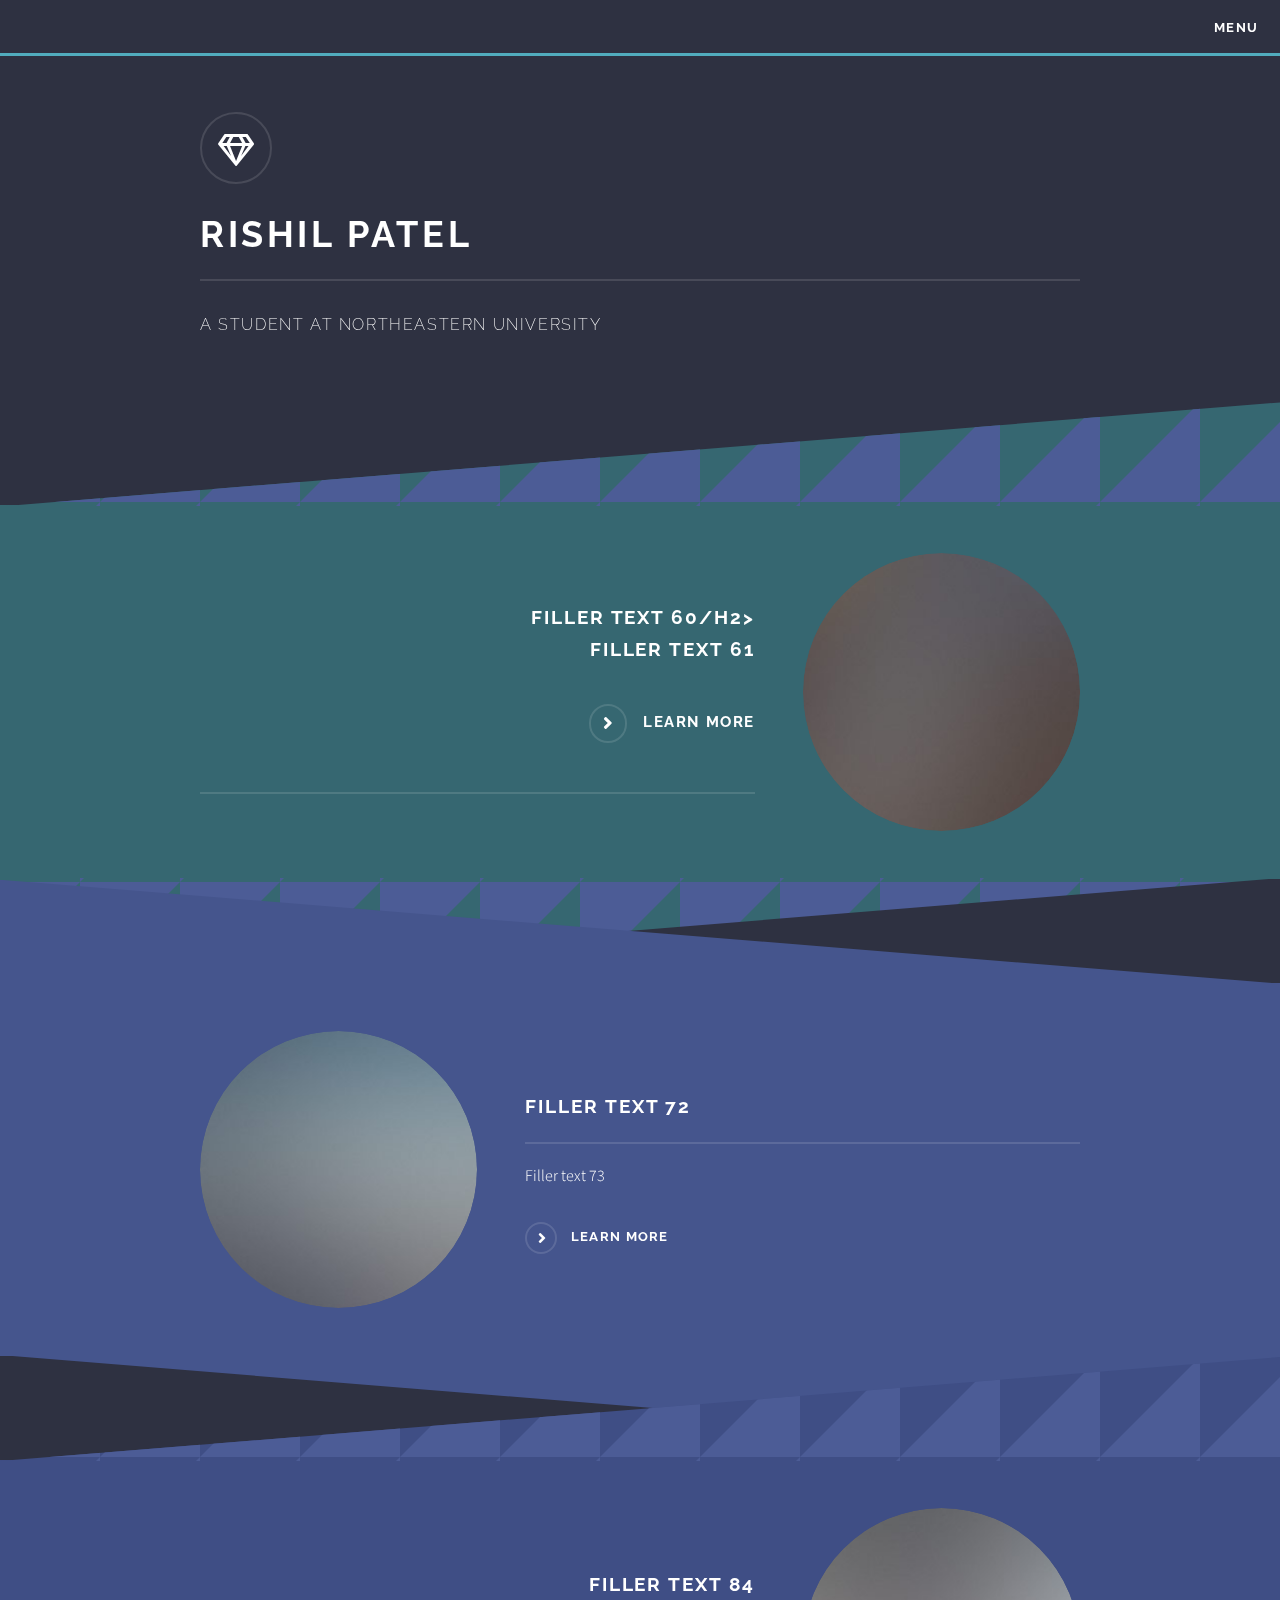
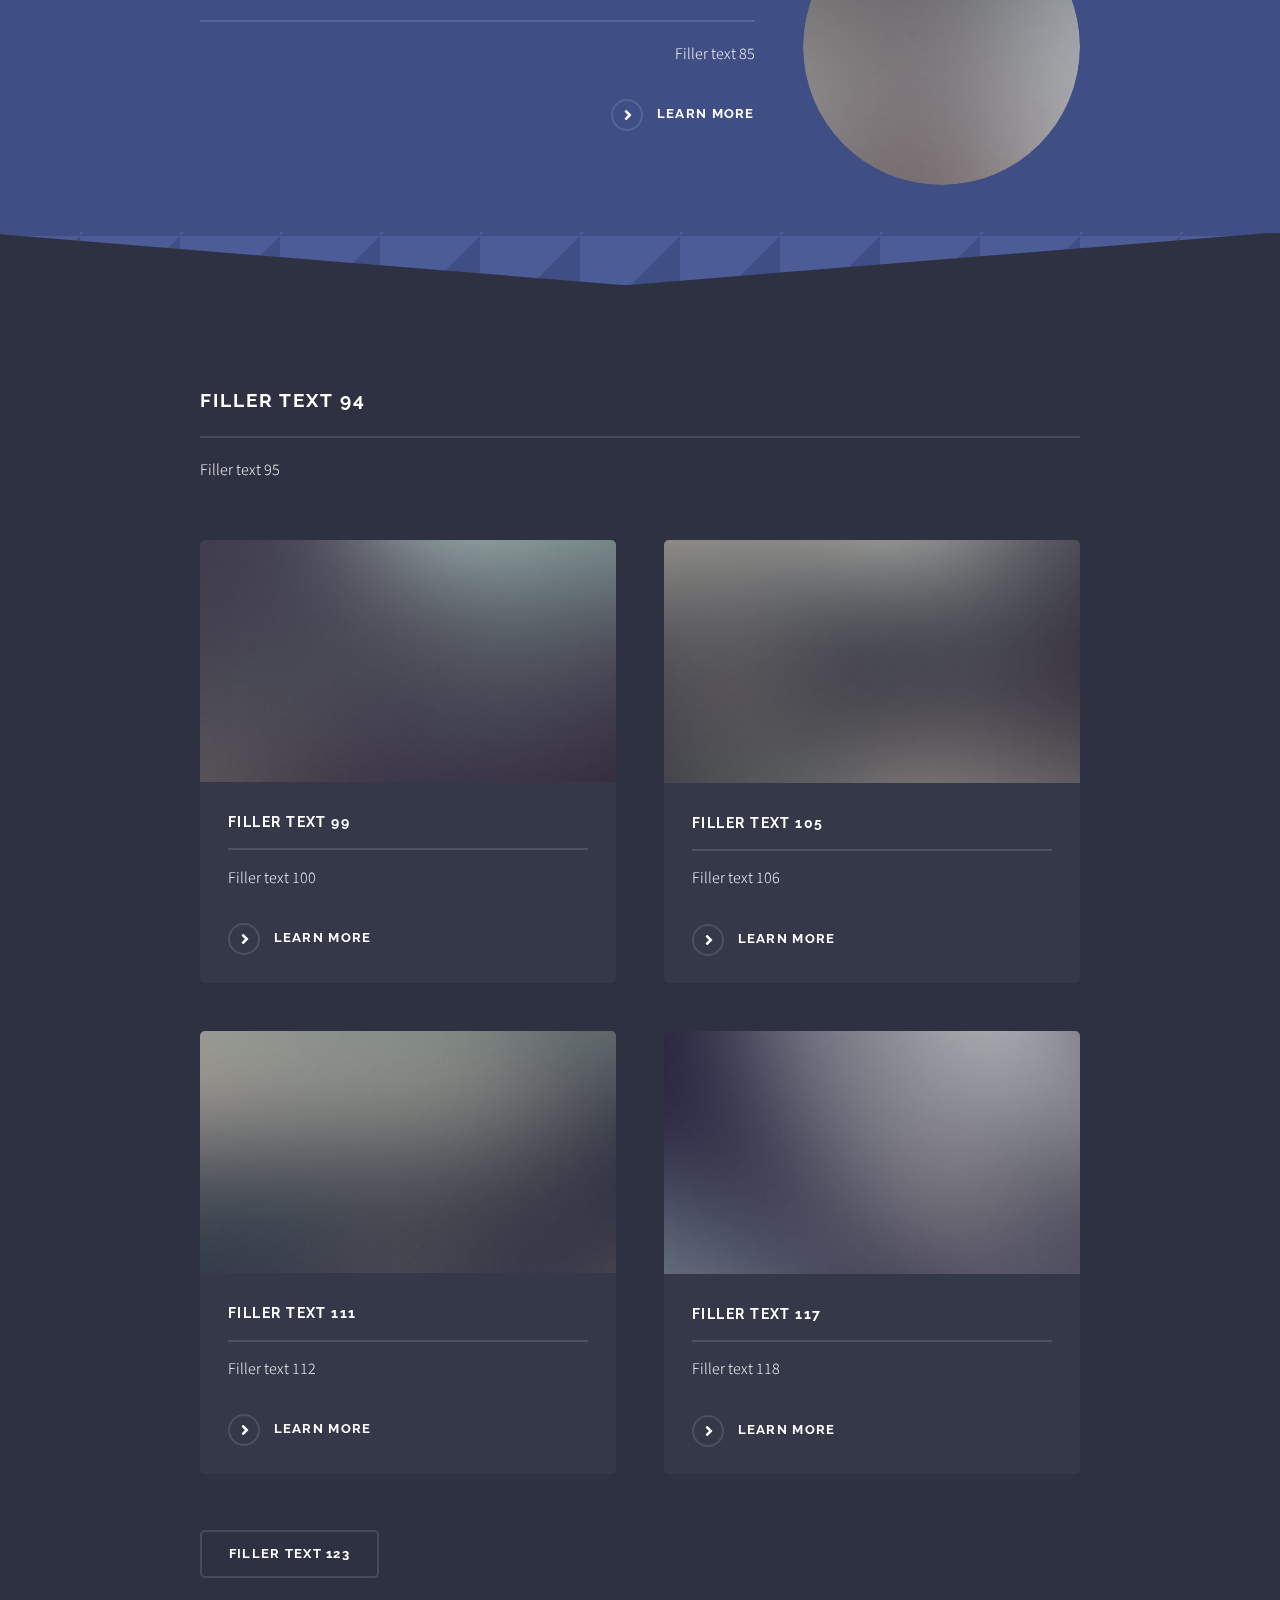
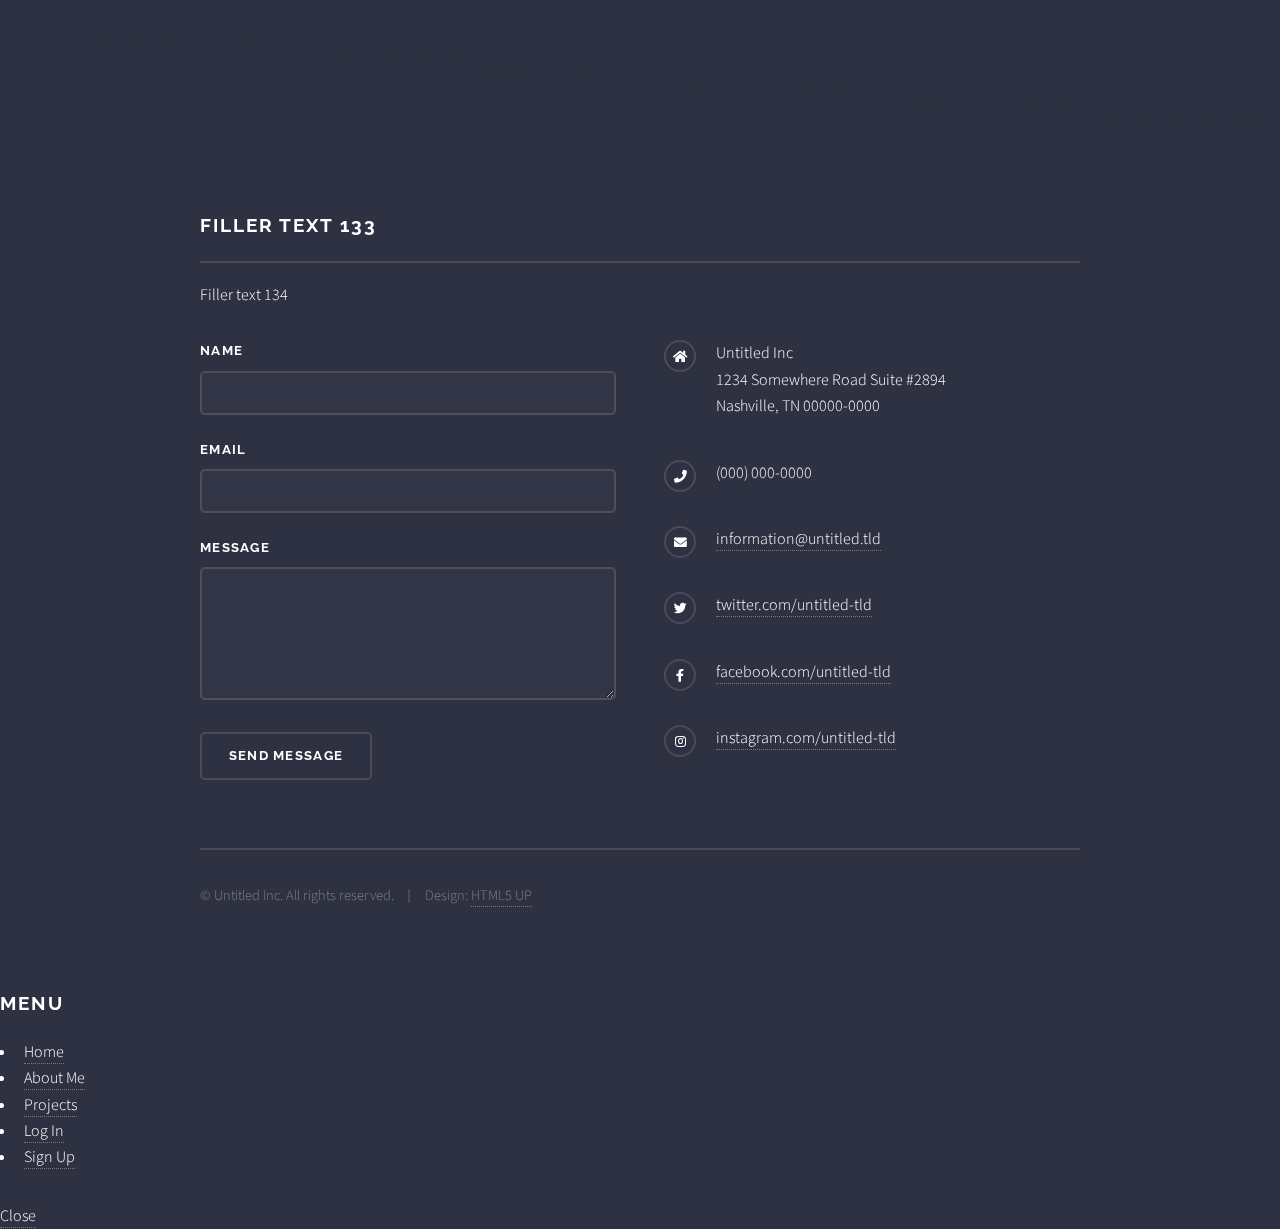
<file: index.html>
<!DOCTYPE HTML>
<!--
	Solid State by HTML5 UP
	html5up.net | @ajlkn
	Free for personal and commercial use under the CCA 3.0 license (html5up.net/license)
-->
<html>
	<head>
		<title>Rishil Patel</title>
		<meta charset="utf-8" />
		<meta name="viewport" content="width=device-width, initial-scale=1, user-scalable=no" />
		<link rel="stylesheet" href="assets/css/main.css" />
		<noscript><link rel="stylesheet" href="assets/css/noscript.css" /></noscript>
	</head>
	<body class="is-preload">

		<!-- Page Wrapper -->
			<div id="page-wrapper">

				<!-- Header -->
					<header id="header" class="alt">
						<h1><a href="index.html">Rishil Patel</a></h1>
						<nav>
							<a href="#menu">Menu</a>
						</nav>
					</header>

				<!-- Menu -->
					<nav id="menu">
						<div class="inner">
							<h2>Menu</h2>
							<ul class="links">
								<li><a href="index.html">Home</a></li>
								<li><a href="generic.html">About Me</a></li>
								<li><a href="elements.html">Projects</a></li>
								<li><a href="#">Log In</a></li>
								<li><a href="#">Sign Up</a></li>
							</ul>
							<a href="#" class="close">Close</a>
						</div>
					</nav>

				<!-- Banner -->
					<section id="banner">
						<div class="inner">
							<div class="logo"><span class="icon fa-gem"></span></div>
							<h2>Rishil Patel</h2>
							<p>A student at Northeastern University</p>
						</div>
					</section>

				<!-- Wrapper -->
					<section id="wrapper">

						<!-- One -->
							<section id="one" class="wrapper spotlight style1">
								<div class="inner">
									<a href="#" class="image"><img src="images/pic01.jpg" alt="" /></a>
									<div class="content">
										<h2 class="major">Filler text 60/h2>
										<p>Filler text 61</p>
										<a href="#" class="special">Learn more</a>
									</div>
								</div>
							</section>

						<!-- Two -->
							<section id="two" class="wrapper alt spotlight style2">
								<div class="inner">
									<a href="#" class="image"><img src="images/pic02.jpg" alt="" /></a>
									<div class="content">
										<h2 class="major">Filler text 72</h2>
										<p>Filler text 73</p>
										<a href="#" class="special">Learn more</a>
									</div>
								</div>
							</section>

						<!-- Three -->
							<section id="three" class="wrapper spotlight style3">
								<div class="inner">
									<a href="#" class="image"><img src="images/pic03.jpg" alt="" /></a>
									<div class="content">
										<h2 class="major">Filler text 84</h2>
										<p>Filler text 85</p>
										<a href="#" class="special">Learn more</a>
									</div>
								</div>
							</section>

						<!-- Four -->
							<section id="four" class="wrapper alt style1">
								<div class="inner">
									<h2 class="major">Filler text 94</h2>
									<p>Filler text 95</p>
									<section class="features">
										<article>
											<a href="#" class="image"><img src="images/pic04.jpg" alt="" /></a>
											<h3 class="major">Filler text 99</h3>
											<p>Filler text 100</p>
											<a href="#" class="special">Learn more</a>
										</article>
										<article>
											<a href="#" class="image"><img src="images/pic05.jpg" alt="" /></a>
											<h3 class="major">Filler text 105</h3>
											<p>Filler text 106</p>
											<a href="#" class="special">Learn more</a>
										</article>
										<article>
											<a href="#" class="image"><img src="images/pic06.jpg" alt="" /></a>
											<h3 class="major">Filler text 111</h3>
											<p>Filler text 112</p>
											<a href="#" class="special">Learn more</a>
										</article>
										<article>
											<a href="#" class="image"><img src="images/pic07.jpg" alt="" /></a>
											<h3 class="major">Filler text 117</h3>
											<p>Filler text 118</p>
											<a href="#" class="special">Learn more</a>
										</article>
									</section>
									<ul class="actions">
										<li><a href="#" class="button">Filler text 123</a></li>
									</ul>
								</div>
							</section>

					</section>

				<!-- Footer -->
					<section id="footer">
						<div class="inner">
							<h2 class="major">Filler text 133</h2>
							<p>Filler text 134</p>
							<form method="post" action="#">
								<div class="fields">
									<div class="field">
										<label for="name">Name</label>
										<input type="text" name="name" id="name" />
									</div>
									<div class="field">
										<label for="email">Email</label>
										<input type="email" name="email" id="email" />
									</div>
									<div class="field">
										<label for="message">Message</label>
										<textarea name="message" id="message" rows="4"></textarea>
									</div>
								</div>
								<ul class="actions">
									<li><input type="submit" value="Send Message" /></li>
								</ul>
							</form>
							<ul class="contact">
								<li class="icon solid fa-home">
									Untitled Inc<br />
									1234 Somewhere Road Suite #2894<br />
									Nashville, TN 00000-0000
								</li>
								<li class="icon solid fa-phone">(000) 000-0000</li>
								<li class="icon solid fa-envelope"><a href="#">information@untitled.tld</a></li>
								<li class="icon brands fa-twitter"><a href="#">twitter.com/untitled-tld</a></li>
								<li class="icon brands fa-facebook-f"><a href="#">facebook.com/untitled-tld</a></li>
								<li class="icon brands fa-instagram"><a href="#">instagram.com/untitled-tld</a></li>
							</ul>
							<ul class="copyright">
								<li>&copy; Untitled Inc. All rights reserved.</li><li>Design: <a href="http://html5up.net">HTML5 UP</a></li>
							</ul>
						</div>
					</section>

			</div>

		<!-- Scripts -->
			<script src="assets/js/jquery.min.js"></script>
			<script src="assets/js/jquery.scrollex.min.js"></script>
			<script src="assets/js/browser.min.js"></script>
			<script src="assets/js/breakpoints.min.js"></script>
			<script src="assets/js/util.js"></script>
			<script src="assets/js/main.js"></script>

	</body>
</html>
</file>
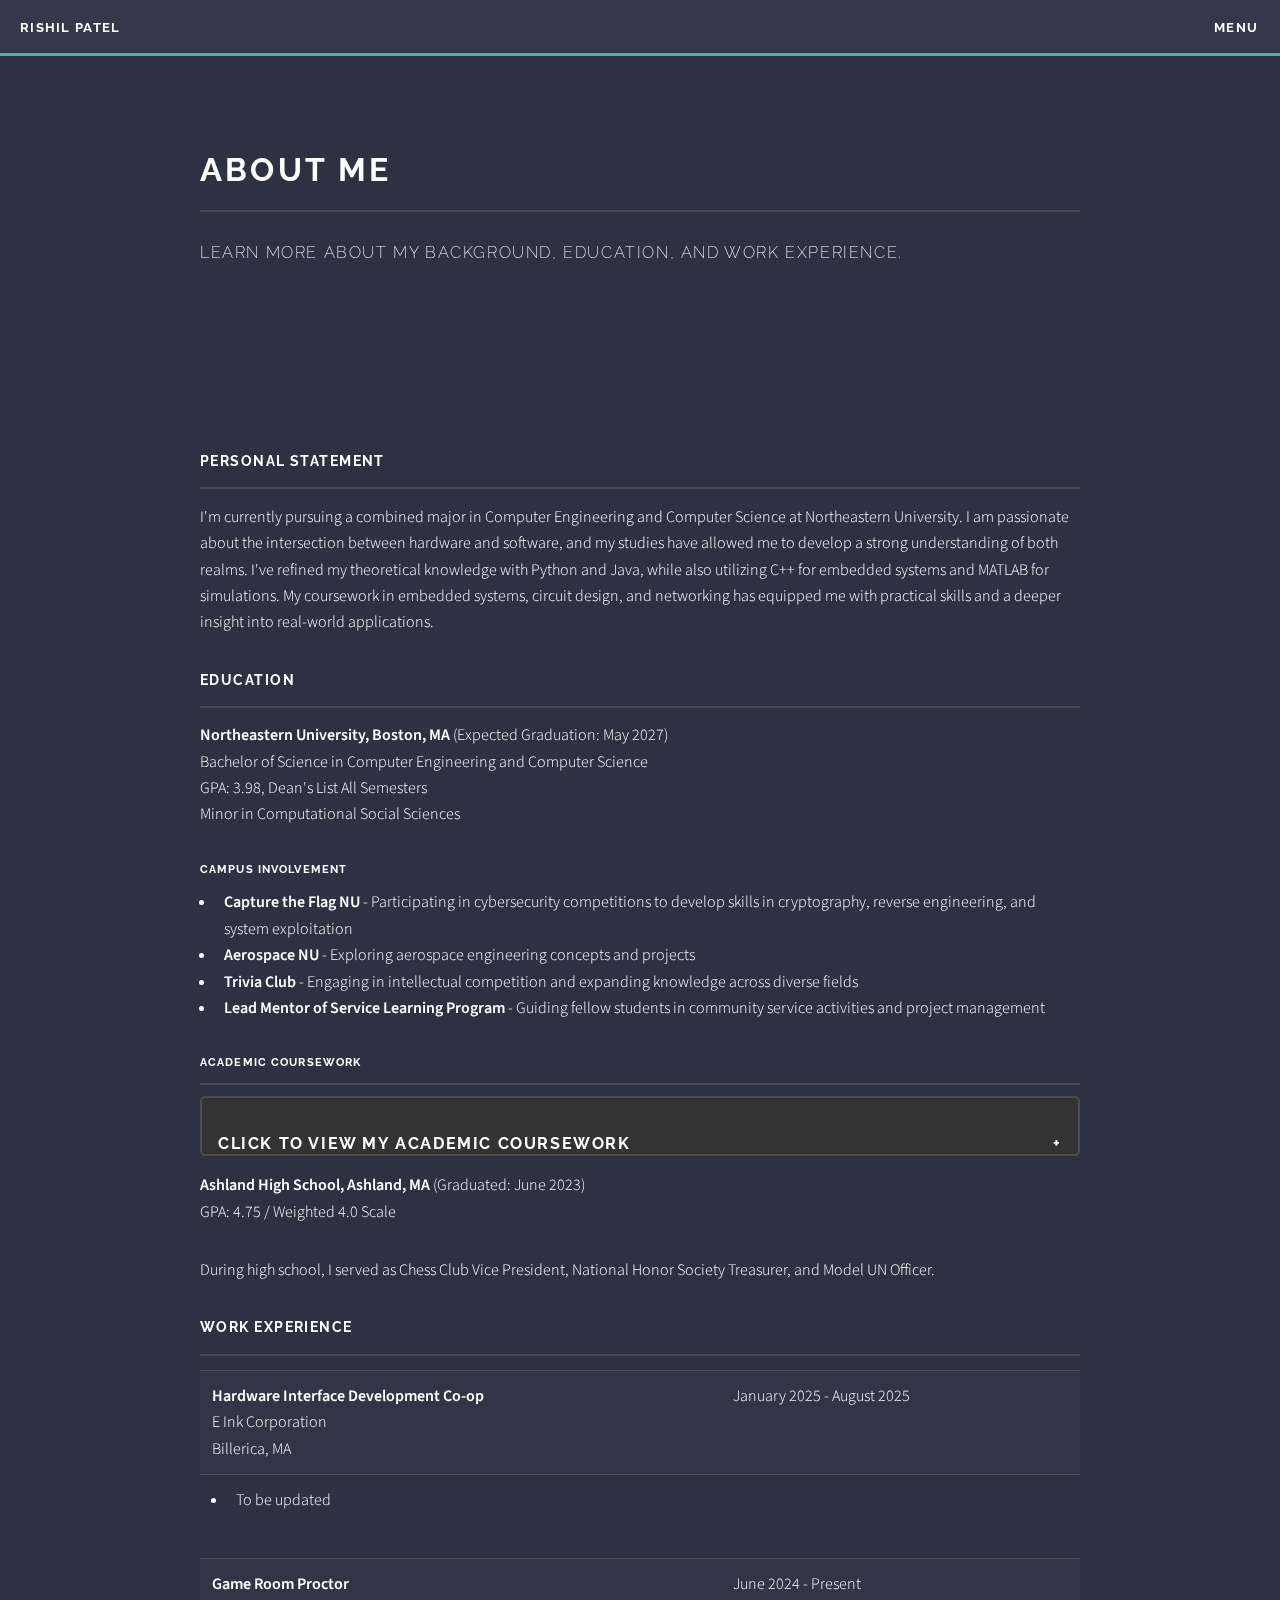
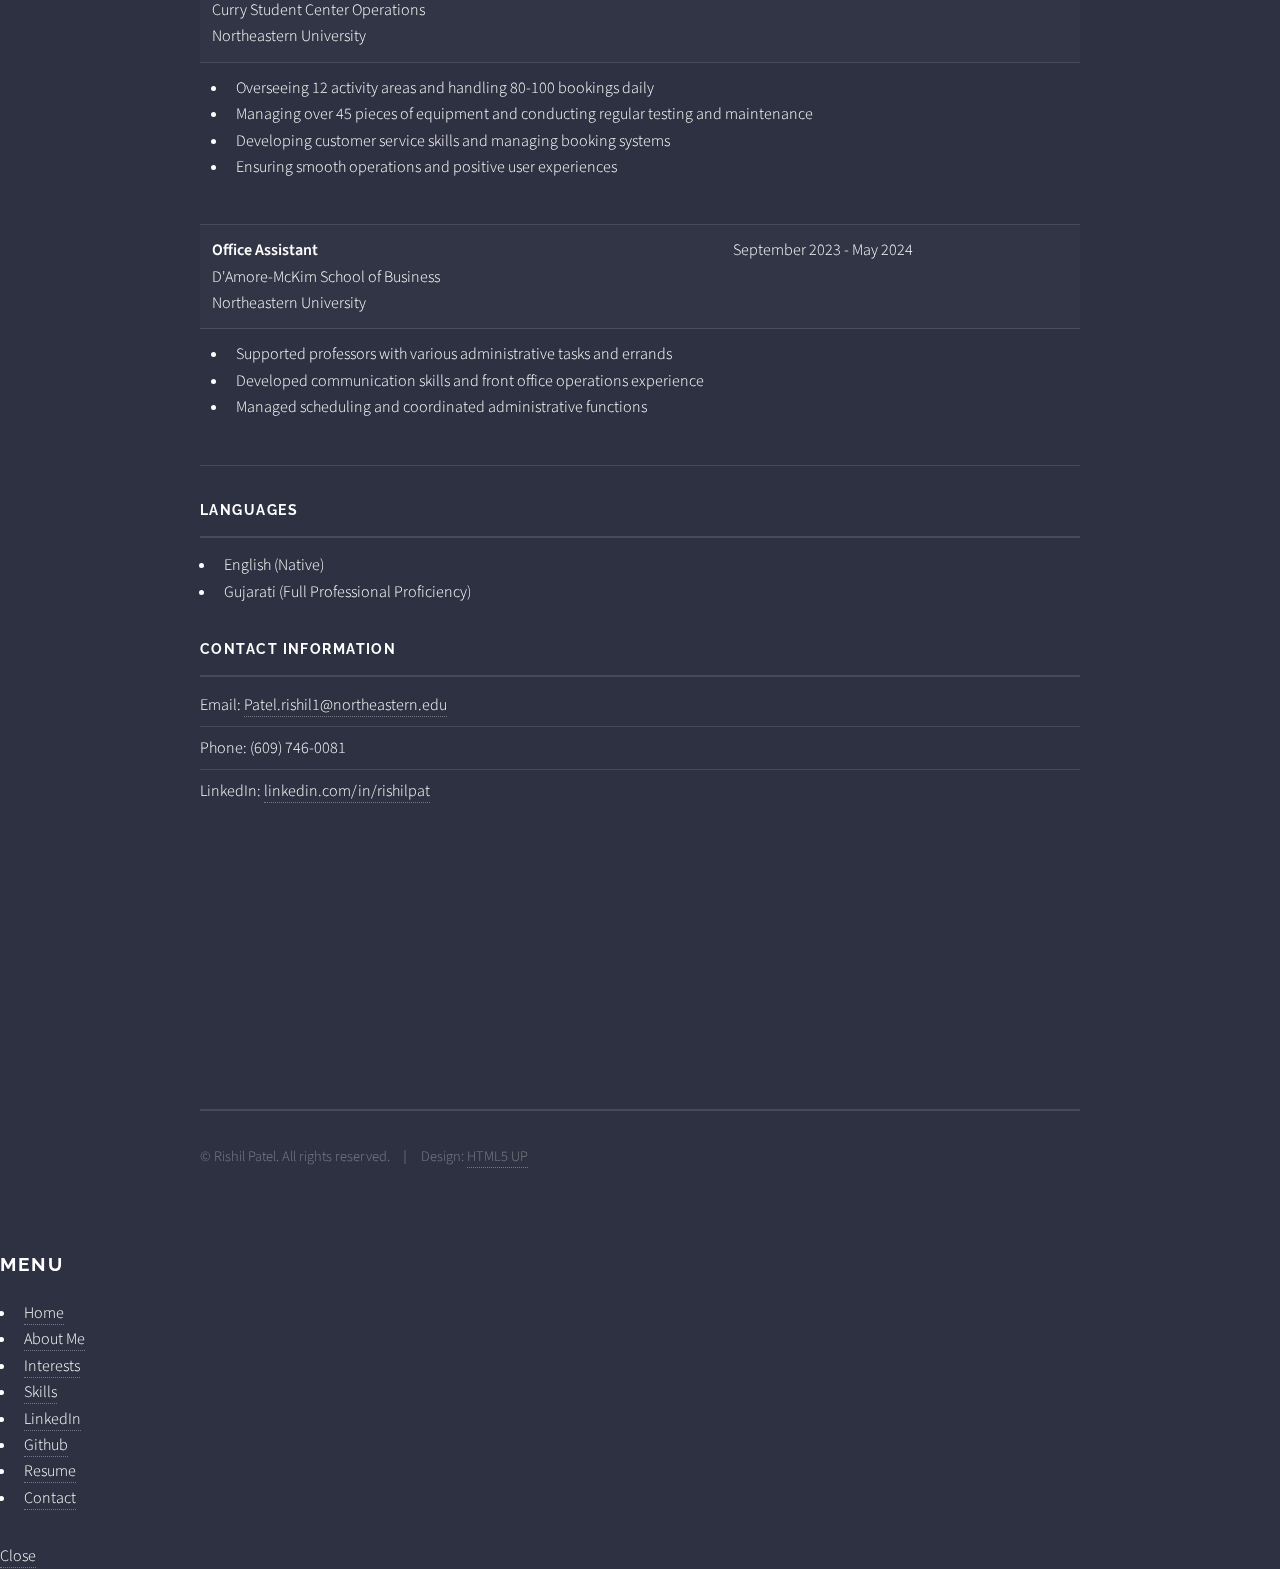
<file: about.html>
<!DOCTYPE HTML>
<!--
	Solid State by HTML5 UP
	html5up.net | @ajlkn
	Free for personal and commercial use under the CCA 3.0 license (html5up.net/license)
-->
<html>
	<head>
		<title>About Me - Rishil Patel</title>
		<meta charset="utf-8" />
		<meta name="viewport" content="width=device-width, initial-scale=1, user-scalable=no" />
		<link rel="stylesheet" href="assets/css/main.css" />
		<noscript><link rel="stylesheet" href="assets/css/noscript.css" /></noscript>
		<style>
			.collapsible {
				background-color: #333;
				color: white;
				cursor: pointer;
				padding: 18px;
				width: 100%;
				border: none;
				text-align: left;
				outline: none;
				font-size: 1em;
				margin-bottom: 1em;
			}
			
			.active, .collapsible:hover {
				background-color: #4e4e4e;
			}
			
			.collapsible:after {
				content: '\002B';
				color: white;
				font-weight: bold;
				float: right;
				margin-left: 5px;
			}
			
			.active:after {
				content: "\2212";
			}
			
			.course-content {
				padding: 0 18px;
				max-height: 0;
				overflow: hidden;
				transition: max-height 0.2s ease-out;
				background-color: #1e1e1e;
			}
		</style>
	</head>
	<body class="is-preload">

		<!-- Page Wrapper -->
			<div id="page-wrapper">

				<!-- Header -->
					<header id="header">
						<h1><a href="index.html">Rishil Patel</a></h1>
						<nav>
							<a href="#menu">Menu</a>
						</nav>
					</header>

				<!-- Menu -->
					<nav id="menu">
						<div class="inner">
							<h2>Menu</h2>
							<ul class="links">
								<li><a href="index.html">Home</a></li>
								<li><a href="about.html">About Me</a></li>
								<li><a href="interests.html">Interests</a></li>
								<li><a href="skills.html">Skills</a></li>
								<li><a href="https://www.linkedin.com/in/rishilpat/">LinkedIn</a></li>
								<li><a href="https://github.com/RishilPat">Github</a></li>
								<li><a href="Patel_Resume.pdf">Resume</a></li>
								<li><a href="mailto:Patel.rishil1@northeastern.edu">Contact</a></li>
							</ul>
							<a href="#" class="close">Close</a>
						</div>
					</nav>

				<!-- Wrapper -->
					<section id="wrapper">
						<header>
							<div class="inner">
								<h2>About Me</h2>
								<p>Learn more about my background, education, and work experience.</p>
							</div>
						</header>

						<!-- Content -->
							<div class="wrapper">
								<div class="inner">
                                    <h3 class="major">Personal Statement</h3>
                                    <p>I'm currently pursuing a combined major in Computer Engineering and Computer Science at Northeastern University. I am passionate about the intersection between hardware and software, and my studies have allowed me to develop a strong understanding of both realms. I've refined my theoretical knowledge with Python and Java, while also utilizing C++ for embedded systems and MATLAB for simulations. My coursework in embedded systems, circuit design, and networking has equipped me with practical skills and a deeper insight into real-world applications.</p>
                                
									<h3 class="major">Education</h3>
									<p><strong>Northeastern University, Boston, MA</strong> (Expected Graduation: May 2027)<br>
									Bachelor of Science in Computer Engineering and Computer Science<br>
									GPA: 3.98, Dean's List All Semesters<br>
									Minor in Computational Social Sciences</p>
									
									<h4>Campus Involvement</h4>
									<ul>
										<li><strong>Capture the Flag NU</strong> - Participating in cybersecurity competitions to develop skills in cryptography, reverse engineering, and system exploitation</li>
										<li><strong>Aerospace NU</strong> - Exploring aerospace engineering concepts and projects</li>
										<li><strong>Trivia Club</strong> - Engaging in intellectual competition and expanding knowledge across diverse fields</li>
										<li><strong>Lead Mentor of Service Learning Program</strong> - Guiding fellow students in community service activities and project management</li>
									</ul>
									
									<h4 class="major">Academic Coursework</h4>
                                    <button class="collapsible">Click to view my academic coursework</button>
                                    <div class="course-content">
                                        <h5>Completed Courses</h5>
                                        <div class="table-wrapper">
                                            <table>
                                                <thead>
                                                    <tr>
                                                        <th>Course Code</th>
                                                        <th>Course Title</th>
                                                        <th>Key Focus Areas</th>
                                                    </tr>
                                                </thead>
                                                <tbody>
                                                    <tr>
                                                        <td>EECE 2150</td>
                                                        <td>Circuits and Signals: Biomedical Applications</td>
                                                        <td>Analog circuits, signal processing, op-amp design, biomedical instrumentation</td>
                                                    </tr>
                                                    <tr>
                                                        <td>EECE 2160</td>
                                                        <td>Embedded Design: Enabling Robotics</td>
                                                        <td>FPGA, DE1SoC, robotic control systems, HPS, hardware-software integration</td>
                                                    </tr>
                                                    <tr>
                                                        <td>EECE 2540</td>
                                                        <td>Fundamentals of Networks</td>
                                                        <td>Network protocols, routing, client-server architecture, network security</td>
                                                    </tr>
                                                    <tr>
                                                        <td>CS 2500/2501</td>
                                                        <td>Fundamentals of Computer Science 1</td>
                                                        <td>Programming fundamentals, algorithmic thinking, problem-solving, data structures</td>
                                                    </tr>
                                                    <tr>
                                                        <td>CS 2510/2511</td>
                                                        <td>Fundamentals of Computer Science 2</td>
                                                        <td>Advanced data structures, algorithms, OOP principles, software design</td>
                                                    </tr>
                                                    <tr>
                                                        <td>CS 1800/1802</td>
                                                        <td>Discrete Structures</td>
                                                        <td>Mathematical foundations, logic, set theory, algorithms, computational theory</td>
                                                    </tr>
                                                    <tr>
                                                        <td>CY 2550</td>
                                                        <td>Foundations of Cybersecurity</td>
                                                        <td>Security principles, Bash scripting, cryptography, system security</td>
                                                    </tr>
                                                    <tr>
                                                        <td>MATH 2341</td>
                                                        <td>Differential Equations and Linear Algebra</td>
                                                        <td>Mathematical modeling, systems of equations, eigenvalues, engineering applications</td>
                                                    </tr>
                                                    <tr>
                                                        <td>GE 1501/1502</td>
                                                        <td>Cornerstone of Engineering 1 & 2</td>
                                                        <td>MATLAB, SOLIDWORKS, AutoCAD, Arduino, 3D printing (FDM), engineering design</td>
                                                    </tr>
                                                    <tr>
                                                        <td>PHYS 1151-1153</td>
                                                        <td>Physics for Engineering 1</td>
                                                        <td>Mechanics, kinematics, energy, rotational motion, oscillations</td>
                                                    </tr>
                                                    <tr>
                                                        <td>PHYS 1155-1157</td>
                                                        <td>Physics for Engineering 2</td>
                                                        <td>Electromagnetism, circuits, waves, optics, modern physics</td>
                                                    </tr>
                                                    <tr>
                                                        <td>CHEM 1151</td>
                                                        <td>General Chemistry for Engineers</td>
                                                        <td>Chemical principles, thermodynamics, materials science, engineering applications</td>
                                                    </tr>
                                                    <tr>
                                                        <td>MATH 1342</td>
                                                        <td>Calculus 2 for Science/Engineering</td>
                                                        <td>Integration techniques, series, parametric equations, applications in engineering</td>
                                                    </tr>
                                                </tbody>
                                            </table>
                                        </div>
                                        
                                        <h5>Planned Future Courses (Fall 2025)</h5>
                                        <div class="table-wrapper">
                                            <table>
                                                <thead>
                                                    <tr>
                                                        <th>Course Code</th>
                                                        <th>Course Title</th>
                                                        <th>Expected Focus Areas</th>
                                                    </tr>
                                                </thead>
                                                <tbody>
                                                    <tr>
                                                        <td>CS 3100/3101</td>
                                                        <td>Program Design & Implementation 2</td>
                                                        <td>Advanced programming techniques, software architecture, systems programming</td>
                                                    </tr>
                                                    <tr>
                                                        <td>CS 3650</td>
                                                        <td>Computer Systems</td>
                                                        <td>Computer architecture, operating systems, memory management, system performance</td>
                                                    </tr>
                                                    <tr>
                                                        <td>EECE 2520</td>
                                                        <td>Fundamentals of Linear Systems</td>
                                                        <td>Signal processing, feedback systems, stability analysis, transform methods</td>
                                                    </tr>
                                                    <tr>
                                                        <td>EECE 2750</td>
                                                        <td>Enabling Engineering</td>
                                                        <td>Assistive technology, human-centered design, interdisciplinary problem-solving</td>
                                                    </tr>
                                                </tbody>
                                            </table>
                                        </div>
                                    </div>
                                    
                                    <p><strong>Ashland High School, Ashland, MA</strong> (Graduated: June 2023)<br>
									GPA: 4.75 / Weighted 4.0 Scale</p>
                                    <p>During high school, I served as Chess Club Vice President, National Honor Society Treasurer, and Model UN Officer.</p>

									<h3 class="major">Work Experience</h3>
									<div class="table-wrapper">
										<table>
											<tbody>
												<tr>
													<td><strong>Hardware Interface Development Co-op</strong><br>E Ink Corporation<br>Billerica, MA</td>
													<td>January 2025 - August 2025</td>
												</tr>
												<tr>
													<td colspan="2">
														<ul>
															<li>To be updated</li>
														</ul>
													</td>
												</tr>
                                                <tr>
													<td><strong>Game Room Proctor</strong><br>Curry Student Center Operations<br>Northeastern University</td>
													<td>June 2024 - Present</td>
												</tr>
												<tr>
													<td colspan="2">
														<ul>
															<li>Overseeing 12 activity areas and handling 80-100 bookings daily</li>
															<li>Managing over 45 pieces of equipment and conducting regular testing and maintenance</li>
                                                            <li>Developing customer service skills and managing booking systems</li>
                                                            <li>Ensuring smooth operations and positive user experiences</li>
														</ul>
													</td>
												</tr>
												<tr>
													<td><strong>Office Assistant</strong><br>D'Amore-McKim School of Business<br>Northeastern University</td>
													<td>September 2023 - May 2024</td>
												</tr>
												<tr>
													<td colspan="2">
														<ul>
															<li>Supported professors with various administrative tasks and errands</li>
                                                            <li>Developed communication skills and front office operations experience</li>
                                                            <li>Managed scheduling and coordinated administrative functions</li>
														</ul>
													</td>
												</tr>
											</tbody>
										</table>
									</div>

									<h3 class="major">Languages</h3>
									<ul>
										<li>English (Native)</li>
										<li>Gujarati (Full Professional Proficiency)</li>
									</ul>

									<h3 class="major">Contact Information</h3>
									<ul class="alt">
										<li>Email: <a href="mailto:Patel.rishil1@northeastern.edu">Patel.rishil1@northeastern.edu</a></li>
										<li>Phone: (609) 746-0081</li>
										<li>LinkedIn: <a href="https://www.linkedin.com/in/rishilpat/">linkedin.com/in/rishilpat</a></li>
									</ul>
								</div>
							</div>

					</section>

				<!-- Footer -->
					<section id="footer">
						<div class="inner">
							<ul class="copyright">
								<li>&copy; Rishil Patel. All rights reserved.</li><li>Design: <a href="https://html5up.net">HTML5 UP</a></li>
							</ul>
						</div>
					</section>

			</div>

		<!-- Scripts -->
			<script src="assets/js/jquery.min.js"></script>
			<script src="assets/js/jquery.scrollex.min.js"></script>
			<script src="assets/js/browser.min.js"></script>
			<script src="assets/js/breakpoints.min.js"></script>
			<script src="assets/js/util.js"></script>
			<script src="assets/js/main.js"></script>
            <script>
                var coll = document.getElementsByClassName("collapsible");
                var i;
                
                for (i = 0; i < coll.length; i++) {
                    coll[i].addEventListener("click", function() {
                        this.classList.toggle("active");
                        var content = this.nextElementSibling;
                        if (content.style.maxHeight){
                            content.style.maxHeight = null;
                        } else {
                            content.style.maxHeight = content.scrollHeight + "px";
                        }
                    });
                }
            </script>

	</body>
</html>
</file>
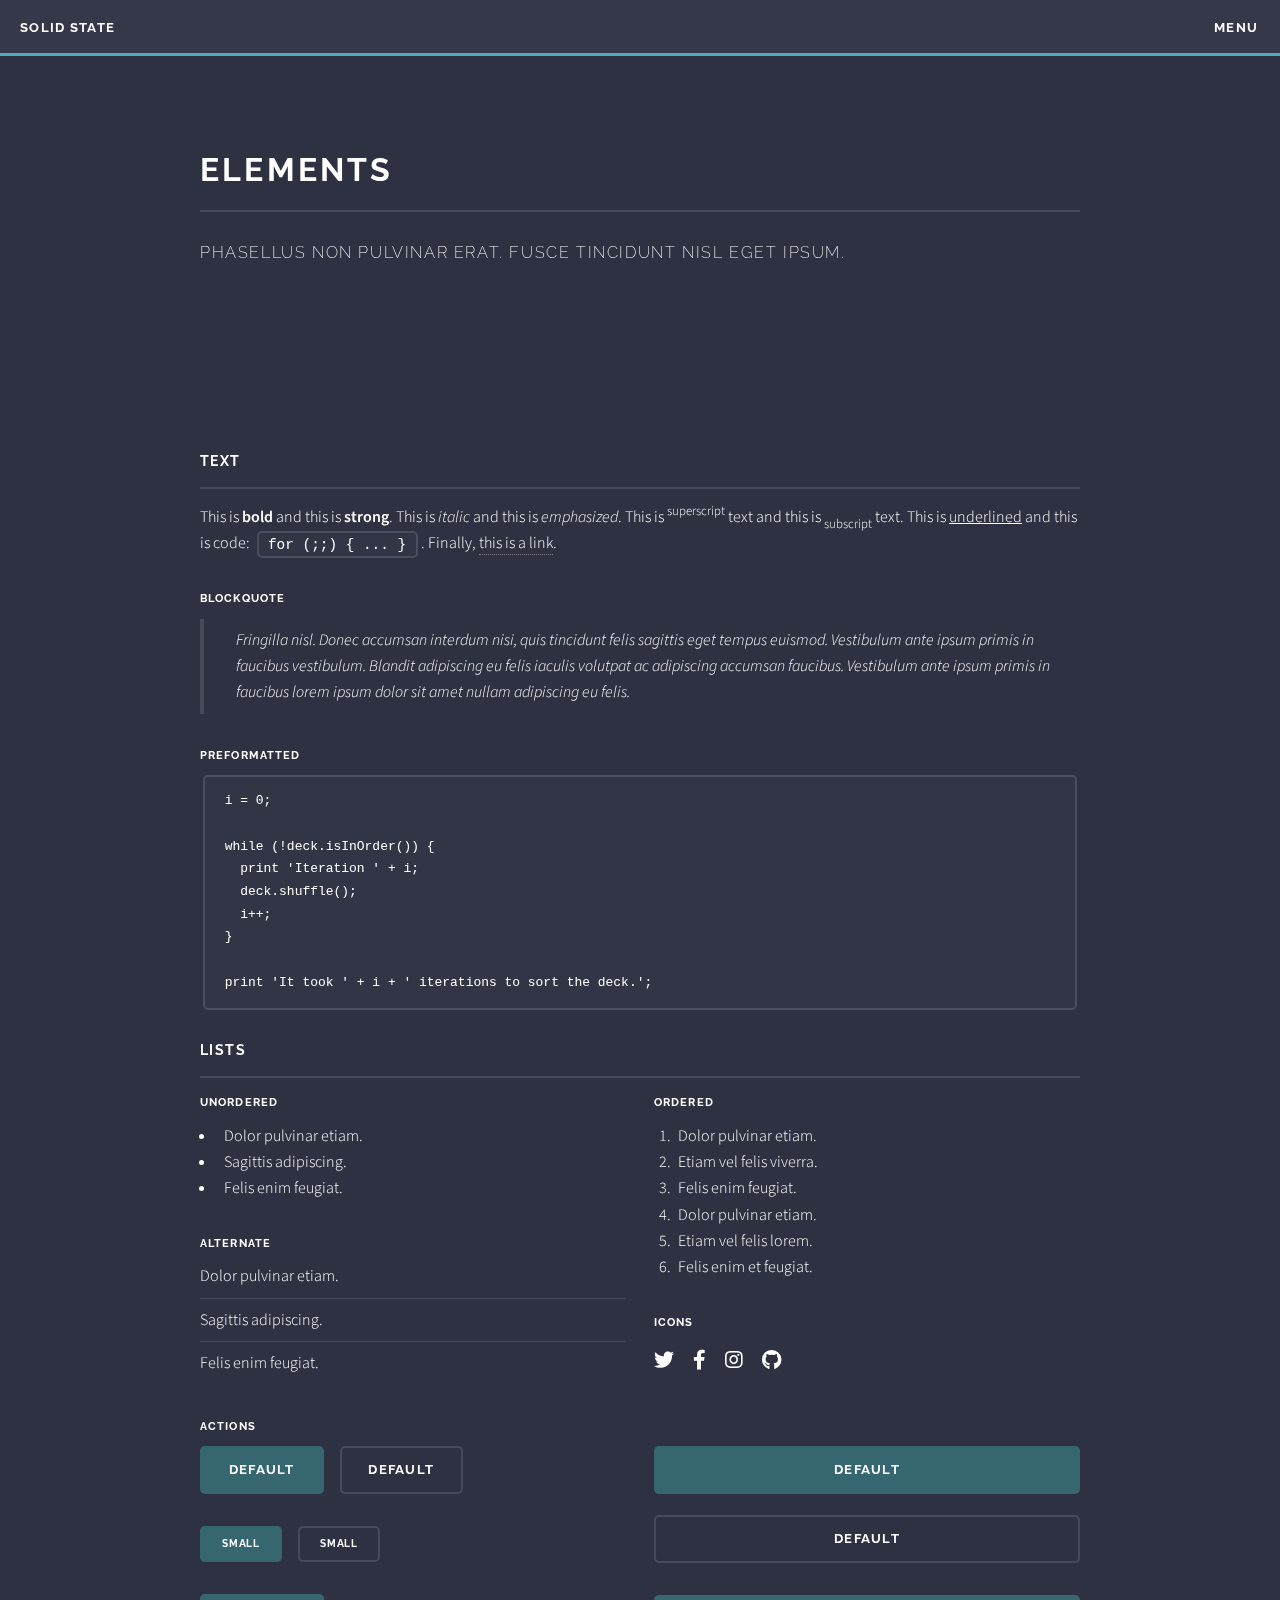
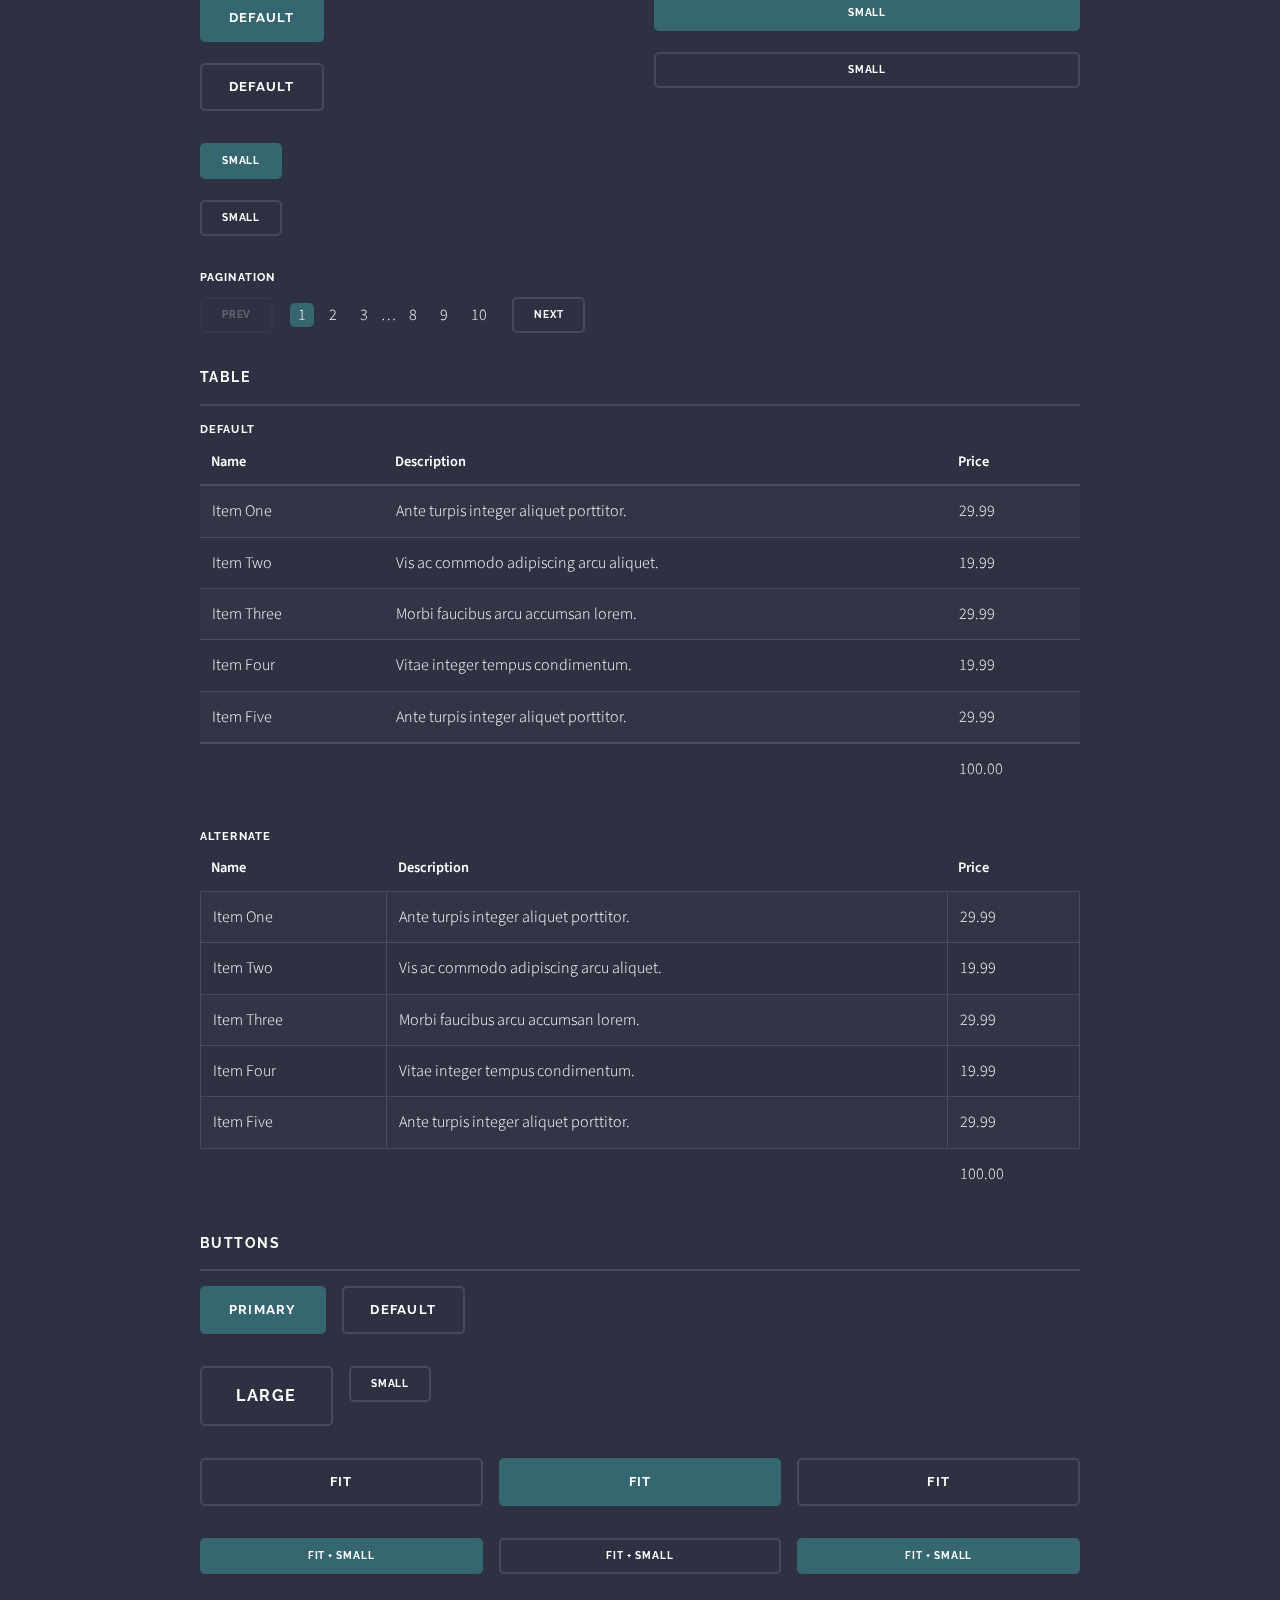
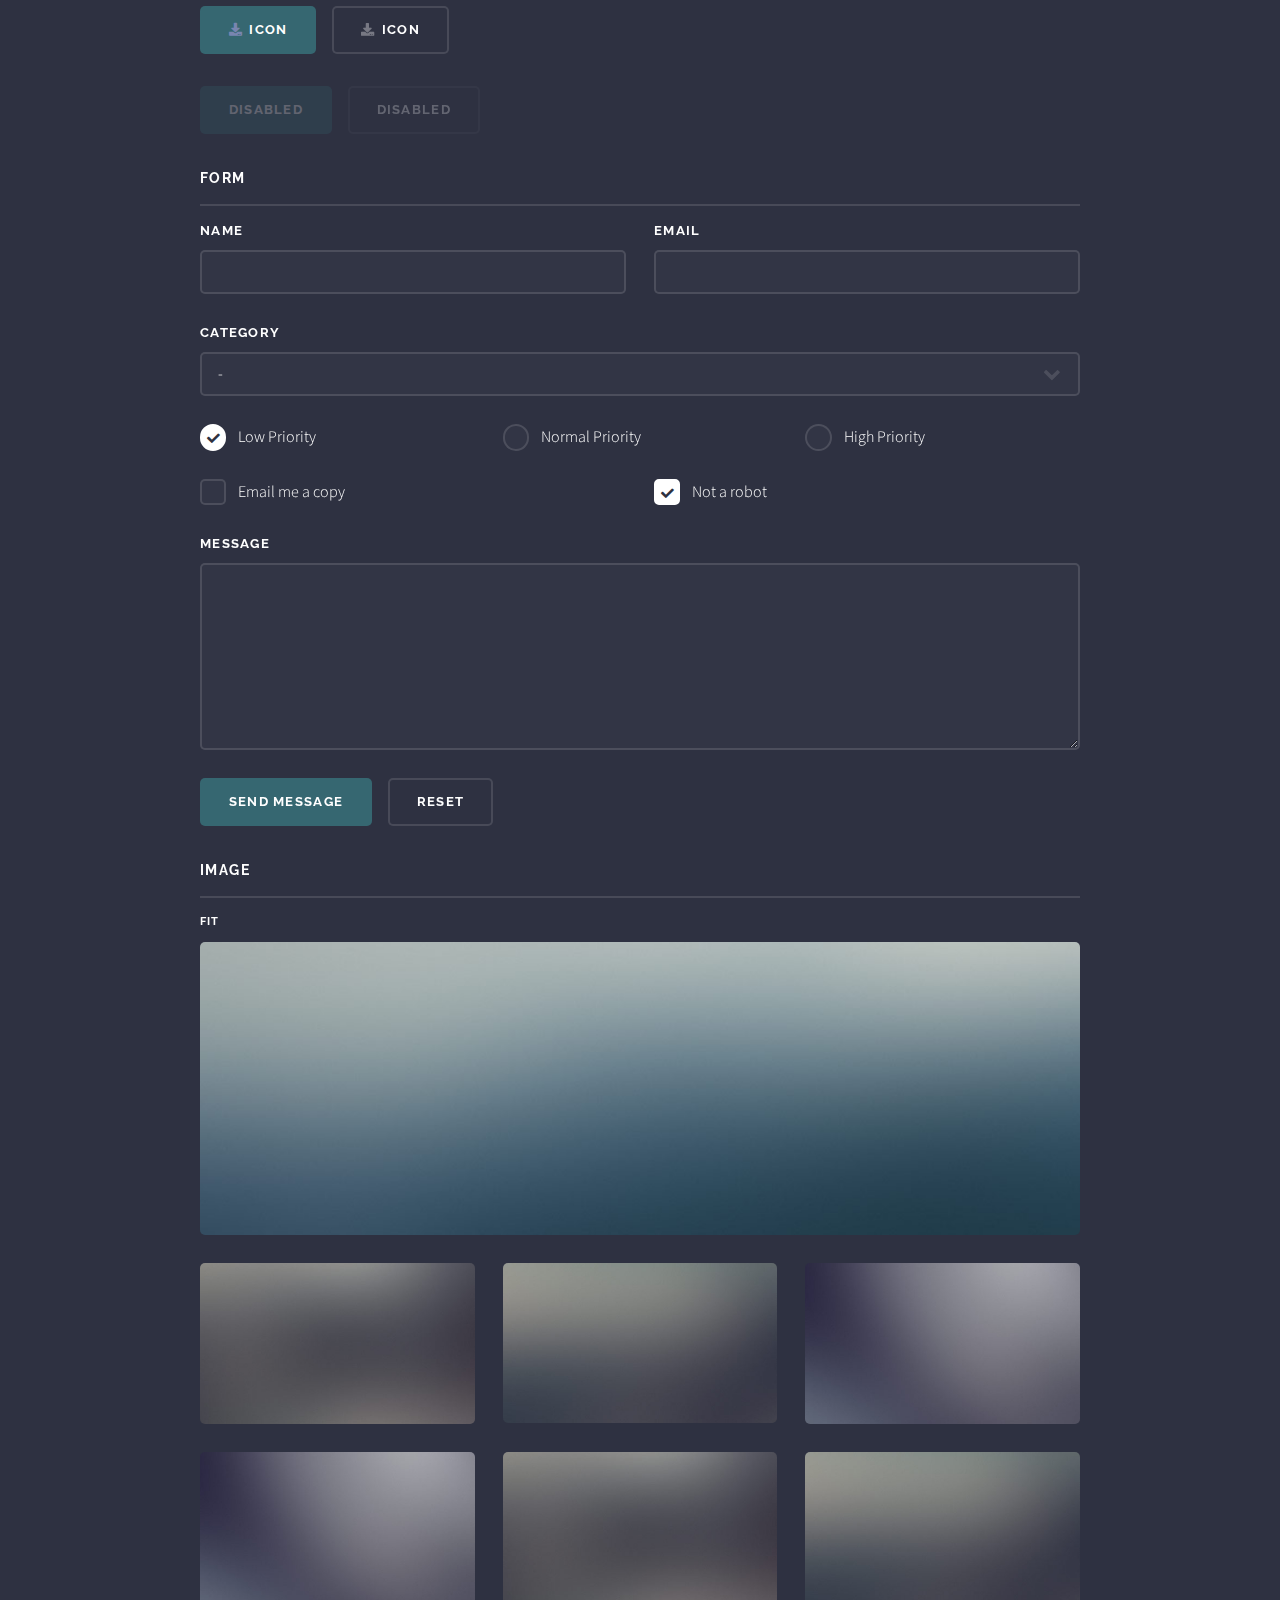
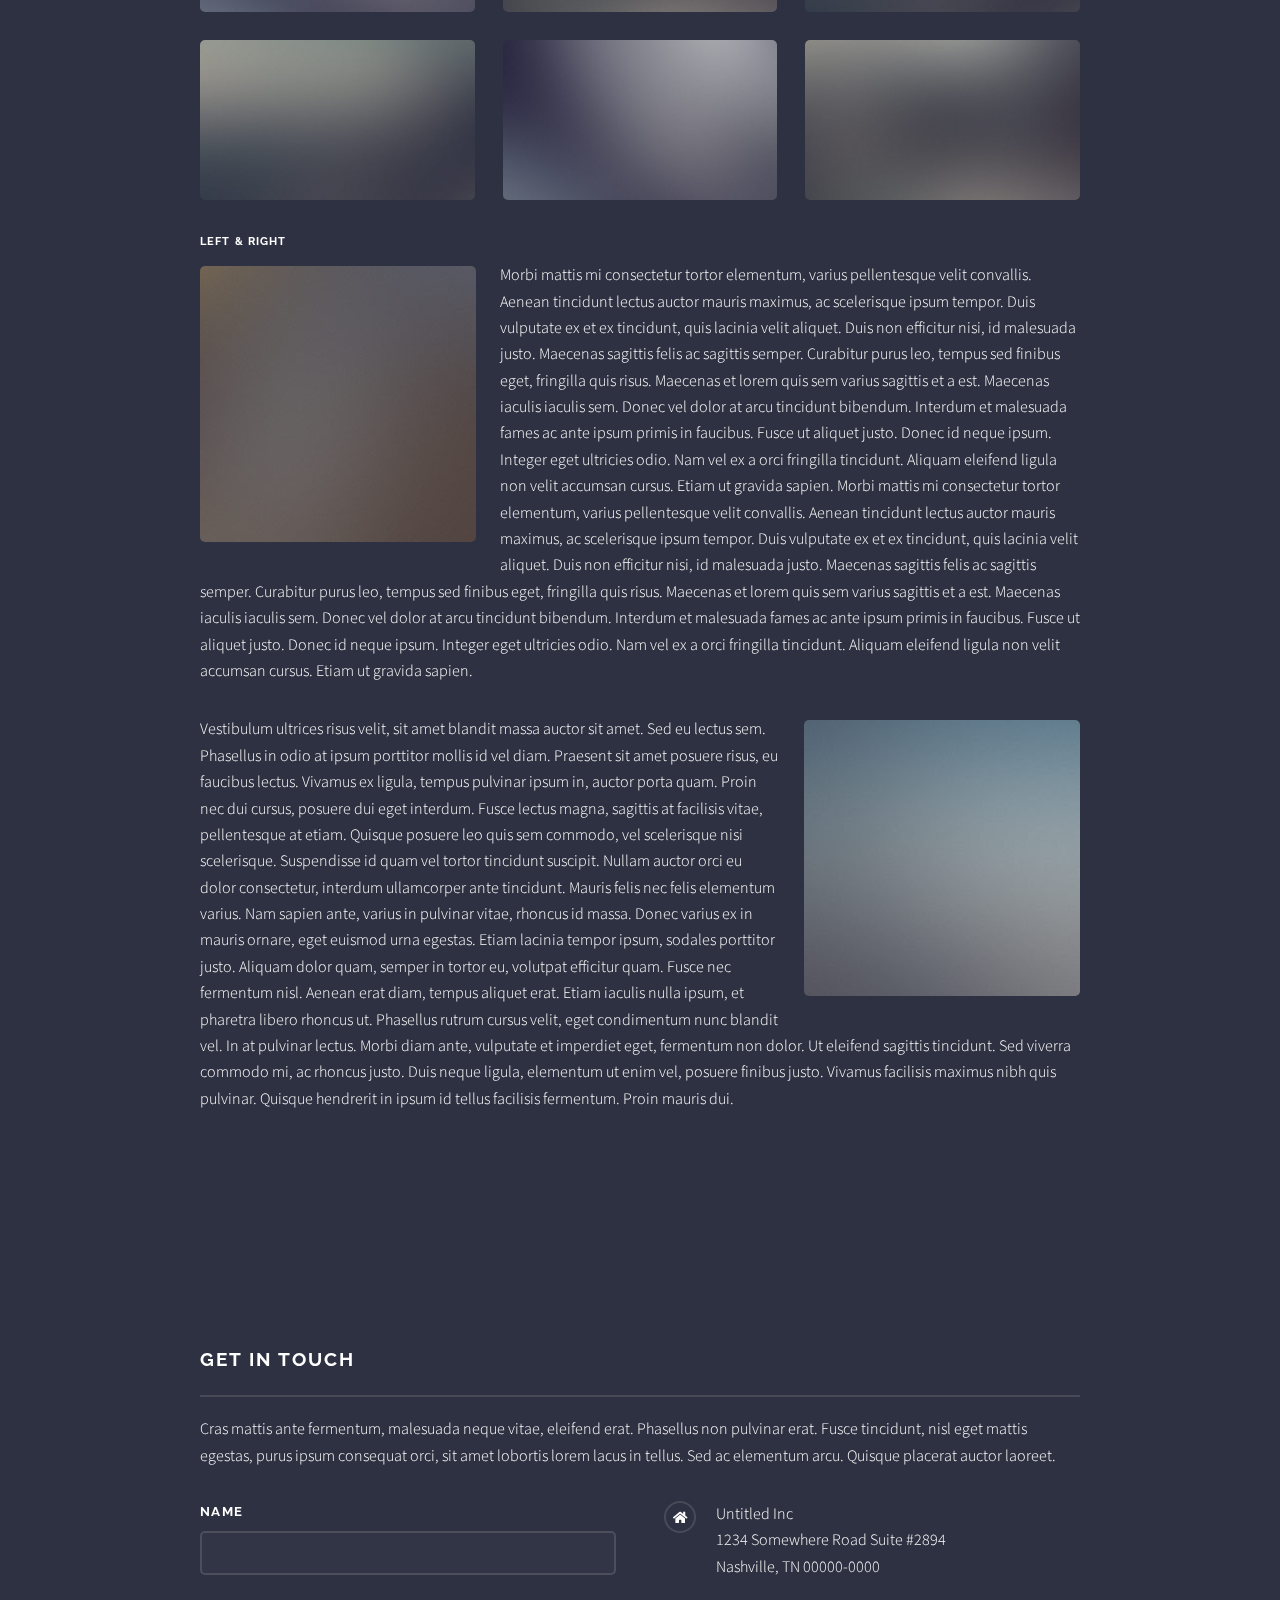
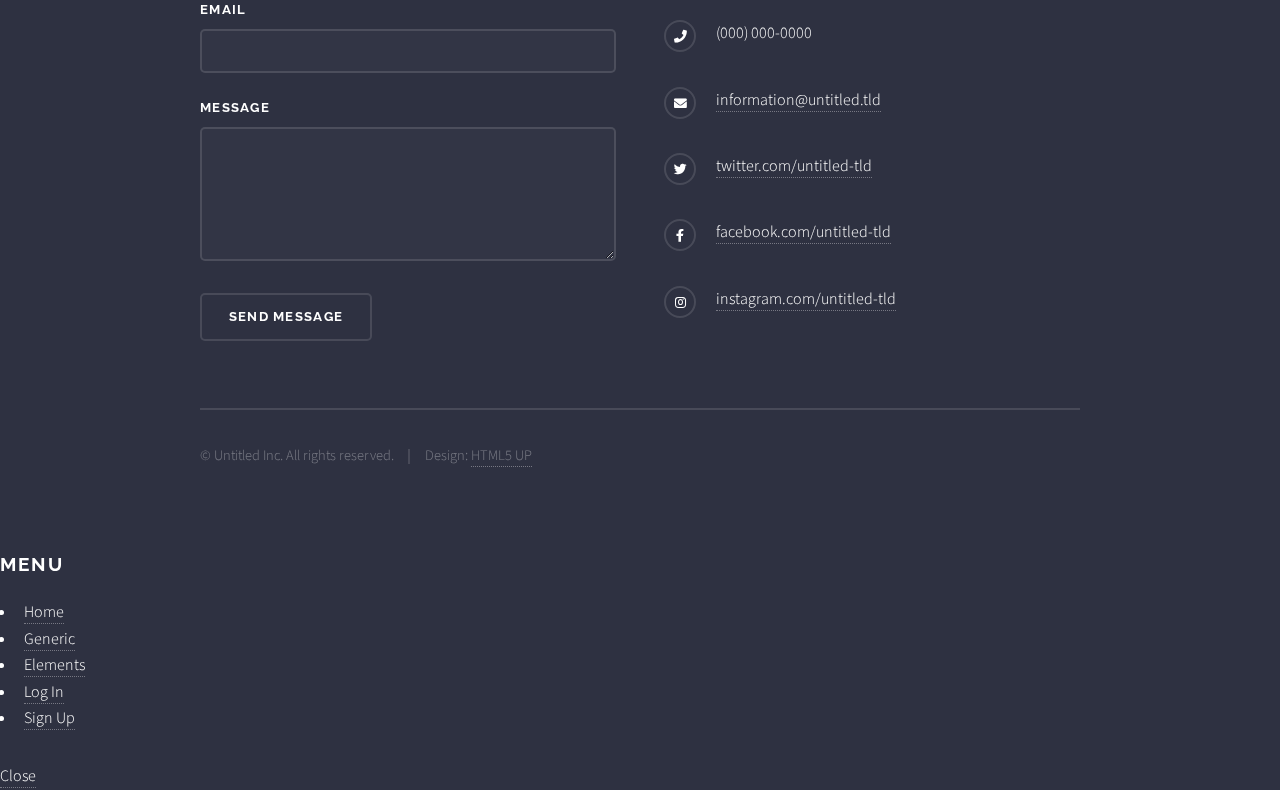
<file: elements.html>
<!DOCTYPE HTML>
<!--
	Solid State by HTML5 UP
	html5up.net | @ajlkn
	Free for personal and commercial use under the CCA 3.0 license (html5up.net/license)
-->
<html>
	<head>
		<title>Elements - Solid State by HTML5 UP</title>
		<meta charset="utf-8" />
		<meta name="viewport" content="width=device-width, initial-scale=1, user-scalable=no" />
		<link rel="stylesheet" href="assets/css/main.css" />
		<noscript><link rel="stylesheet" href="assets/css/noscript.css" /></noscript>
	</head>
	<body class="is-preload">

		<!-- Page Wrapper -->
			<div id="page-wrapper">

				<!-- Header -->
					<header id="header">
						<h1><a href="index.html">Solid State</a></h1>
						<nav>
							<a href="#menu">Menu</a>
						</nav>
					</header>

				<!-- Menu -->
					<nav id="menu">
						<div class="inner">
							<h2>Menu</h2>
							<ul class="links">
								<li><a href="index.html">Home</a></li>
								<li><a href="generic.html">Generic</a></li>
								<li><a href="elements.html">Elements</a></li>
								<li><a href="#">Log In</a></li>
								<li><a href="#">Sign Up</a></li>
							</ul>
							<a href="#" class="close">Close</a>
						</div>
					</nav>

				<!-- Wrapper -->
					<section id="wrapper">
						<header>
							<div class="inner">
								<h2>Elements</h2>
								<p>Phasellus non pulvinar erat. Fusce tincidunt nisl eget ipsum.</p>
							</div>
						</header>

						<!-- Content -->
							<div class="wrapper">
								<div class="inner">

									<section>
										<h3 class="major">Text</h3>
										<p>This is <b>bold</b> and this is <strong>strong</strong>. This is <i>italic</i> and this is <em>emphasized</em>.
										This is <sup>superscript</sup> text and this is <sub>subscript</sub> text.
										This is <u>underlined</u> and this is code: <code>for (;;) { ... }</code>. Finally, <a href="#">this is a link</a>.</p>
										<h4>Blockquote</h4>
										<blockquote>Fringilla nisl. Donec accumsan interdum nisi, quis tincidunt felis sagittis eget tempus euismod. Vestibulum ante ipsum primis in faucibus vestibulum. Blandit adipiscing eu felis iaculis volutpat ac adipiscing accumsan faucibus. Vestibulum ante ipsum primis in faucibus lorem ipsum dolor sit amet nullam adipiscing eu felis.</blockquote>
										<h4>Preformatted</h4>
										<pre><code>i = 0;

while (!deck.isInOrder()) {
  print 'Iteration ' + i;
  deck.shuffle();
  i++;
}

print 'It took ' + i + ' iterations to sort the deck.';</code></pre>
									</section>

									<section>
										<h3 class="major">Lists</h3>
										<div class="row">
											<div class="col-6 col-12-medium">
												<h4>Unordered</h4>
												<ul>
													<li>Dolor pulvinar etiam.</li>
													<li>Sagittis adipiscing.</li>
													<li>Felis enim feugiat.</li>
												</ul>
												<h4>Alternate</h4>
												<ul class="alt">
													<li>Dolor pulvinar etiam.</li>
													<li>Sagittis adipiscing.</li>
													<li>Felis enim feugiat.</li>
												</ul>
											</div>
											<div class="col-6 col-12-medium">
												<h4>Ordered</h4>
												<ol>
													<li>Dolor pulvinar etiam.</li>
													<li>Etiam vel felis viverra.</li>
													<li>Felis enim feugiat.</li>
													<li>Dolor pulvinar etiam.</li>
													<li>Etiam vel felis lorem.</li>
													<li>Felis enim et feugiat.</li>
												</ol>
												<h4>Icons</h4>
												<ul class="icons">
													<li><a href="#" class="icon brands fa-twitter"><span class="label">Twitter</span></a></li>
													<li><a href="#" class="icon brands fa-facebook-f"><span class="label">Facebook</span></a></li>
													<li><a href="#" class="icon brands fa-instagram"><span class="label">Instagram</span></a></li>
													<li><a href="#" class="icon brands fa-github"><span class="label">Github</span></a></li>
												</ul>
											</div>
										</div>
										<h4>Actions</h4>
										<div class="row">
											<div class="col-6 col-12-medium">
												<ul class="actions">
													<li><a href="#" class="button primary">Default</a></li>
													<li><a href="#" class="button">Default</a></li>
												</ul>
												<ul class="actions small">
													<li><a href="#" class="button primary small">Small</a></li>
													<li><a href="#" class="button small">Small</a></li>
												</ul>
												<ul class="actions stacked">
													<li><a href="#" class="button primary">Default</a></li>
													<li><a href="#" class="button">Default</a></li>
												</ul>
												<ul class="actions stacked small">
													<li><a href="#" class="button primary small">Small</a></li>
													<li><a href="#" class="button small">Small</a></li>
												</ul>
											</div>
											<div class="col-6 col-12-medium">
												<ul class="actions stacked">
													<li><a href="#" class="button primary fit">Default</a></li>
													<li><a href="#" class="button fit">Default</a></li>
												</ul>
												<ul class="actions stacked small">
													<li><a href="#" class="button primary small fit">Small</a></li>
													<li><a href="#" class="button small fit">Small</a></li>
												</ul>
											</div>
										</div>
										<h4>Pagination</h4>
										<ul class="pagination">
											<li><span class="button small disabled">Prev</span></li>
											<li><a href="#" class="page active">1</a></li>
											<li><a href="#" class="page">2</a></li>
											<li><a href="#" class="page">3</a></li>
											<li><span>&hellip;</span></li>
											<li><a href="#" class="page">8</a></li>
											<li><a href="#" class="page">9</a></li>
											<li><a href="#" class="page">10</a></li>
											<li><a href="#" class="button small">Next</a></li>
										</ul>
									</section>

									<section>
										<h3 class="major">Table</h3>
										<h4>Default</h4>
										<div class="table-wrapper">
											<table>
												<thead>
													<tr>
														<th>Name</th>
														<th>Description</th>
														<th>Price</th>
													</tr>
												</thead>
												<tbody>
													<tr>
														<td>Item One</td>
														<td>Ante turpis integer aliquet porttitor.</td>
														<td>29.99</td>
													</tr>
													<tr>
														<td>Item Two</td>
														<td>Vis ac commodo adipiscing arcu aliquet.</td>
														<td>19.99</td>
													</tr>
													<tr>
														<td>Item Three</td>
														<td> Morbi faucibus arcu accumsan lorem.</td>
														<td>29.99</td>
													</tr>
													<tr>
														<td>Item Four</td>
														<td>Vitae integer tempus condimentum.</td>
														<td>19.99</td>
													</tr>
													<tr>
														<td>Item Five</td>
														<td>Ante turpis integer aliquet porttitor.</td>
														<td>29.99</td>
													</tr>
												</tbody>
												<tfoot>
													<tr>
														<td colspan="2"></td>
														<td>100.00</td>
													</tr>
												</tfoot>
											</table>
										</div>

										<h4>Alternate</h4>
										<div class="table-wrapper">
											<table class="alt">
												<thead>
													<tr>
														<th>Name</th>
														<th>Description</th>
														<th>Price</th>
													</tr>
												</thead>
												<tbody>
													<tr>
														<td>Item One</td>
														<td>Ante turpis integer aliquet porttitor.</td>
														<td>29.99</td>
													</tr>
													<tr>
														<td>Item Two</td>
														<td>Vis ac commodo adipiscing arcu aliquet.</td>
														<td>19.99</td>
													</tr>
													<tr>
														<td>Item Three</td>
														<td> Morbi faucibus arcu accumsan lorem.</td>
														<td>29.99</td>
													</tr>
													<tr>
														<td>Item Four</td>
														<td>Vitae integer tempus condimentum.</td>
														<td>19.99</td>
													</tr>
													<tr>
														<td>Item Five</td>
														<td>Ante turpis integer aliquet porttitor.</td>
														<td>29.99</td>
													</tr>
												</tbody>
												<tfoot>
													<tr>
														<td colspan="2"></td>
														<td>100.00</td>
													</tr>
												</tfoot>
											</table>
										</div>
									</section>

									<section>
										<h3 class="major">Buttons</h3>
										<ul class="actions">
											<li><a href="#" class="button primary">Primary</a></li>
											<li><a href="#" class="button">Default</a></li>
										</ul>
										<ul class="actions">
											<li><a href="#" class="button large">Large</a></li>
											<li><a href="#" class="button small">Small</a></li>
										</ul>
										<ul class="actions fit">
											<li><a href="#" class="button fit">Fit</a></li>
											<li><a href="#" class="button primary fit">Fit</a></li>
											<li><a href="#" class="button fit">Fit</a></li>
										</ul>
										<ul class="actions fit small">
											<li><a href="#" class="button primary fit small">Fit + Small</a></li>
											<li><a href="#" class="button fit small">Fit + Small</a></li>
											<li><a href="#" class="button primary fit small">Fit + Small</a></li>
										</ul>
										<ul class="actions">
											<li><a href="#" class="button primary icon solid fa-download">Icon</a></li>
											<li><a href="#" class="button icon solid fa-download">Icon</a></li>
										</ul>
										<ul class="actions">
											<li><span class="button primary disabled">Disabled</span></li>
											<li><span class="button disabled">Disabled</span></li>
										</ul>
									</section>

									<section>
										<h3 class="major">Form</h3>
										<form method="post" action="#">
											<div class="row gtr-uniform">
												<div class="col-6 col-12-xsmall">
													<label for="demo-name">Name</label>
													<input type="text" name="demo-name" id="demo-name" value="" />
												</div>
												<div class="col-6 col-12-xsmall">
													<label for="demo-email">Email</label>
													<input type="email" name="demo-email" id="demo-email" value="" />
												</div>
												<div class="col-12">
													<label for="demo-category">Category</label>
													<select name="demo-category" id="demo-category">
														<option value="">-</option>
														<option value="1">Manufacturing</option>
														<option value="1">Shipping</option>
														<option value="1">Administration</option>
														<option value="1">Human Resources</option>
													</select>
												</div>
												<div class="col-4 col-12-small">
													<input type="radio" id="demo-priority-low" name="demo-priority" checked>
													<label for="demo-priority-low">Low Priority</label>
												</div>
												<div class="col-4 col-12-small">
													<input type="radio" id="demo-priority-normal" name="demo-priority">
													<label for="demo-priority-normal">Normal Priority</label>
												</div>
												<div class="col-4 col-12-small">
													<input type="radio" id="demo-priority-high" name="demo-priority">
													<label for="demo-priority-high">High Priority</label>
												</div>
												<div class="col-6 col-12-small">
													<input type="checkbox" id="demo-copy" name="demo-copy">
													<label for="demo-copy">Email me a copy</label>
												</div>
												<div class="col-6 col-12-small">
													<input type="checkbox" id="demo-human" name="demo-human" checked>
													<label for="demo-human">Not a robot</label>
												</div>
												<div class="col-12">
													<label for="demo-message">Message</label>
													<textarea name="demo-message" id="demo-message" rows="6"></textarea>
												</div>
												<div class="col-12">
													<ul class="actions">
														<li><input type="submit" value="Send Message" class="primary" /></li>
														<li><input type="reset" value="Reset" /></li>
													</ul>
												</div>
											</div>
										</form>
									</section>

									<section>
										<h3 class="major">Image</h3>
										<h4>Fit</h4>
										<div class="box alt">
											<div class="row gtr-uniform">
												<div class="col-12"><span class="image fit"><img src="images/pic08.jpg" alt="" /></span></div>
												<div class="col-4"><span class="image fit"><img src="images/pic05.jpg" alt="" /></span></div>
												<div class="col-4"><span class="image fit"><img src="images/pic06.jpg" alt="" /></span></div>
												<div class="col-4"><span class="image fit"><img src="images/pic07.jpg" alt="" /></span></div>
												<div class="col-4"><span class="image fit"><img src="images/pic07.jpg" alt="" /></span></div>
												<div class="col-4"><span class="image fit"><img src="images/pic05.jpg" alt="" /></span></div>
												<div class="col-4"><span class="image fit"><img src="images/pic06.jpg" alt="" /></span></div>
												<div class="col-4"><span class="image fit"><img src="images/pic06.jpg" alt="" /></span></div>
												<div class="col-4"><span class="image fit"><img src="images/pic07.jpg" alt="" /></span></div>
												<div class="col-4"><span class="image fit"><img src="images/pic05.jpg" alt="" /></span></div>
											</div>
										</div>
										<h4>Left &amp; Right</h4>
										<p><span class="image left"><img src="images/pic01.jpg" alt="" /></span>Morbi mattis mi consectetur tortor elementum, varius pellentesque velit convallis. Aenean tincidunt lectus auctor mauris maximus, ac scelerisque ipsum tempor. Duis vulputate ex et ex tincidunt, quis lacinia velit aliquet. Duis non efficitur nisi, id malesuada justo. Maecenas sagittis felis ac sagittis semper. Curabitur purus leo, tempus sed finibus eget, fringilla quis risus. Maecenas et lorem quis sem varius sagittis et a est. Maecenas iaculis iaculis sem. Donec vel dolor at arcu tincidunt bibendum. Interdum et malesuada fames ac ante ipsum primis in faucibus. Fusce ut aliquet justo. Donec id neque ipsum. Integer eget ultricies odio. Nam vel ex a orci fringilla tincidunt. Aliquam eleifend ligula non velit accumsan cursus. Etiam ut gravida sapien. Morbi mattis mi consectetur tortor elementum, varius pellentesque velit convallis. Aenean tincidunt lectus auctor mauris maximus, ac scelerisque ipsum tempor. Duis vulputate ex et ex tincidunt, quis lacinia velit aliquet. Duis non efficitur nisi, id malesuada justo. Maecenas sagittis felis ac sagittis semper. Curabitur purus leo, tempus sed finibus eget, fringilla quis risus. Maecenas et lorem quis sem varius sagittis et a est. Maecenas iaculis iaculis sem. Donec vel dolor at arcu tincidunt bibendum. Interdum et malesuada fames ac ante ipsum primis in faucibus. Fusce ut aliquet justo. Donec id neque ipsum. Integer eget ultricies odio. Nam vel ex a orci fringilla tincidunt. Aliquam eleifend ligula non velit accumsan cursus. Etiam ut gravida sapien.</p>
										<p><span class="image right"><img src="images/pic02.jpg" alt="" /></span>Vestibulum ultrices risus velit, sit amet blandit massa auctor sit amet. Sed eu lectus sem. Phasellus in odio at ipsum porttitor mollis id vel diam. Praesent sit amet posuere risus, eu faucibus lectus. Vivamus ex ligula, tempus pulvinar ipsum in, auctor porta quam. Proin nec dui cursus, posuere dui eget interdum. Fusce lectus magna, sagittis at facilisis vitae, pellentesque at etiam. Quisque posuere leo quis sem commodo, vel scelerisque nisi scelerisque. Suspendisse id quam vel tortor tincidunt suscipit. Nullam auctor orci eu dolor consectetur, interdum ullamcorper ante tincidunt. Mauris felis nec felis elementum varius. Nam sapien ante, varius in pulvinar vitae, rhoncus id massa. Donec varius ex in mauris ornare, eget euismod urna egestas. Etiam lacinia tempor ipsum, sodales porttitor justo. Aliquam dolor quam, semper in tortor eu, volutpat efficitur quam. Fusce nec fermentum nisl. Aenean erat diam, tempus aliquet erat. Etiam iaculis nulla ipsum, et pharetra libero rhoncus ut. Phasellus rutrum cursus velit, eget condimentum nunc blandit vel. In at pulvinar lectus. Morbi diam ante, vulputate et imperdiet eget, fermentum non dolor. Ut eleifend sagittis tincidunt. Sed viverra commodo mi, ac rhoncus justo. Duis neque ligula, elementum ut enim vel, posuere finibus justo. Vivamus facilisis maximus nibh quis pulvinar. Quisque hendrerit in ipsum id tellus facilisis fermentum. Proin mauris dui.</p>
									</section>

								</div>
							</div>

					</section>

				<!-- Footer -->
					<section id="footer">
						<div class="inner">
							<h2 class="major">Get in touch</h2>
							<p>Cras mattis ante fermentum, malesuada neque vitae, eleifend erat. Phasellus non pulvinar erat. Fusce tincidunt, nisl eget mattis egestas, purus ipsum consequat orci, sit amet lobortis lorem lacus in tellus. Sed ac elementum arcu. Quisque placerat auctor laoreet.</p>
							<form method="post" action="#">
								<div class="fields">
									<div class="field">
										<label for="name">Name</label>
										<input type="text" name="name" id="name" />
									</div>
									<div class="field">
										<label for="email">Email</label>
										<input type="email" name="email" id="email" />
									</div>
									<div class="field">
										<label for="message">Message</label>
										<textarea name="message" id="message" rows="4"></textarea>
									</div>
								</div>
								<ul class="actions">
									<li><input type="submit" value="Send Message" /></li>
								</ul>
							</form>
							<ul class="contact">
								<li class="icon solid fa-home">
									Untitled Inc<br />
									1234 Somewhere Road Suite #2894<br />
									Nashville, TN 00000-0000
								</li>
								<li class="icon solid fa-phone">(000) 000-0000</li>
								<li class="icon solid fa-envelope"><a href="#">information@untitled.tld</a></li>
								<li class="icon brands fa-twitter"><a href="#">twitter.com/untitled-tld</a></li>
								<li class="icon brands fa-facebook-f"><a href="#">facebook.com/untitled-tld</a></li>
								<li class="icon brands fa-instagram"><a href="#">instagram.com/untitled-tld</a></li>
							</ul>
							<ul class="copyright">
								<li>&copy; Untitled Inc. All rights reserved.</li><li>Design: <a href="http://html5up.net">HTML5 UP</a></li>
							</ul>
						</div>
					</section>

			</div>

		<!-- Scripts -->
			<script src="assets/js/jquery.min.js"></script>
			<script src="assets/js/jquery.scrollex.min.js"></script>
			<script src="assets/js/browser.min.js"></script>
			<script src="assets/js/breakpoints.min.js"></script>
			<script src="assets/js/util.js"></script>
			<script src="assets/js/main.js"></script>

	</body>
</html>
</file>
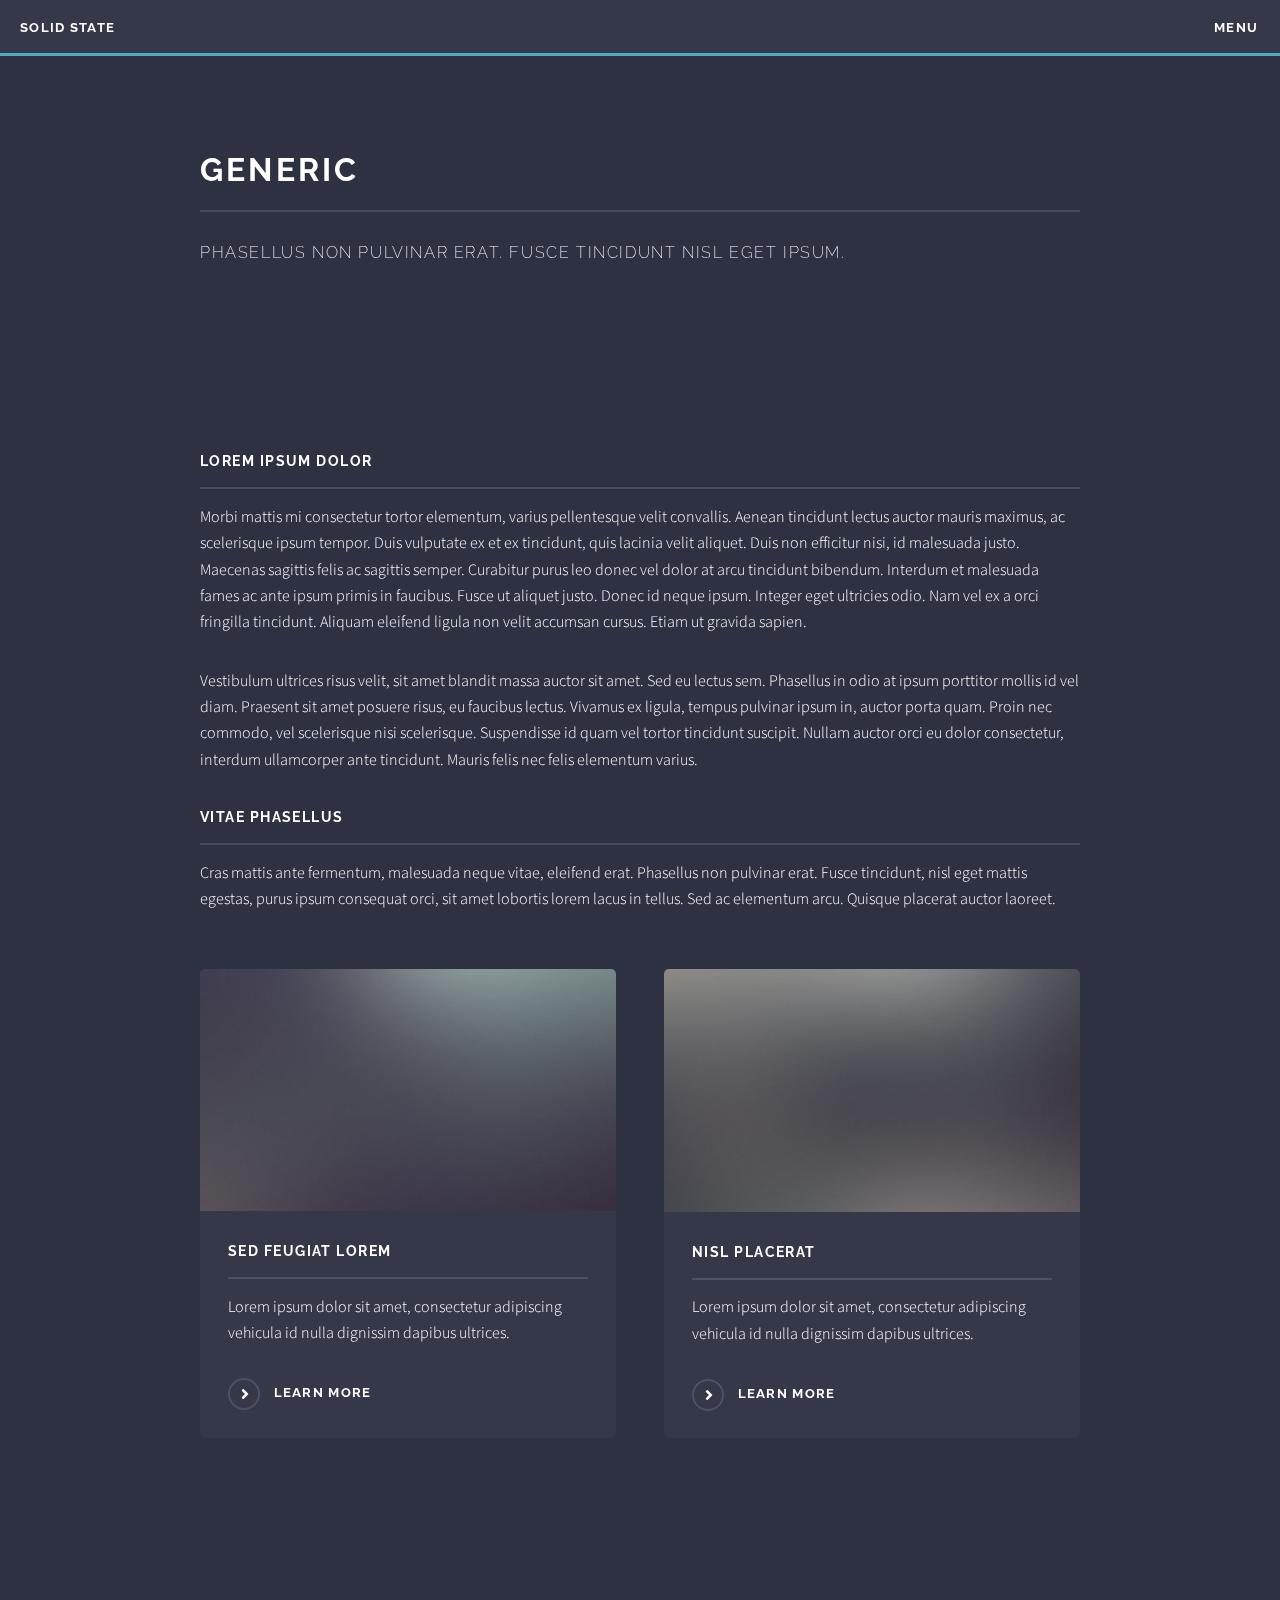
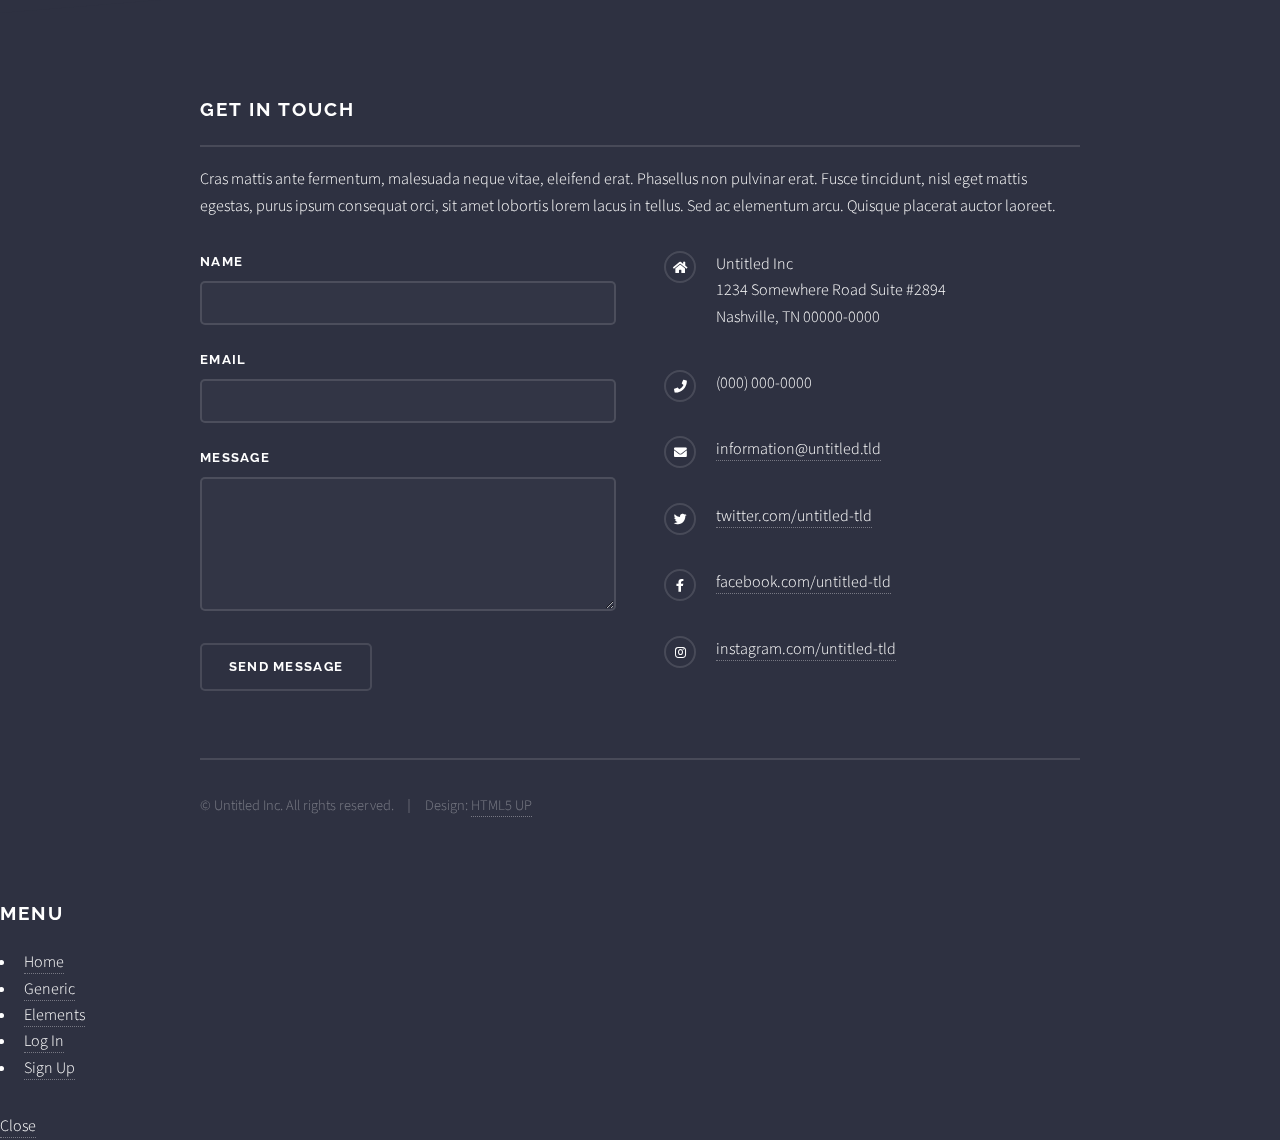
<file: generic.html>
<!DOCTYPE HTML>
<!--
	Solid State by HTML5 UP
	html5up.net | @ajlkn
	Free for personal and commercial use under the CCA 3.0 license (html5up.net/license)
-->
<html>
	<head>
		<title>Generic - Solid State by HTML5 UP</title>
		<meta charset="utf-8" />
		<meta name="viewport" content="width=device-width, initial-scale=1, user-scalable=no" />
		<link rel="stylesheet" href="assets/css/main.css" />
		<noscript><link rel="stylesheet" href="assets/css/noscript.css" /></noscript>
	</head>
	<body class="is-preload">

		<!-- Page Wrapper -->
			<div id="page-wrapper">

				<!-- Header -->
					<header id="header">
						<h1><a href="index.html">Solid State</a></h1>
						<nav>
							<a href="#menu">Menu</a>
						</nav>
					</header>

				<!-- Menu -->
					<nav id="menu">
						<div class="inner">
							<h2>Menu</h2>
							<ul class="links">
								<li><a href="index.html">Home</a></li>
								<li><a href="generic.html">Generic</a></li>
								<li><a href="elements.html">Elements</a></li>
								<li><a href="#">Log In</a></li>
								<li><a href="#">Sign Up</a></li>
							</ul>
							<a href="#" class="close">Close</a>
						</div>
					</nav>

				<!-- Wrapper -->
					<section id="wrapper">
						<header>
							<div class="inner">
								<h2>Generic</h2>
								<p>Phasellus non pulvinar erat. Fusce tincidunt nisl eget ipsum.</p>
							</div>
						</header>

						<!-- Content -->
							<div class="wrapper">
								<div class="inner">

									<h3 class="major">Lorem ipsum dolor</h3>
									<p>Morbi mattis mi consectetur tortor elementum, varius pellentesque velit convallis. Aenean tincidunt lectus auctor mauris maximus, ac scelerisque ipsum tempor. Duis vulputate ex et ex tincidunt, quis lacinia velit aliquet. Duis non efficitur nisi, id malesuada justo. Maecenas sagittis felis ac sagittis semper. Curabitur purus leo donec vel dolor at arcu tincidunt bibendum. Interdum et malesuada fames ac ante ipsum primis in faucibus. Fusce ut aliquet justo. Donec id neque ipsum. Integer eget ultricies odio. Nam vel ex a orci fringilla tincidunt. Aliquam eleifend ligula non velit accumsan cursus. Etiam ut gravida sapien.</p>

									<p>Vestibulum ultrices risus velit, sit amet blandit massa auctor sit amet. Sed eu lectus sem. Phasellus in odio at ipsum porttitor mollis id vel diam. Praesent sit amet posuere risus, eu faucibus lectus. Vivamus ex ligula, tempus pulvinar ipsum in, auctor porta quam. Proin nec commodo, vel scelerisque nisi scelerisque. Suspendisse id quam vel tortor tincidunt suscipit. Nullam auctor orci eu dolor consectetur, interdum ullamcorper ante tincidunt. Mauris felis nec felis elementum varius.</p>

									<h3 class="major">Vitae phasellus</h3>
									<p>Cras mattis ante fermentum, malesuada neque vitae, eleifend erat. Phasellus non pulvinar erat. Fusce tincidunt, nisl eget mattis egestas, purus ipsum consequat orci, sit amet lobortis lorem lacus in tellus. Sed ac elementum arcu. Quisque placerat auctor laoreet.</p>

									<section class="features">
										<article>
											<a href="#" class="image"><img src="images/pic04.jpg" alt="" /></a>
											<h3 class="major">Sed feugiat lorem</h3>
											<p>Lorem ipsum dolor sit amet, consectetur adipiscing vehicula id nulla dignissim dapibus ultrices.</p>
											<a href="#" class="special">Learn more</a>
										</article>
										<article>
											<a href="#" class="image"><img src="images/pic05.jpg" alt="" /></a>
											<h3 class="major">Nisl placerat</h3>
											<p>Lorem ipsum dolor sit amet, consectetur adipiscing vehicula id nulla dignissim dapibus ultrices.</p>
											<a href="#" class="special">Learn more</a>
										</article>
									</section>

								</div>
							</div>

					</section>

				<!-- Footer -->
					<section id="footer">
						<div class="inner">
							<h2 class="major">Get in touch</h2>
							<p>Cras mattis ante fermentum, malesuada neque vitae, eleifend erat. Phasellus non pulvinar erat. Fusce tincidunt, nisl eget mattis egestas, purus ipsum consequat orci, sit amet lobortis lorem lacus in tellus. Sed ac elementum arcu. Quisque placerat auctor laoreet.</p>
							<form method="post" action="#">
								<div class="fields">
									<div class="field">
										<label for="name">Name</label>
										<input type="text" name="name" id="name" />
									</div>
									<div class="field">
										<label for="email">Email</label>
										<input type="email" name="email" id="email" />
									</div>
									<div class="field">
										<label for="message">Message</label>
										<textarea name="message" id="message" rows="4"></textarea>
									</div>
								</div>
								<ul class="actions">
									<li><input type="submit" value="Send Message" /></li>
								</ul>
							</form>
							<ul class="contact">
								<li class="icon solid fa-home">
									Untitled Inc<br />
									1234 Somewhere Road Suite #2894<br />
									Nashville, TN 00000-0000
								</li>
								<li class="icon solid fa-phone">(000) 000-0000</li>
								<li class="icon solid fa-envelope"><a href="#">information@untitled.tld</a></li>
								<li class="icon brands fa-twitter"><a href="#">twitter.com/untitled-tld</a></li>
								<li class="icon brands fa-facebook-f"><a href="#">facebook.com/untitled-tld</a></li>
								<li class="icon brands fa-instagram"><a href="#">instagram.com/untitled-tld</a></li>
							</ul>
							<ul class="copyright">
								<li>&copy; Untitled Inc. All rights reserved.</li><li>Design: <a href="http://html5up.net">HTML5 UP</a></li>
							</ul>
						</div>
					</section>

			</div>

		<!-- Scripts -->
			<script src="assets/js/jquery.min.js"></script>
			<script src="assets/js/jquery.scrollex.min.js"></script>
			<script src="assets/js/browser.min.js"></script>
			<script src="assets/js/breakpoints.min.js"></script>
			<script src="assets/js/util.js"></script>
			<script src="assets/js/main.js"></script>

	</body>
</html>
</file>
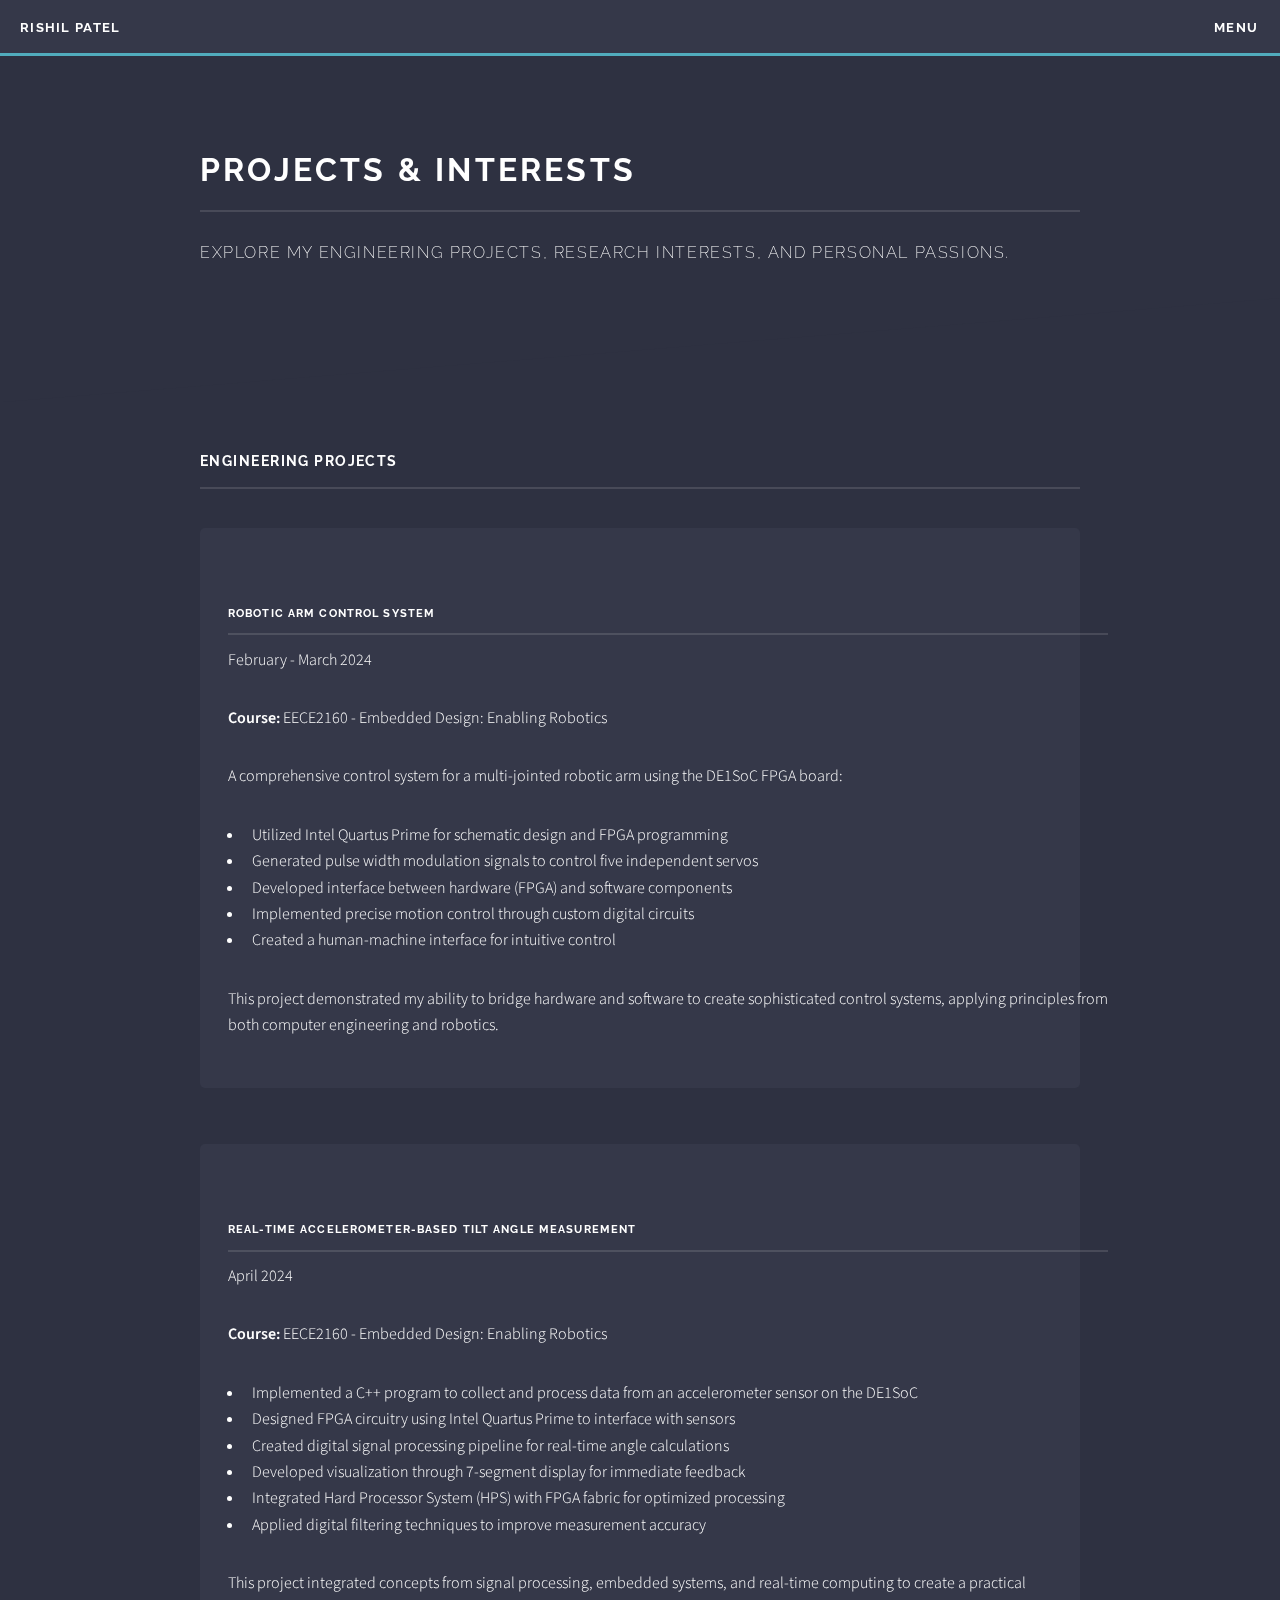
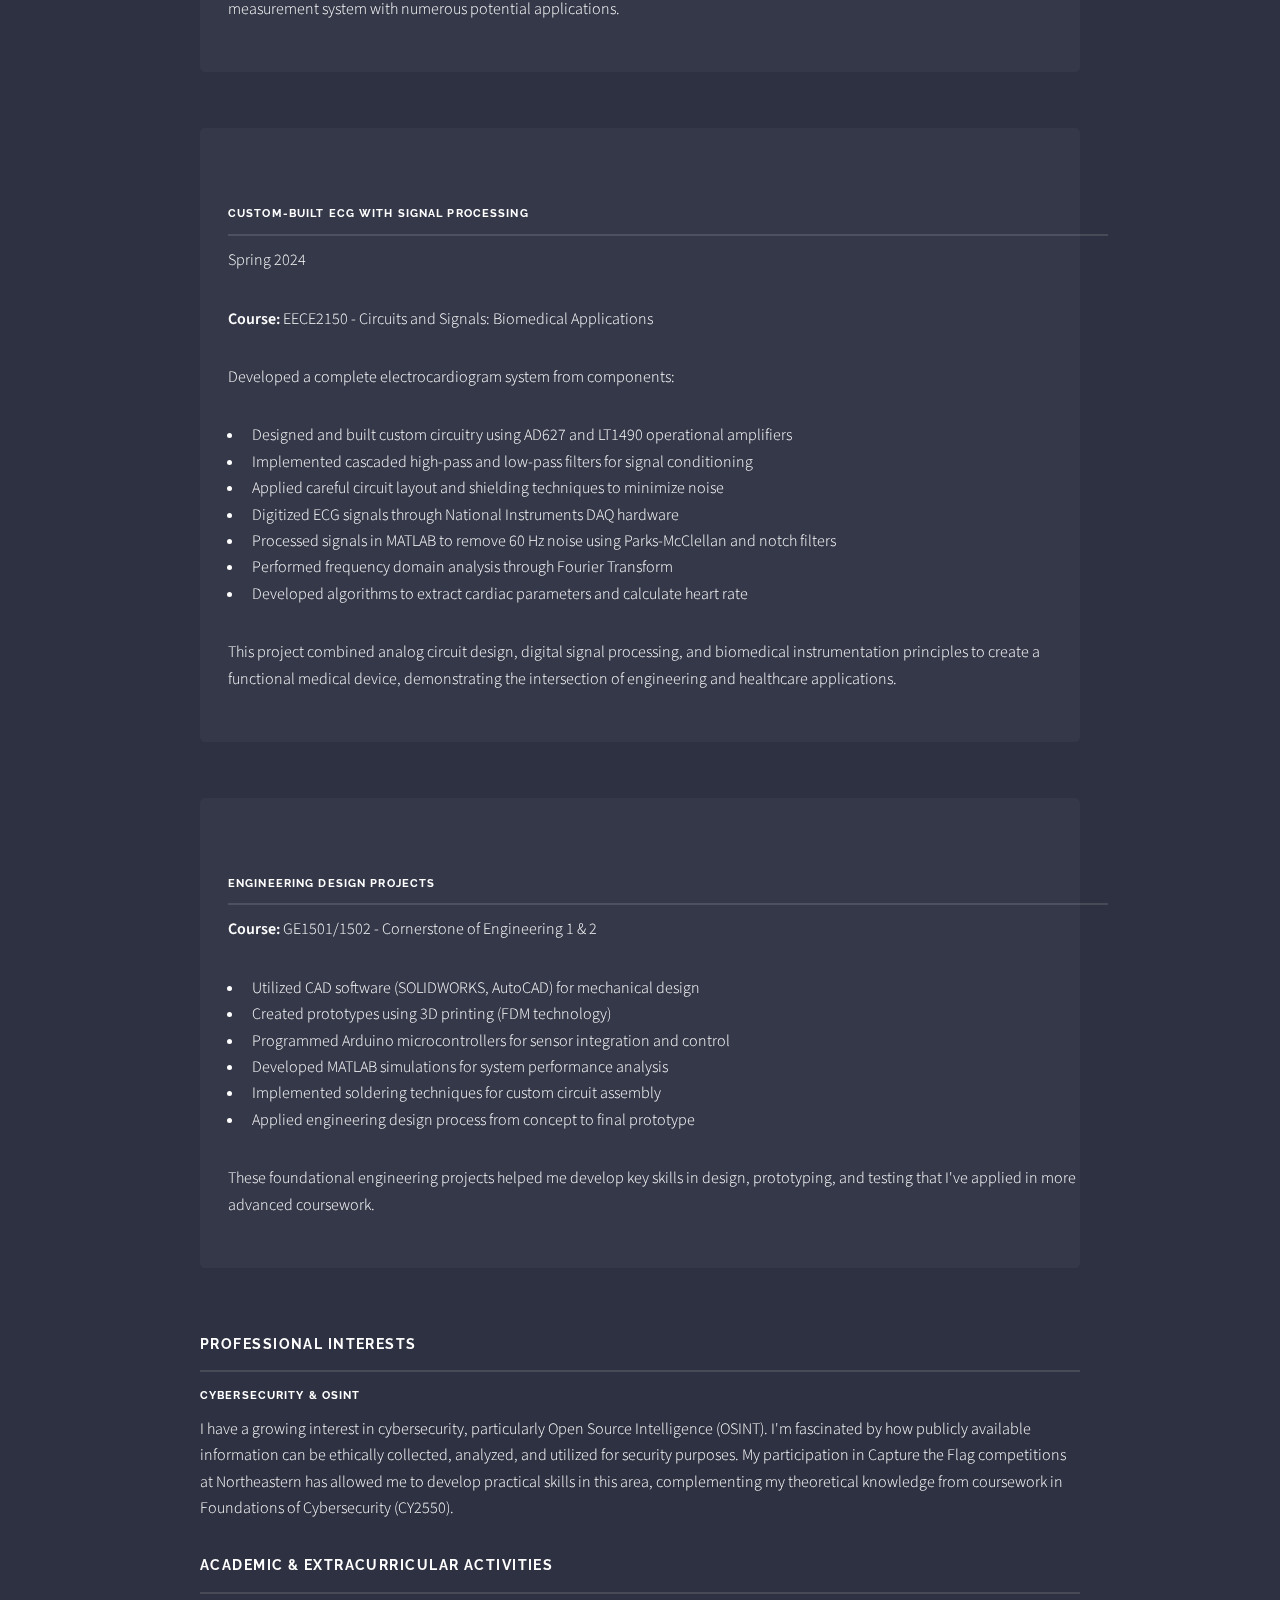
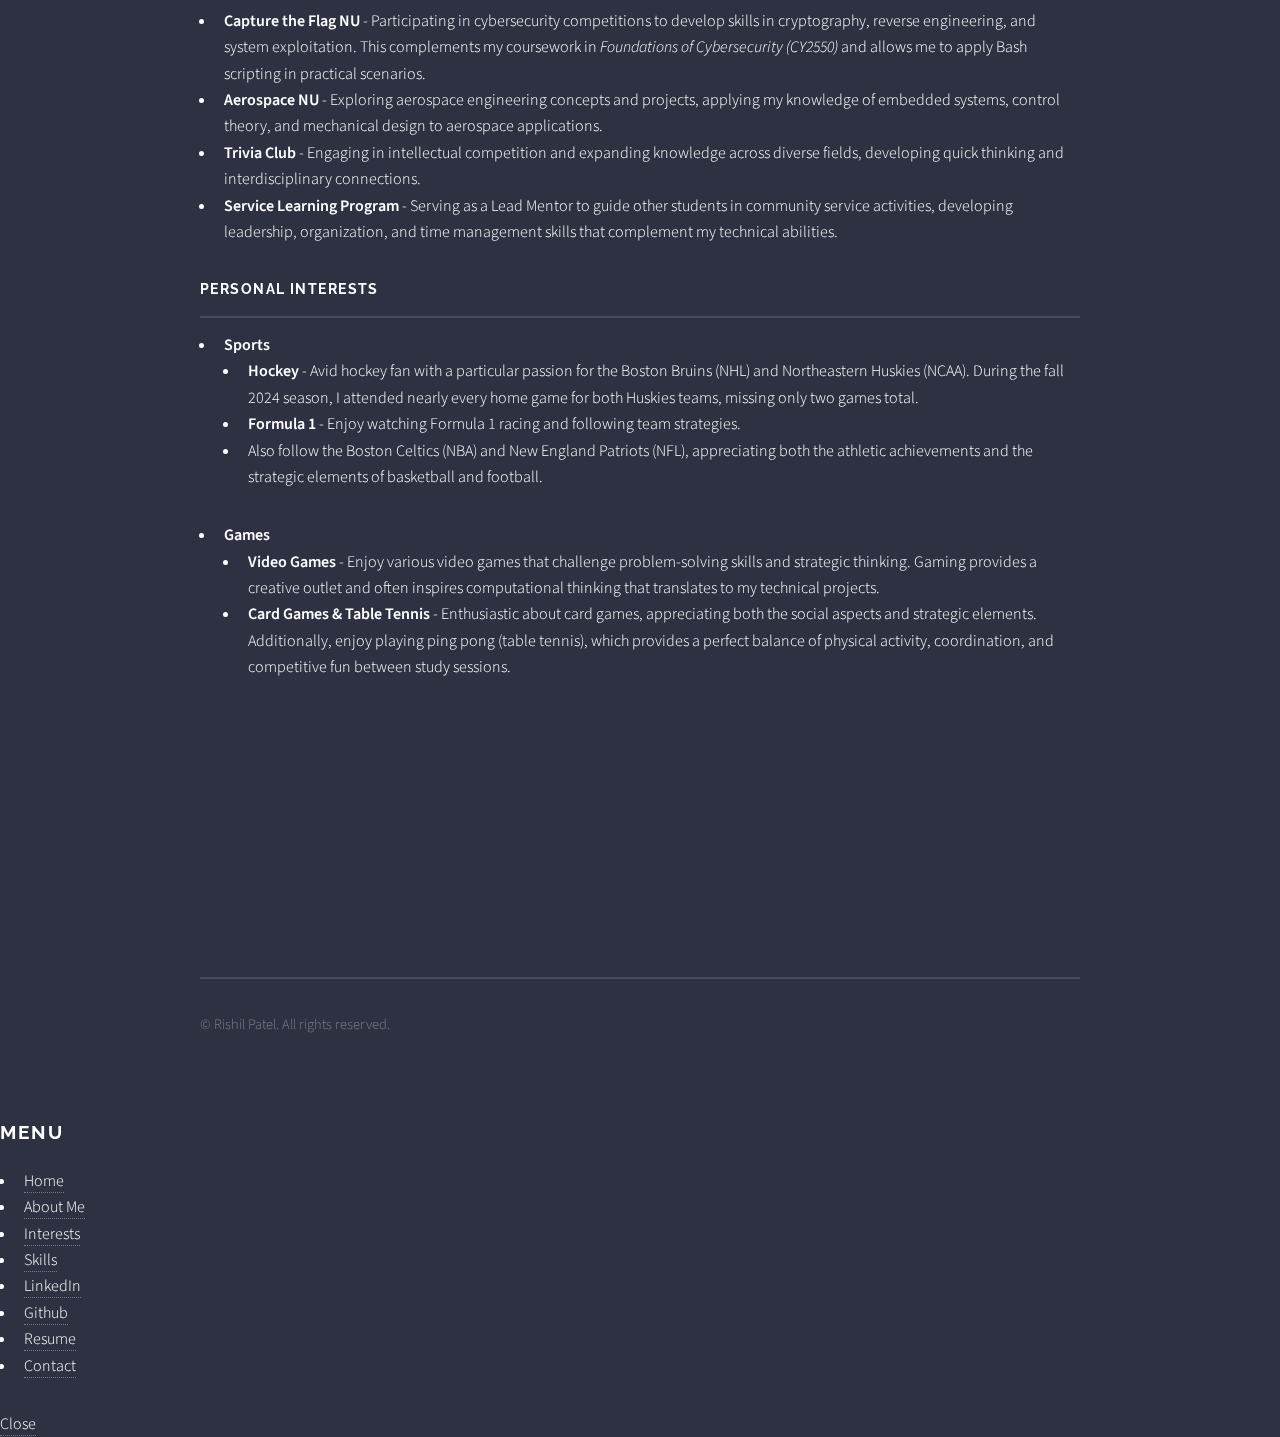
<file: interests.html>
<!DOCTYPE HTML>
<!--
	Solid State by HTML5 UP
	html5up.net | @ajlkn
	Free for personal and commercial use under the CCA 3.0 license (html5up.net/license)
-->
<html>
	<head>
		<title>Projects & Interests - Rishil Patel</title>
		<meta charset="utf-8" />
		<meta name="viewport" content="width=device-width, initial-scale=1, user-scalable=no" />
		<link rel="stylesheet" href="assets/css/main.css" />
		<noscript><link rel="stylesheet" href="assets/css/noscript.css" /></noscript>
	</head>
	<body class="is-preload">

		<!-- Page Wrapper -->
			<div id="page-wrapper">

				<!-- Header -->
					<header id="header">
						<h1><a href="index.html">Rishil Patel</a></h1>
						<nav>
							<a href="#menu">Menu</a>
						</nav>
					</header>

				<!-- Menu -->
					<nav id="menu">
						<div class="inner">
							<h2>Menu</h2>
							<ul class="links">
								<li><a href="index.html">Home</a></li>
								<li><a href="about.html">About Me</a></li>
								<li><a href="interests.html">Interests</a></li>
								<li><a href="skills.html">Skills</a></li>
								<li><a href="https://www.linkedin.com/in/rishilpat/">LinkedIn</a></li>
								<li><a href="https://github.com/RishilPat">Github</a></li>
								<li><a href="Patel_Resume.pdf">Resume</a></li>
								<li><a href="mailto:Patel.rishil1@northeastern.edu">Contact</a></li>
							</ul>
							<a href="#" class="close">Close</a>
						</div>
					</nav>

				<!-- Wrapper -->
					<section id="wrapper">
						<header>
							<div class="inner">
								<h2>Projects & Interests</h2>
								<p>Explore my engineering projects, research interests, and personal passions.</p>
							</div>
						</header>

						<!-- Content -->
							<div class="wrapper">
								<div class="inner">
									<h3 class="major">Engineering Projects</h3>
									
									<section class="features" style="display: flex; flex-direction: column;">
										<article style="width: 100%; margin-bottom: 2rem;">
											<div class="inner">
												<h4 class="major">Robotic Arm Control System</h4>
												<p class="project-date">February - March 2024</p>
												<p class="course-info"><strong>Course:</strong> EECE2160 - Embedded Design: Enabling Robotics</p>
												<p>A comprehensive control system for a multi-jointed robotic arm using the DE1SoC FPGA board:</p>
												<ul>
													<li>Utilized Intel Quartus Prime for schematic design and FPGA programming</li>
													<li>Generated pulse width modulation signals to control five independent servos</li>
													<li>Developed interface between hardware (FPGA) and software components</li>
													<li>Implemented precise motion control through custom digital circuits</li>
													<li>Created a human-machine interface for intuitive control</li>
												</ul>
												<p>This project demonstrated my ability to bridge hardware and software to create sophisticated control systems, applying principles from both computer engineering and robotics.</p>
											</div>
										</article>
										
										<article style="width: 100%; margin-bottom: 2rem;">
											<div class="inner">
												<h4 class="major">Real-time Accelerometer-Based Tilt Angle Measurement</h4>
												<p class="project-date">April 2024</p>
												<p class="course-info"><strong>Course:</strong> EECE2160 - Embedded Design: Enabling Robotics</p>
												<ul>
													<li>Implemented a C++ program to collect and process data from an accelerometer sensor on the DE1SoC</li>
													<li>Designed FPGA circuitry using Intel Quartus Prime to interface with sensors</li>
													<li>Created digital signal processing pipeline for real-time angle calculations</li>
													<li>Developed visualization through 7-segment display for immediate feedback</li>
													<li>Integrated Hard Processor System (HPS) with FPGA fabric for optimized processing</li>
													<li>Applied digital filtering techniques to improve measurement accuracy</li>
												</ul>
												<p>This project integrated concepts from signal processing, embedded systems, and real-time computing to create a practical measurement system with numerous potential applications.</p>
											</div>
										</article>
										
										<article style="width: 100%; margin-bottom: 2rem;">
											<div class="inner">
												<h4 class="major">Custom-built ECG with Signal Processing</h4>
												<p class="project-date">Spring 2024</p>
												<p class="course-info"><strong>Course:</strong> EECE2150 - Circuits and Signals: Biomedical Applications</p>
												<p>Developed a complete electrocardiogram system from components:</p>
												<ul>
													<li>Designed and built custom circuitry using AD627 and LT1490 operational amplifiers</li>
													<li>Implemented cascaded high-pass and low-pass filters for signal conditioning</li>
													<li>Applied careful circuit layout and shielding techniques to minimize noise</li>
													<li>Digitized ECG signals through National Instruments DAQ hardware</li>
													<li>Processed signals in MATLAB to remove 60 Hz noise using Parks-McClellan and notch filters</li>
													<li>Performed frequency domain analysis through Fourier Transform</li>
													<li>Developed algorithms to extract cardiac parameters and calculate heart rate</li>
												</ul>
												<p>This project combined analog circuit design, digital signal processing, and biomedical instrumentation principles to create a functional medical device, demonstrating the intersection of engineering and healthcare applications.</p>
											</div>
										</article>
										
										<article style="width: 100%; margin-bottom: 2rem;">
											<div class="inner">
												<h4 class="major">Engineering Design Projects</h4>
												<p class="course-info"><strong>Course:</strong> GE1501/1502 - Cornerstone of Engineering 1 & 2</p>
												<ul>
													<li>Utilized CAD software (SOLIDWORKS, AutoCAD) for mechanical design</li>
													<li>Created prototypes using 3D printing (FDM technology)</li>
													<li>Programmed Arduino microcontrollers for sensor integration and control</li>
													<li>Developed MATLAB simulations for system performance analysis</li>
													<li>Implemented soldering techniques for custom circuit assembly</li>
													<li>Applied engineering design process from concept to final prototype</li>
												</ul>
												<p>These foundational engineering projects helped me develop key skills in design, prototyping, and testing that I've applied in more advanced coursework.</p>
											</div>
										</article>
									</section>

									<h3 class="major">Professional Interests</h3>
									<div class="row">
										<div class="col-12">
											<h4>Cybersecurity & OSINT</h4>
											<p>I have a growing interest in cybersecurity, particularly Open Source Intelligence (OSINT). I'm fascinated by how publicly available information can be ethically collected, analyzed, and utilized for security purposes. My participation in Capture the Flag competitions at Northeastern has allowed me to develop practical skills in this area, complementing my theoretical knowledge from coursework in Foundations of Cybersecurity (CY2550).</p>
										</div>
									</div>

									<h3 class="major">Academic & Extracurricular Activities</h3>
									<ul>
										<li><strong>Capture the Flag NU</strong> - Participating in cybersecurity competitions to develop skills in cryptography, reverse engineering, and system exploitation. This complements my coursework in <em>Foundations of Cybersecurity (CY2550)</em> and allows me to apply Bash scripting in practical scenarios.</li>
										<li><strong>Aerospace NU</strong> - Exploring aerospace engineering concepts and projects, applying my knowledge of embedded systems, control theory, and mechanical design to aerospace applications.</li>
										<li><strong>Trivia Club</strong> - Engaging in intellectual competition and expanding knowledge across diverse fields, developing quick thinking and interdisciplinary connections.</li>
										<li><strong>Service Learning Program</strong> - Serving as a Lead Mentor to guide other students in community service activities, developing leadership, organization, and time management skills that complement my technical abilities.</li>
									</ul>
                                    
                                    <h3 class="major">Personal Interests</h3>
                                    <ul>
                                        <li><strong>Sports</strong>
                                            <ul>
                                                <li><strong>Hockey</strong> - Avid hockey fan with a particular passion for the Boston Bruins (NHL) and Northeastern Huskies (NCAA). During the fall 2024 season, I attended nearly every home game for both Huskies teams, missing only two games total.</li>
                                                <li><strong>Formula 1</strong> - Enjoy watching Formula 1 racing and following team strategies.</li>
                                                <li>Also follow the Boston Celtics (NBA) and New England Patriots (NFL), appreciating both the athletic achievements and the strategic elements of basketball and football.</li>
                                            </ul>
                                        </li>
                                        <li><strong>Games</strong>
                                            <ul>
                                                <li><strong>Video Games</strong> - Enjoy various video games that challenge problem-solving skills and strategic thinking. Gaming provides a creative outlet and often inspires computational thinking that translates to my technical projects.</li>
                                                <li><strong>Card Games & Table Tennis</strong> - Enthusiastic about card games, appreciating both the social aspects and strategic elements. Additionally, enjoy playing ping pong (table tennis), which provides a perfect balance of physical activity, coordination, and competitive fun between study sessions.</li>
                                            </ul>
                                        </li>
                                    </ul>
								</div>
							</div>

					</section>

				<!-- Footer -->
					<section id="footer">
						<div class="inner">
							<ul class="copyright">
								<li>&copy; Rishil Patel. All rights reserved.</li>
							</ul>
						</div>
					</section>

			</div>

		<!-- Scripts -->
			<script src="assets/js/jquery.min.js"></script>
			<script src="assets/js/jquery.scrollex.min.js"></script>
			<script src="assets/js/browser.min.js"></script>
			<script src="assets/js/breakpoints.min.js"></script>
			<script src="assets/js/util.js"></script>
			<script src="assets/js/main.js"></script>

	</body>
</html>
</file>
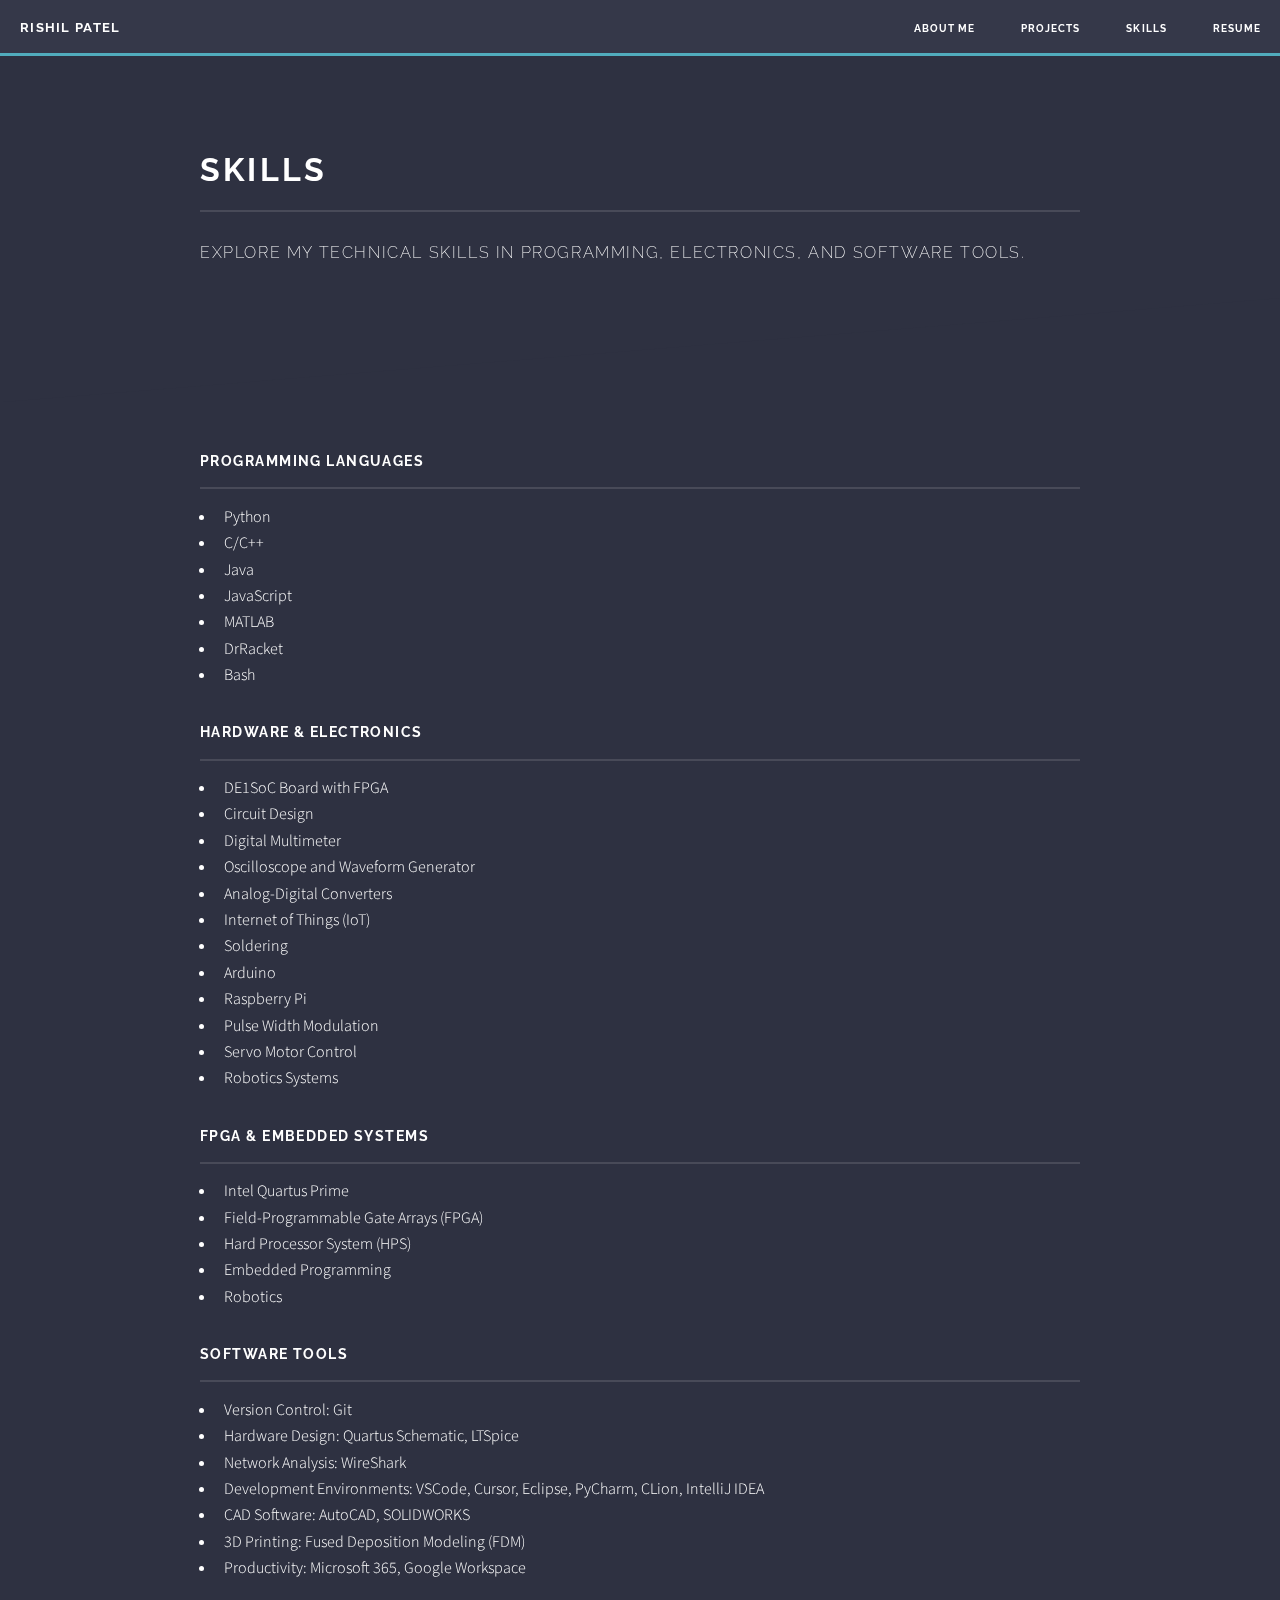
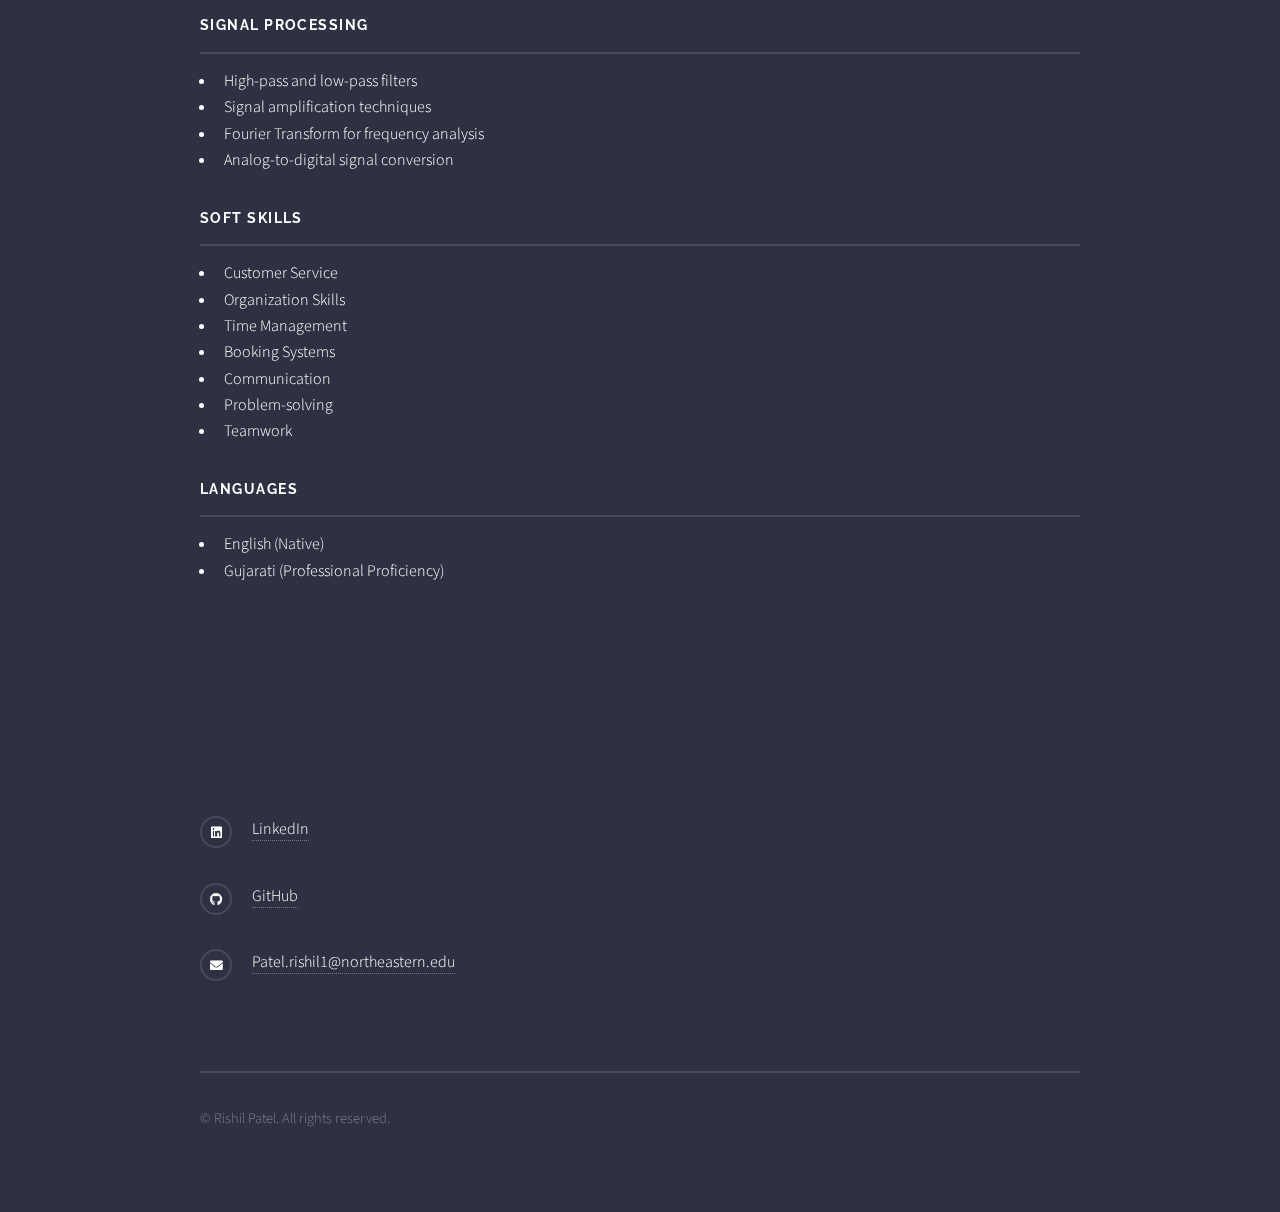
<file: skills.html>
<!DOCTYPE HTML>
<!--
	Solid State by HTML5 UP
	html5up.net | @ajlkn
	Free for personal and commercial use under the CCA 3.0 license (html5up.net/license)
-->
<html>
	<head>
		<title>Skills - Rishil Patel</title>
		<meta charset="utf-8" />
		<meta name="viewport" content="width=device-width, initial-scale=1, user-scalable=no" />
		<link rel="stylesheet" href="assets/css/main.css" />
		<noscript><link rel="stylesheet" href="assets/css/noscript.css" /></noscript>
	</head>
	<body class="is-preload">

		<!-- Page Wrapper -->
			<div id="page-wrapper">

				<!-- Header -->
					<header id="header">
						<h1><a href="index.html">Rishil Patel</a></h1>
						<nav>
							<ul class="links header-nav">
								<li><a href="about.html">About Me</a></li>
								<li><a href="interests.html">Projects</a></li>
								<li><a href="skills.html">Skills</a></li>
								<li><a href="Patel_Resume.pdf">Resume</a></li>
							</ul>
						</nav>
					</header>



				<!-- Wrapper -->
					<section id="wrapper">
						<header>
							<div class="inner">
								<h2>Skills</h2>
								<p>Explore my technical skills in programming, electronics, and software tools.</p>
							</div>
						</header>

						<!-- Content -->
							<div class="wrapper">
								<div class="inner">
									<h3 class="major">Programming Languages</h3>
									<ul>
										<li>Python</li>
										<li>C/C++</li>
										<li>Java</li>
										<li>JavaScript</li>
										<li>MATLAB</li>
										<li>DrRacket</li>
										<li>Bash</li>
									</ul>

									<h3 class="major">Hardware & Electronics</h3>
									<ul>
										<li>DE1SoC Board with FPGA</li>
										<li>Circuit Design</li>
										<li>Digital Multimeter</li>
										<li>Oscilloscope and Waveform Generator</li>
										<li>Analog-Digital Converters</li>
										<li>Internet of Things (IoT)</li>
										<li>Soldering</li>
										<li>Arduino</li>
										<li>Raspberry Pi</li>
										<li>Pulse Width Modulation</li>
										<li>Servo Motor Control</li>
										<li>Robotics Systems</li>
									</ul>

									<h3 class="major">FPGA & Embedded Systems</h3>
									<ul>
										<li>Intel Quartus Prime</li>
										<li>Field-Programmable Gate Arrays (FPGA)</li>
										<li>Hard Processor System (HPS)</li>
										<li>Embedded Programming</li>
										<li>Robotics</li>
									</ul>

									<h3 class="major">Software Tools</h3>
									<ul>
										<li>Version Control: Git</li>
										<li>Hardware Design: Quartus Schematic, LTSpice</li>
										<li>Network Analysis: WireShark</li>
										<li>Development Environments: VSCode, Cursor, Eclipse, PyCharm, CLion, IntelliJ IDEA</li>
										<li>CAD Software: AutoCAD, SOLIDWORKS</li>
										<li>3D Printing: Fused Deposition Modeling (FDM)</li>
										<li>Productivity: Microsoft 365, Google Workspace</li>
									</ul>

									<h3 class="major">Signal Processing</h3>
									<ul>
										<li>High-pass and low-pass filters</li>
										<li>Signal amplification techniques</li>
										<li>Fourier Transform for frequency analysis</li>
										<li>Analog-to-digital signal conversion</li>
									</ul>

									<h3 class="major">Soft Skills</h3>
									<ul>
										<li>Customer Service</li>
										<li>Organization Skills</li>
										<li>Time Management</li>
										<li>Booking Systems</li>
										<li>Communication</li>
										<li>Problem-solving</li>
										<li>Teamwork</li>
									</ul>

									<h3 class="major">Languages</h3>
									<ul>
										<li>English (Native)</li>
										<li>Gujarati (Professional Proficiency)</li>
									</ul>
								</div>
							</div>

					</section>

				<!-- Footer -->
					<section id="footer">
						<div class="inner">
							<ul class="contact">
								<li class="icon brands fa-linkedin"><a href="https://www.linkedin.com/in/rishilpat/">LinkedIn</a></li>
								<li class="icon brands fa-github"><a href="https://github.com/RishilPat">GitHub</a></li>
								<li class="icon solid fa-envelope"><a href="mailto:Patel.rishil1@northeastern.edu">Patel.rishil1@northeastern.edu</a></li>
							</ul>
							<ul class="copyright">
								<li>&copy; Rishil Patel. All rights reserved.</li>
							</ul>
						</div>
					</section>

			</div>

		<!-- Scripts -->
			<script src="assets/js/jquery.min.js"></script>
			<script src="assets/js/jquery.scrollex.min.js"></script>
			<script src="assets/js/browser.min.js"></script>
			<script src="assets/js/breakpoints.min.js"></script>
			<script src="assets/js/util.js"></script>
			<script src="assets/js/main.js"></script>
			
			<!-- Remove menu initialization -->
			<script>
				(function() {
					// Remove menu functionality since we've replaced it with direct links
					if (typeof(window.$menu) !== 'undefined')
						window.$menu._locked = true;
				})();
			</script>

	</body>
</html>
</file>
<file: assets/css/noscript.css>
/*
	Solid State by HTML5 UP
	html5up.net | @ajlkn
	Free for personal and commercial use under the CCA 3.0 license (html5up.net/license)
*/

/* Banner */

	body.is-preload #banner .logo {
		-moz-transform: none;
		-webkit-transform: none;
		-ms-transform: none;
		transform: none;
		opacity: 1;
	}

	body.is-preload #banner h2 {
		opacity: 1;
		-moz-transform: none;
		-webkit-transform: none;
		-ms-transform: none;
		transform: none;
		-moz-filter: none;
		-webkit-filter: none;
		-ms-filter: none;
		filter: none;
	}

	body.is-preload #banner p {
		opacity: 01;
		-moz-transform: none;
		-webkit-transform: none;
		-ms-transform: none;
		transform: none;
		-moz-filter: none;
		-webkit-filter: none;
		-ms-filter: none;
		filter: none;
	}
</file>
<file: assets/css/main.css>
@import url(fontawesome-all.min.css);
@import url("https://fonts.googleapis.com/css?family=Raleway:200,700|Source+Sans+Pro:300,600,300italic,600italic");

/*
	Solid State by HTML5 UP
	html5up.net | @ajlkn
	Free for personal and commercial use under the CCA 3.0 license (html5up.net/license)
*/

/* Color Configuration
   -------------------------------------------------- 
   Modify these variables to change colors across the site
   
   HOW TO USE:
   1. Change the color values below to customize the site's appearance
   2. Each page has both primary and secondary colors:
      - Primary colors are used for the main wrapper sections
      - Secondary colors are used for buttons, highlights, and accents
   
   3. Text colors remain white (var(--text-color)) throughout the site
   4. To add a new color theme, add new variables and create page-specific CSS classes
*/
:root {
    /* Global colors */
    --text-color: #ffffff;
    --text-color-light: rgba(255, 255, 255, 0.35);
    --background-dark: #2e3141;
    
    /* Home page colors */
    --home-primary: rgb(94,168,180);
    --home-secondary: #366771;
	--home-tertiary: #51acbd;
    
    /* About page colors */
    --about-primary: rgb(79,130,204);
    --about-secondary: #235490;
	--about-tertiary: #5890e0;
    
	/* Interests page colors */
    --interests-primary: rgb(27, 60, 46);
    --interests-secondary: #2a6b4c;
	--interests-tertiary: #38a171;
    
    /* Skills page colors */
    --skills-primary: rgb(122, 42, 92);
    --skills-secondary: #ad518a;
	--skills-tertiary: #e46db3;
    /* Other pages colors */
    --other-primary: rgb(94, 168, 180);
    --other-secondary: #366771;
	--other-tertiary: #51acbd;
}

html, body, div, span, applet, object,
iframe, h1, h2, h3, h4, h5, h6, p, blockquote,
pre, a, abbr, acronym, address, big, cite,
code, del, dfn, em, img, ins, kbd, q, s, samp,
small, strike, strong, sub, sup, tt, var, b,
u, i, center, dl, dt, dd, ol, ul, li, fieldset,
form, label, legend, table, caption, tbody,
tfoot, thead, tr, th, td, article, aside,
canvas, details, embed, figure, figcaption,
footer, header, hgroup, menu, nav, output, ruby,
section, summary, time, mark, audio, video {
	margin: 0;
	padding: 0;
	border: 0;
	font-size: 100%;
	font: inherit;
	vertical-align: baseline;}

article, aside, details, figcaption, figure,
footer, header, hgroup, menu, nav, section {
	display: block;}

body {
	line-height: 1;
}

ol, ul {
	list-style: none;
}

blockquote, q {
	quotes: none;
}

	blockquote:before, blockquote:after, q:before, q:after {
		content: '';
		content: none;
	}

table {
	border-collapse: collapse;
	border-spacing: 0;
}

body {
	-webkit-text-size-adjust: none;
}

mark {
	background-color: transparent;
	color: inherit;
}

input::-moz-focus-inner {
	border: 0;
	padding: 0;
}

input, select, textarea {
	-moz-appearance: none;
	-webkit-appearance: none;
	-ms-appearance: none;
	appearance: none;
}

/* Basic */

	@-ms-viewport {
		width: device-width;
	}

	body {
		-ms-overflow-style: scrollbar;
	}

	@media screen and (max-width: 480px) {

		html, body {
			min-width: 320px;
		}

	}

	html {
		box-sizing: border-box;
	}

	*, *:before, *:after {
		box-sizing: inherit;
	}

	body {
		background-color: #2e3141;
		background-image: none;
		background-size: cover;
		background-attachment: fixed;
		background-position: center;
	}

		body.is-preload *, body.is-preload *:before, body.is-preload *:after {
			-moz-animation: none !important;
			-webkit-animation: none !important;
			-ms-animation: none !important;
			animation: none !important;
			-moz-transition: none !important;
			-webkit-transition: none !important;
			-ms-transition: none !important;
			transition: none !important;
		}

/* Type */

	body, input, select, textarea {
	color: var(--text-color);
	font-family: "Source Sans Pro", Helvetica, sans-serif;
	font-size: 16.5pt;
	font-weight: 300;
	line-height: 1.65;
}

		@media screen and (max-width: 1680px) {

			body, input, select, textarea {
				font-size: 13pt;
			}

		}

		@media screen and (max-width: 1280px) {

			body, input, select, textarea {
				font-size: 12pt;
			}

		}

		@media screen and (max-width: 980px) {

			body, input, select, textarea {
				font-size: 12pt;
			}

		}

		@media screen and (max-width: 736px) {

			body, input, select, textarea {
				font-size: 12pt;
			}

		}

		@media screen and (max-width: 480px) {

			body, input, select, textarea {
				font-size: 12pt;
			}

		}

	a {
	-moz-transition: color 0.2s ease-in-out, border-bottom-color 0.2s ease-in-out;
	-webkit-transition: color 0.2s ease-in-out, border-bottom-color 0.2s ease-in-out;
	-ms-transition: color 0.2s ease-in-out, border-bottom-color 0.2s ease-in-out;
	transition: color 0.2s ease-in-out, border-bottom-color 0.2s ease-in-out;
	border-bottom: dotted 1px var(--text-color-light);
	color: var(--text-color);
	text-decoration: none;
}

	a:hover {
		border-bottom-color: transparent;
		color: var(--text-color) !important;
	}

		a.special:not(.button) {
			text-decoration: none;
			border-bottom: 0;
			display: block;
			font-family: Raleway, Helvetica, sans-serif;
			font-size: 0.8em;
			font-weight: 700;
			letter-spacing: 0.1em;
			margin: 0 0 2em 0;
			text-transform: uppercase;
		}

			a.special:not(.button):before {
				-moz-osx-font-smoothing: grayscale;
				-webkit-font-smoothing: antialiased;
				display: inline-block;
				font-style: normal;
				font-variant: normal;
				text-rendering: auto;
				line-height: 1;
				text-transform: none !important;
				font-family: 'Font Awesome 5 Free';
				font-weight: 900;
			}

			a.special:not(.button):before {
				-moz-transition: background-color 0.2s ease-in-out;
				-webkit-transition: background-color 0.2s ease-in-out;
				-ms-transition: background-color 0.2s ease-in-out;
				transition: background-color 0.2s ease-in-out;
				border-radius: 100%;
				border: solid 2px rgba(255, 255, 255, 0.125);
				content: '\f105';
				display: inline-block;
				font-size: 1.25em;
				height: 2em;
				line-height: 1.75em;
				margin-right: 0.85em;
				text-align: center;
				text-indent: 0.15em;
				vertical-align: middle;
				width: 2em;
			}

			a.special:not(.button):hover:before {
				background-color: rgba(255, 255, 255, 0.025);
			}

			a.special:not(.button):active:before {
				background-color: rgba(255, 255, 255, 0.075);
			}

	strong, b {
	color: var(--text-color);
	font-weight: 600;
}

	em, i {
		font-style: italic;
	}

	p {
		margin: 0 0 2em 0;
	}

	h1, h2, h3, h4, h5, h6 {
	color: var(--text-color);
	font-family: Raleway, Helvetica, sans-serif;
	font-weight: 700;
	letter-spacing: 0.1em;
	margin: 0 0 1em 0;
	text-transform: uppercase;
}

		h1 a, h2 a, h3 a, h4 a, h5 a, h6 a {
			color: inherit;
			text-decoration: none;
			border-bottom: 0;
		}

		h1 span, h2 span, h3 span, h4 span, h5 span, h6 span {
			font-weight: 200;
		}

		h1.major, h2.major, h3.major, h4.major, h5.major, h6.major {
			padding-bottom: 1em;
			border-bottom: solid 2px rgba(255, 255, 255, 0.125);
		}
		
		/* Page-specific heading borders */
		body.page-home h1.major, body.page-home h2.major, body.page-home h3.major, 
		body.page-home h4.major, body.page-home h5.major, body.page-home h6.major {
			border-bottom: solid 2px var(--home-secondary);
		}
		
		body.page-about h1.major, body.page-about h2.major, body.page-about h3.major,
		body.page-about h4.major, body.page-about h5.major, body.page-about h6.major {
			border-bottom: solid 2px var(--about-secondary);
		}
		
		body.page-skills h1.major, body.page-skills h2.major, body.page-skills h3.major,
		body.page-skills h4.major, body.page-skills h5.major, body.page-skills h6.major {
			border-bottom: solid 2px var(--skills-secondary);
		}
		
		body.page-interests h1.major, body.page-interests h2.major, body.page-interests h3.major,
		body.page-interests h4.major, body.page-interests h5.major, body.page-interests h6.major {
			border-bottom: solid 2px var(--interests-secondary);
		}

	h2 {
		font-size: 1.2em;
	}

	h3 {
		font-size: 0.9em;
	}

	h4 {
		font-size: 0.7em;
	}

	h5 {
		font-size: 0.7em;
	}

	h6 {
		font-size: 0.7em;
	}

	@media screen and (max-width: 736px) {

		h2 {
			font-size: 1em;
		}

		h3 {
			font-size: 0.8em;
		}

	}

	sub {
		font-size: 0.8em;
		position: relative;
		top: 0.5em;
	}

	sup {
		font-size: 0.8em;
		position: relative;
		top: -0.5em;
	}

	blockquote {
		border-left: solid 4px rgba(255, 255, 255, 0.125);
		font-style: italic;
		margin: 0 0 2em 0;
		padding: 0.5em 0 0.5em 2em;
	}

	code {
		background: rgba(255, 255, 255, 0.025);
		border-radius: 5px;
		border: solid 2px rgba(255, 255, 255, 0.125);
		font-family: "Courier New", monospace;
		font-size: 0.9em;
		margin: 0 0.25em;
		padding: 0.25em 0.65em;
	}

	pre {
		-webkit-overflow-scrolling: touch;
		font-family: "Courier New", monospace;
		font-size: 0.9em;
		margin: 0 0 2em 0;
	}

		pre code {
			display: block;
			line-height: 1.75em;
			padding: 1em 1.5em;
			overflow-x: auto;
		}

	hr {
		border: 0;
		border-bottom: solid 2px rgba(255, 255, 255, 0.125);
		margin: 2.5em 0;
	}

		hr.major {
			margin: 4em 0;
		}
		
		/* Page-specific horizontal rules */
		body.page-home hr {
			border-bottom: solid 2px var(--home-secondary);
		}
		
		body.page-about hr {
			border-bottom: solid 2px var(--about-secondary);
		}
		
		body.page-skills hr {
			border-bottom: solid 2px var(--skills-secondary);
		}
		
		body.page-interests hr {
			border-bottom: solid 2px var(--interests-secondary);
		}

	.align-left {
		text-align: left;
	}

	.align-center {
		text-align: center;
	}

	.align-right {
		text-align: right;
	}

/* Row */

	.row {
		display: flex;
		flex-wrap: wrap;
		box-sizing: border-box;
		align-items: stretch;
	}

		.row > * {
			box-sizing: border-box;
		}

		.row.gtr-uniform > * > :last-child {
			margin-bottom: 0;
		}

		.row.aln-left {
			justify-content: flex-start;
		}

		.row.aln-center {
			justify-content: center;
		}

		.row.aln-right {
			justify-content: flex-end;
		}

		.row.aln-top {
			align-items: flex-start;
		}

		.row.aln-middle {
			align-items: center;
		}

		.row.aln-bottom {
			align-items: flex-end;
		}

		.row > .imp {
			order: -1;
		}

		.row > .col-1 {
			width: 8.33333%;
		}

		.row > .off-1 {
			margin-left: 8.33333%;
		}

		.row > .col-2 {
			width: 16.66667%;
		}

		.row > .off-2 {
			margin-left: 16.66667%;
		}

		.row > .col-3 {
			width: 25%;
		}

		.row > .off-3 {
			margin-left: 25%;
		}

		.row > .col-4 {
			width: 33.33333%;
		}

		.row > .off-4 {
			margin-left: 33.33333%;
		}

		.row > .col-5 {
			width: 41.66667%;
		}

		.row > .off-5 {
			margin-left: 41.66667%;
		}

		.row > .col-6 {
			width: 50%;
		}

		.row > .off-6 {
			margin-left: 50%;
		}

		.row > .col-7 {
			width: 58.33333%;
		}

		.row > .off-7 {
			margin-left: 58.33333%;
		}

		.row > .col-8 {
			width: 66.66667%;
		}

		.row > .off-8 {
			margin-left: 66.66667%;
		}

		.row > .col-9 {
			width: 75%;
		}

		.row > .off-9 {
			margin-left: 75%;
		}

		.row > .col-10 {
			width: 83.33333%;
		}

		.row > .off-10 {
			margin-left: 83.33333%;
		}

		.row > .col-11 {
			width: 91.66667%;
		}

		.row > .off-11 {
			margin-left: 91.66667%;
		}

		.row > .col-12 {
			width: 100%;
		}

		.row > .off-12 {
			margin-left: 100%;
		}

		.row.gtr-0 {
			margin-top: 0;
			margin-left: 0em;
		}

			.row.gtr-0 > * {
				padding: 0 0 0 0em;
			}

			.row.gtr-0.gtr-uniform {
				margin-top: 0em;
			}

				.row.gtr-0.gtr-uniform > * {
					padding-top: 0em;
				}

		.row.gtr-25 {
			margin-top: 0;
			margin-left: -0.4375em;
		}

			.row.gtr-25 > * {
				padding: 0 0 0 0.4375em;
			}

			.row.gtr-25.gtr-uniform {
				margin-top: -0.4375em;
			}

				.row.gtr-25.gtr-uniform > * {
					padding-top: 0.4375em;
				}

		.row.gtr-50 {
			margin-top: 0;
			margin-left: -0.875em;
		}

			.row.gtr-50 > * {
				padding: 0 0 0 0.875em;
			}

			.row.gtr-50.gtr-uniform {
				margin-top: -0.875em;
			}

				.row.gtr-50.gtr-uniform > * {
					padding-top: 0.875em;
				}

		.row {
			margin-top: 0;
			margin-left: -1.75em;
		}

			.row > * {
				padding: 0 0 0 1.75em;
			}

			.row.gtr-uniform {
				margin-top: -1.75em;
			}

				.row.gtr-uniform > * {
					padding-top: 1.75em;
				}

		.row.gtr-150 {
			margin-top: 0;
			margin-left: -2.625em;
		}

			.row.gtr-150 > * {
				padding: 0 0 0 2.625em;
			}

			.row.gtr-150.gtr-uniform {
				margin-top: -2.625em;
			}

				.row.gtr-150.gtr-uniform > * {
					padding-top: 2.625em;
				}

		.row.gtr-200 {
			margin-top: 0;
			margin-left: -3.5em;
		}

			.row.gtr-200 > * {
				padding: 0 0 0 3.5em;
			}

			.row.gtr-200.gtr-uniform {
				margin-top: -3.5em;
			}

				.row.gtr-200.gtr-uniform > * {
					padding-top: 3.5em;
				}

		@media screen and (max-width: 1680px) {

			.row {
				display: flex;
				flex-wrap: wrap;
				box-sizing: border-box;
				align-items: stretch;
			}

				.row > * {
					box-sizing: border-box;
				}

				.row.gtr-uniform > * > :last-child {
					margin-bottom: 0;
				}

				.row.aln-left {
					justify-content: flex-start;
				}

				.row.aln-center {
					justify-content: center;
				}

				.row.aln-right {
					justify-content: flex-end;
				}

				.row.aln-top {
					align-items: flex-start;
				}

				.row.aln-middle {
					align-items: center;
				}

				.row.aln-bottom {
					align-items: flex-end;
				}

				.row > .imp-xlarge {
					order: -1;
				}

				.row > .col-1-xlarge {
					width: 8.33333%;
				}

				.row > .off-1-xlarge {
					margin-left: 8.33333%;
				}

				.row > .col-2-xlarge {
					width: 16.66667%;
				}

				.row > .off-2-xlarge {
					margin-left: 16.66667%;
				}

				.row > .col-3-xlarge {
					width: 25%;
				}

				.row > .off-3-xlarge {
					margin-left: 25%;
				}

				.row > .col-4-xlarge {
					width: 33.33333%;
				}

				.row > .off-4-xlarge {
					margin-left: 33.33333%;
				}

				.row > .col-5-xlarge {
					width: 41.66667%;
				}

				.row > .off-5-xlarge {
					margin-left: 41.66667%;
				}

				.row > .col-6-xlarge {
					width: 50%;
				}

				.row > .off-6-xlarge {
					margin-left: 50%;
				}

				.row > .col-7-xlarge {
					width: 58.33333%;
				}

				.row > .off-7-xlarge {
					margin-left: 58.33333%;
				}

				.row > .col-8-xlarge {
					width: 66.66667%;
				}

				.row > .off-8-xlarge {
					margin-left: 66.66667%;
				}

				.row > .col-9-xlarge {
					width: 75%;
				}

				.row > .off-9-xlarge {
					margin-left: 75%;
				}

				.row > .col-10-xlarge {
					width: 83.33333%;
				}

				.row > .off-10-xlarge {
					margin-left: 83.33333%;
				}

				.row > .col-11-xlarge {
					width: 91.66667%;
				}

				.row > .off-11-xlarge {
					margin-left: 91.66667%;
				}

				.row > .col-12-xlarge {
					width: 100%;
				}

				.row > .off-12-xlarge {
					margin-left: 100%;
				}

				.row.gtr-0 {
					margin-top: 0;
					margin-left: 0em;
				}

					.row.gtr-0 > * {
						padding: 0 0 0 0em;
					}

					.row.gtr-0.gtr-uniform {
						margin-top: 0em;
					}

						.row.gtr-0.gtr-uniform > * {
							padding-top: 0em;
						}

				.row.gtr-25 {
					margin-top: 0;
					margin-left: -0.4375em;
				}

					.row.gtr-25 > * {
						padding: 0 0 0 0.4375em;
					}

					.row.gtr-25.gtr-uniform {
						margin-top: -0.4375em;
					}

						.row.gtr-25.gtr-uniform > * {
							padding-top: 0.4375em;
						}

				.row.gtr-50 {
					margin-top: 0;
					margin-left: -0.875em;
				}

					.row.gtr-50 > * {
						padding: 0 0 0 0.875em;
					}

					.row.gtr-50.gtr-uniform {
						margin-top: -0.875em;
					}

						.row.gtr-50.gtr-uniform > * {
							padding-top: 0.875em;
						}

				.row {
					margin-top: 0;
					margin-left: -1.75em;
				}

					.row > * {
						padding: 0 0 0 1.75em;
					}

					.row.gtr-uniform {
						margin-top: -1.75em;
					}

						.row.gtr-uniform > * {
							padding-top: 1.75em;
						}

				.row.gtr-150 {
					margin-top: 0;
					margin-left: -2.625em;
				}

					.row.gtr-150 > * {
						padding: 0 0 0 2.625em;
					}

					.row.gtr-150.gtr-uniform {
						margin-top: -2.625em;
					}

						.row.gtr-150.gtr-uniform > * {
							padding-top: 2.625em;
						}

				.row.gtr-200 {
					margin-top: 0;
					margin-left: -3.5em;
				}

					.row.gtr-200 > * {
						padding: 0 0 0 3.5em;
					}

					.row.gtr-200.gtr-uniform {
						margin-top: -3.5em;
					}

						.row.gtr-200.gtr-uniform > * {
							padding-top: 3.5em;
						}

		}

		@media screen and (max-width: 1280px) {

			.row {
				display: flex;
				flex-wrap: wrap;
				box-sizing: border-box;
				align-items: stretch;
			}

				.row > * {
					box-sizing: border-box;
				}

				.row.gtr-uniform > * > :last-child {
					margin-bottom: 0;
				}

				.row.aln-left {
					justify-content: flex-start;
				}

				.row.aln-center {
					justify-content: center;
				}

				.row.aln-right {
					justify-content: flex-end;
				}

				.row.aln-top {
					align-items: flex-start;
				}

				.row.aln-middle {
					align-items: center;
				}

				.row.aln-bottom {
					align-items: flex-end;
				}

				.row > .imp-large {
					order: -1;
				}

				.row > .col-1-large {
					width: 8.33333%;
				}

				.row > .off-1-large {
					margin-left: 8.33333%;
				}

				.row > .col-2-large {
					width: 16.66667%;
				}

				.row > .off-2-large {
					margin-left: 16.66667%;
				}

				.row > .col-3-large {
					width: 25%;
				}

				.row > .off-3-large {
					margin-left: 25%;
				}

				.row > .col-4-large {
					width: 33.33333%;
				}

				.row > .off-4-large {
					margin-left: 33.33333%;
				}

				.row > .col-5-large {
					width: 41.66667%;
				}

				.row > .off-5-large {
					margin-left: 41.66667%;
				}

				.row > .col-6-large {
					width: 50%;
				}

				.row > .off-6-large {
					margin-left: 50%;
				}

				.row > .col-7-large {
					width: 58.33333%;
				}

				.row > .off-7-large {
					margin-left: 58.33333%;
				}

				.row > .col-8-large {
					width: 66.66667%;
				}

				.row > .off-8-large {
					margin-left: 66.66667%;
				}

				.row > .col-9-large {
					width: 75%;
				}

				.row > .off-9-large {
					margin-left: 75%;
				}

				.row > .col-10-large {
					width: 83.33333%;
				}

				.row > .off-10-large {
					margin-left: 83.33333%;
				}

				.row > .col-11-large {
					width: 91.66667%;
				}

				.row > .off-11-large {
					margin-left: 91.66667%;
				}

				.row > .col-12-large {
					width: 100%;
				}

				.row > .off-12-large {
					margin-left: 100%;
				}

				.row.gtr-0 {
					margin-top: 0;
					margin-left: 0em;
				}

					.row.gtr-0 > * {
						padding: 0 0 0 0em;
					}

					.row.gtr-0.gtr-uniform {
						margin-top: 0em;
					}

						.row.gtr-0.gtr-uniform > * {
							padding-top: 0em;
						}

				.row.gtr-25 {
					margin-top: 0;
					margin-left: -0.4375em;
				}

					.row.gtr-25 > * {
						padding: 0 0 0 0.4375em;
					}

					.row.gtr-25.gtr-uniform {
						margin-top: -0.4375em;
					}

						.row.gtr-25.gtr-uniform > * {
							padding-top: 0.4375em;
						}

				.row.gtr-50 {
					margin-top: 0;
					margin-left: -0.875em;
				}

					.row.gtr-50 > * {
						padding: 0 0 0 0.875em;
					}

					.row.gtr-50.gtr-uniform {
						margin-top: -0.875em;
					}

						.row.gtr-50.gtr-uniform > * {
							padding-top: 0.875em;
						}

				.row {
					margin-top: 0;
					margin-left: -1.75em;
				}

					.row > * {
						padding: 0 0 0 1.75em;
					}

					.row.gtr-uniform {
						margin-top: -1.75em;
					}

						.row.gtr-uniform > * {
							padding-top: 1.75em;
						}

				.row.gtr-150 {
					margin-top: 0;
					margin-left: -2.625em;
				}

					.row.gtr-150 > * {
						padding: 0 0 0 2.625em;
					}

					.row.gtr-150.gtr-uniform {
						margin-top: -2.625em;
					}

						.row.gtr-150.gtr-uniform > * {
							padding-top: 2.625em;
						}

				.row.gtr-200 {
					margin-top: 0;
					margin-left: -3.5em;
				}

					.row.gtr-200 > * {
						padding: 0 0 0 3.5em;
					}

					.row.gtr-200.gtr-uniform {
						margin-top: -3.5em;
					}

						.row.gtr-200.gtr-uniform > * {
							padding-top: 3.5em;
						}

		}

		@media screen and (max-width: 980px) {

			.row {
				display: flex;
				flex-wrap: wrap;
				box-sizing: border-box;
				align-items: stretch;
			}

				.row > * {
					box-sizing: border-box;
				}

				.row.gtr-uniform > * > :last-child {
					margin-bottom: 0;
				}

				.row.aln-left {
					justify-content: flex-start;
				}

				.row.aln-center {
					justify-content: center;
				}

				.row.aln-right {
					justify-content: flex-end;
				}

				.row.aln-top {
					align-items: flex-start;
				}

				.row.aln-middle {
					align-items: center;
				}

				.row.aln-bottom {
					align-items: flex-end;
				}

				.row > .imp-medium {
					order: -1;
				}

				.row > .col-1-medium {
					width: 8.33333%;
				}

				.row > .off-1-medium {
					margin-left: 8.33333%;
				}

				.row > .col-2-medium {
					width: 16.66667%;
				}

				.row > .off-2-medium {
					margin-left: 16.66667%;
				}

				.row > .col-3-medium {
					width: 25%;
				}

				.row > .off-3-medium {
					margin-left: 25%;
				}

				.row > .col-4-medium {
					width: 33.33333%;
				}

				.row > .off-4-medium {
					margin-left: 33.33333%;
				}

				.row > .col-5-medium {
					width: 41.66667%;
				}

				.row > .off-5-medium {
					margin-left: 41.66667%;
				}

				.row > .col-6-medium {
					width: 50%;
				}

				.row > .off-6-medium {
					margin-left: 50%;
				}

				.row > .col-7-medium {
					width: 58.33333%;
				}

				.row > .off-7-medium {
					margin-left: 58.33333%;
				}

				.row > .col-8-medium {
					width: 66.66667%;
				}

				.row > .off-8-medium {
					margin-left: 66.66667%;
				}

				.row > .col-9-medium {
					width: 75%;
				}

				.row > .off-9-medium {
					margin-left: 75%;
				}

				.row > .col-10-medium {
					width: 83.33333%;
				}

				.row > .off-10-medium {
					margin-left: 83.33333%;
				}

				.row > .col-11-medium {
					width: 91.66667%;
				}

				.row > .off-11-medium {
					margin-left: 91.66667%;
				}

				.row > .col-12-medium {
					width: 100%;
				}

				.row > .off-12-medium {
					margin-left: 100%;
				}

				.row.gtr-0 {
					margin-top: 0;
					margin-left: 0em;
				}

					.row.gtr-0 > * {
						padding: 0 0 0 0em;
					}

					.row.gtr-0.gtr-uniform {
						margin-top: 0em;
					}

						.row.gtr-0.gtr-uniform > * {
							padding-top: 0em;
						}

				.row.gtr-25 {
					margin-top: 0;
					margin-left: -0.4375em;
				}

					.row.gtr-25 > * {
						padding: 0 0 0 0.4375em;
					}

					.row.gtr-25.gtr-uniform {
						margin-top: -0.4375em;
					}

						.row.gtr-25.gtr-uniform > * {
							padding-top: 0.4375em;
						}

				.row.gtr-50 {
					margin-top: 0;
					margin-left: -0.875em;
				}

					.row.gtr-50 > * {
						padding: 0 0 0 0.875em;
					}

					.row.gtr-50.gtr-uniform {
						margin-top: -0.875em;
					}

						.row.gtr-50.gtr-uniform > * {
							padding-top: 0.875em;
						}

				.row {
					margin-top: 0;
					margin-left: -1.75em;
				}

					.row > * {
						padding: 0 0 0 1.75em;
					}

					.row.gtr-uniform {
						margin-top: -1.75em;
					}

						.row.gtr-uniform > * {
							padding-top: 1.75em;
						}

				.row.gtr-150 {
					margin-top: 0;
					margin-left: -2.625em;
				}

					.row.gtr-150 > * {
						padding: 0 0 0 2.625em;
					}

					.row.gtr-150.gtr-uniform {
						margin-top: -2.625em;
					}

						.row.gtr-150.gtr-uniform > * {
							padding-top: 2.625em;
						}

				.row.gtr-200 {
					margin-top: 0;
					margin-left: -3.5em;
				}

					.row.gtr-200 > * {
						padding: 0 0 0 3.5em;
					}

					.row.gtr-200.gtr-uniform {
						margin-top: -3.5em;
					}

						.row.gtr-200.gtr-uniform > * {
							padding-top: 3.5em;
						}

		}

		@media screen and (max-width: 736px) {

			.row {
				display: flex;
				flex-wrap: wrap;
				box-sizing: border-box;
				align-items: stretch;
			}

				.row > * {
					box-sizing: border-box;
				}

				.row.gtr-uniform > * > :last-child {
					margin-bottom: 0;
				}

				.row.aln-left {
					justify-content: flex-start;
				}

				.row.aln-center {
					justify-content: center;
				}

				.row.aln-right {
					justify-content: flex-end;
				}

				.row.aln-top {
					align-items: flex-start;
				}

				.row.aln-middle {
					align-items: center;
				}

				.row.aln-bottom {
					align-items: flex-end;
				}

				.row > .imp-small {
					order: -1;
				}

				.row > .col-1-small {
					width: 8.33333%;
				}

				.row > .off-1-small {
					margin-left: 8.33333%;
				}

				.row > .col-2-small {
					width: 16.66667%;
				}

				.row > .off-2-small {
					margin-left: 16.66667%;
				}

				.row > .col-3-small {
					width: 25%;
				}

				.row > .off-3-small {
					margin-left: 25%;
				}

				.row > .col-4-small {
					width: 33.33333%;
				}

				.row > .off-4-small {
					margin-left: 33.33333%;
				}

				.row > .col-5-small {
					width: 41.66667%;
				}

				.row > .off-5-small {
					margin-left: 41.66667%;
				}

				.row > .col-6-small {
					width: 50%;
				}

				.row > .off-6-small {
					margin-left: 50%;
				}

				.row > .col-7-small {
					width: 58.33333%;
				}

				.row > .off-7-small {
					margin-left: 58.33333%;
				}

				.row > .col-8-small {
					width: 66.66667%;
				}

				.row > .off-8-small {
					margin-left: 66.66667%;
				}

				.row > .col-9-small {
					width: 75%;
				}

				.row > .off-9-small {
					margin-left: 75%;
				}

				.row > .col-10-small {
					width: 83.33333%;
				}

				.row > .off-10-small {
					margin-left: 83.33333%;
				}

				.row > .col-11-small {
					width: 91.66667%;
				}

				.row > .off-11-small {
					margin-left: 91.66667%;
				}

				.row > .col-12-small {
					width: 100%;
				}

				.row > .off-12-small {
					margin-left: 100%;
				}

				.row.gtr-0 {
					margin-top: 0;
					margin-left: 0em;
				}

					.row.gtr-0 > * {
						padding: 0 0 0 0em;
					}

					.row.gtr-0.gtr-uniform {
						margin-top: 0em;
					}

						.row.gtr-0.gtr-uniform > * {
							padding-top: 0em;
						}

				.row.gtr-25 {
					margin-top: 0;
					margin-left: -0.3125em;
				}

					.row.gtr-25 > * {
						padding: 0 0 0 0.3125em;
					}

					.row.gtr-25.gtr-uniform {
						margin-top: -0.3125em;
					}

						.row.gtr-25.gtr-uniform > * {
							padding-top: 0.3125em;
						}

				.row.gtr-50 {
					margin-top: 0;
					margin-left: -0.625em;
				}

					.row.gtr-50 > * {
						padding: 0 0 0 0.625em;
					}

					.row.gtr-50.gtr-uniform {
						margin-top: -0.625em;
					}

						.row.gtr-50.gtr-uniform > * {
							padding-top: 0.625em;
						}

				.row {
					margin-top: 0;
					margin-left: -1.25em;
				}

					.row > * {
						padding: 0 0 0 1.25em;
					}

					.row.gtr-uniform {
						margin-top: -1.25em;
					}

						.row.gtr-uniform > * {
							padding-top: 1.25em;
						}

				.row.gtr-150 {
					margin-top: 0;
					margin-left: -1.875em;
				}

					.row.gtr-150 > * {
						padding: 0 0 0 1.875em;
					}

					.row.gtr-150.gtr-uniform {
						margin-top: -1.875em;
					}

						.row.gtr-150.gtr-uniform > * {
							padding-top: 1.875em;
						}

				.row.gtr-200 {
					margin-top: 0;
					margin-left: -2.5em;
				}

					.row.gtr-200 > * {
						padding: 0 0 0 2.5em;
					}

					.row.gtr-200.gtr-uniform {
						margin-top: -2.5em;
					}

						.row.gtr-200.gtr-uniform > * {
							padding-top: 2.5em;
						}

		}

		@media screen and (max-width: 480px) {

			.row {
				display: flex;
				flex-wrap: wrap;
				box-sizing: border-box;
				align-items: stretch;
			}

				.row > * {
					box-sizing: border-box;
				}

				.row.gtr-uniform > * > :last-child {
					margin-bottom: 0;
				}

				.row.aln-left {
					justify-content: flex-start;
				}

				.row.aln-center {
					justify-content: center;
				}

				.row.aln-right {
					justify-content: flex-end;
				}

				.row.aln-top {
					align-items: flex-start;
				}

				.row.aln-middle {
					align-items: center;
				}

				.row.aln-bottom {
					align-items: flex-end;
				}

				.row > .imp-xsmall {
					order: -1;
				}

				.row > .col-1-xsmall {
					width: 8.33333%;
				}

				.row > .off-1-xsmall {
					margin-left: 8.33333%;
				}

				.row > .col-2-xsmall {
					width: 16.66667%;
				}

				.row > .off-2-xsmall {
					margin-left: 16.66667%;
				}

				.row > .col-3-xsmall {
					width: 25%;
				}

				.row > .off-3-xsmall {
					margin-left: 25%;
				}

				.row > .col-4-xsmall {
					width: 33.33333%;
				}

				.row > .off-4-xsmall {
					margin-left: 33.33333%;
				}

				.row > .col-5-xsmall {
					width: 41.66667%;
				}

				.row > .off-5-xsmall {
					margin-left: 41.66667%;
				}

				.row > .col-6-xsmall {
					width: 50%;
				}

				.row > .off-6-xsmall {
					margin-left: 50%;
				}

				.row > .col-7-xsmall {
					width: 58.33333%;
				}

				.row > .off-7-xsmall {
					margin-left: 58.33333%;
				}

				.row > .col-8-xsmall {
					width: 66.66667%;
				}

				.row > .off-8-xsmall {
					margin-left: 66.66667%;
				}

				.row > .col-9-xsmall {
					width: 75%;
				}

				.row > .off-9-xsmall {
					margin-left: 75%;
				}

				.row > .col-10-xsmall {
					width: 83.33333%;
				}

				.row > .off-10-xsmall {
					margin-left: 83.33333%;
				}

				.row > .col-11-xsmall {
					width: 91.66667%;
				}

				.row > .off-11-xsmall {
					margin-left: 91.66667%;
				}

				.row > .col-12-xsmall {
					width: 100%;
				}

				.row > .off-12-xsmall {
					margin-left: 100%;
				}

				.row.gtr-0 {
					margin-top: 0;
					margin-left: 0em;
				}

					.row.gtr-0 > * {
						padding: 0 0 0 0em;
					}

					.row.gtr-0.gtr-uniform {
						margin-top: 0em;
					}

						.row.gtr-0.gtr-uniform > * {
							padding-top: 0em;
						}

				.row.gtr-25 {
					margin-top: 0;
					margin-left: -0.3125em;
				}

					.row.gtr-25 > * {
						padding: 0 0 0 0.3125em;
					}

					.row.gtr-25.gtr-uniform {
						margin-top: -0.3125em;
					}

						.row.gtr-25.gtr-uniform > * {
							padding-top: 0.3125em;
						}

				.row.gtr-50 {
					margin-top: 0;
					margin-left: -0.625em;
				}

					.row.gtr-50 > * {
						padding: 0 0 0 0.625em;
					}

					.row.gtr-50.gtr-uniform {
						margin-top: -0.625em;
					}

						.row.gtr-50.gtr-uniform > * {
							padding-top: 0.625em;
						}

				.row {
					margin-top: 0;
					margin-left: -1.25em;
				}

					.row > * {
						padding: 0 0 0 1.25em;
					}

					.row.gtr-uniform {
						margin-top: -1.25em;
					}

						.row.gtr-uniform > * {
							padding-top: 1.25em;
						}

				.row.gtr-150 {
					margin-top: 0;
					margin-left: -1.875em;
				}

					.row.gtr-150 > * {
						padding: 0 0 0 1.875em;
					}

					.row.gtr-150.gtr-uniform {
						margin-top: -1.875em;
					}

						.row.gtr-150.gtr-uniform > * {
							padding-top: 1.875em;
						}

				.row.gtr-200 {
					margin-top: 0;
					margin-left: -2.5em;
				}

					.row.gtr-200 > * {
						padding: 0 0 0 2.5em;
					}

					.row.gtr-200.gtr-uniform {
						margin-top: -2.5em;
					}

						.row.gtr-200.gtr-uniform > * {
							padding-top: 2.5em;
						}

		}

		@media screen and (max-width: 360px) {

			.row {
				display: flex;
				flex-wrap: wrap;
				box-sizing: border-box;
				align-items: stretch;
			}

				.row > * {
					box-sizing: border-box;
				}

				.row.gtr-uniform > * > :last-child {
					margin-bottom: 0;
				}

				.row.aln-left {
					justify-content: flex-start;
				}

				.row.aln-center {
					justify-content: center;
				}

				.row.aln-right {
					justify-content: flex-end;
				}

				.row.aln-top {
					align-items: flex-start;
				}

				.row.aln-middle {
					align-items: center;
				}

				.row.aln-bottom {
					align-items: flex-end;
				}

				.row > .imp-xxsmall {
					order: -1;
				}

				.row > .col-1-xxsmall {
					width: 8.33333%;
				}

				.row > .off-1-xxsmall {
					margin-left: 8.33333%;
				}

				.row > .col-2-xxsmall {
					width: 16.66667%;
				}

				.row > .off-2-xxsmall {
					margin-left: 16.66667%;
				}

				.row > .col-3-xxsmall {
					width: 25%;
				}

				.row > .off-3-xxsmall {
					margin-left: 25%;
				}

				.row > .col-4-xxsmall {
					width: 33.33333%;
				}

				.row > .off-4-xxsmall {
					margin-left: 33.33333%;
				}

				.row > .col-5-xxsmall {
					width: 41.66667%;
				}

				.row > .off-5-xxsmall {
					margin-left: 41.66667%;
				}

				.row > .col-6-xxsmall {
					width: 50%;
				}

				.row > .off-6-xxsmall {
					margin-left: 50%;
				}

				.row > .col-7-xxsmall {
					width: 58.33333%;
				}

				.row > .off-7-xxsmall {
					margin-left: 58.33333%;
				}

				.row > .col-8-xxsmall {
					width: 66.66667%;
				}

				.row > .off-8-xxsmall {
					margin-left: 66.66667%;
				}

				.row > .col-9-xxsmall {
					width: 75%;
				}

				.row > .off-9-xxsmall {
					margin-left: 75%;
				}

				.row > .col-10-xxsmall {
					width: 83.33333%;
				}

				.row > .off-10-xxsmall {
					margin-left: 83.33333%;
				}

				.row > .col-11-xxsmall {
					width: 91.66667%;
				}

				.row > .off-11-xxsmall {
					margin-left: 91.66667%;
				}

				.row > .col-12-xxsmall {
					width: 100%;
				}

				.row > .off-12-xxsmall {
					margin-left: 100%;
				}

				.row.gtr-0 {
					margin-top: 0;
					margin-left: 0em;
				}

					.row.gtr-0 > * {
						padding: 0 0 0 0em;
					}

					.row.gtr-0.gtr-uniform {
						margin-top: 0em;
					}

						.row.gtr-0.gtr-uniform > * {
							padding-top: 0em;
						}

				.row.gtr-25 {
					margin-top: 0;
					margin-left: -0.3125em;
				}

					.row.gtr-25 > * {
						padding: 0 0 0 0.3125em;
					}

					.row.gtr-25.gtr-uniform {
						margin-top: -0.3125em;
					}

						.row.gtr-25.gtr-uniform > * {
							padding-top: 0.3125em;
						}

				.row.gtr-50 {
					margin-top: 0;
					margin-left: -0.625em;
				}

					.row.gtr-50 > * {
						padding: 0 0 0 0.625em;
					}

					.row.gtr-50.gtr-uniform {
						margin-top: -0.625em;
					}

						.row.gtr-50.gtr-uniform > * {
							padding-top: 0.625em;
						}

				.row {
					margin-top: 0;
					margin-left: -1.25em;
				}

					.row > * {
						padding: 0 0 0 1.25em;
					}

					.row.gtr-uniform {
						margin-top: -1.25em;
					}

						.row.gtr-uniform > * {
							padding-top: 1.25em;
						}

				.row.gtr-150 {
					margin-top: 0;
					margin-left: -1.875em;
				}

					.row.gtr-150 > * {
						padding: 0 0 0 1.875em;
					}

					.row.gtr-150.gtr-uniform {
						margin-top: -1.875em;
					}

						.row.gtr-150.gtr-uniform > * {
							padding-top: 1.875em;
						}

				.row.gtr-200 {
					margin-top: 0;
					margin-left: -2.5em;
				}

					.row.gtr-200 > * {
						padding: 0 0 0 2.5em;
					}

					.row.gtr-200.gtr-uniform {
						margin-top: -2.5em;
					}

						.row.gtr-200.gtr-uniform > * {
							padding-top: 2.5em;
						}

		}

/* Section/Article */

	section.special, article.special {
		text-align: center;
	}

/* Form */

	form {
		margin: 0 0 2em 0;
	}

		form > :last-child {
			margin-bottom: 0;
		}

		form > .fields {
			display: -moz-flex;
			display: -webkit-flex;
			display: -ms-flex;
			display: flex;
			-moz-flex-wrap: wrap;
			-webkit-flex-wrap: wrap;
			-ms-flex-wrap: wrap;
			flex-wrap: wrap;
			width: calc(100% + 3em);
			margin: -1.5em 0 2em -1.5em;
		}

			form > .fields > .field {
				-moz-flex-grow: 0;
				-webkit-flex-grow: 0;
				-ms-flex-grow: 0;
				flex-grow: 0;
				-moz-flex-shrink: 0;
				-webkit-flex-shrink: 0;
				-ms-flex-shrink: 0;
				flex-shrink: 0;
				padding: 1.5em 0 0 1.5em;
				width: calc(100% - 1.5em);
			}

				form > .fields > .field.half {
					width: calc(50% - 0.75em);
				}

				form > .fields > .field.third {
					width: calc(100%/3 - 0.5em);
				}

				form > .fields > .field.quarter {
					width: calc(25% - 0.375em);
				}

		@media screen and (max-width: 480px) {

			form > .fields {
				width: calc(100% + 3em);
				margin: -1.5em 0 2em -1.5em;
			}

				form > .fields > .field {
					padding: 1.5em 0 0 1.5em;
					width: calc(100% - 1.5em);
				}

					form > .fields > .field.half {
						width: calc(100% - 1.5em);
					}

					form > .fields > .field.third {
						width: calc(100% - 1.5em);
					}

					form > .fields > .field.quarter {
						width: calc(100% - 1.5em);
					}

		}

	label {
		color: #ffffff;
		display: block;
		font-family: Raleway, Helvetica, sans-serif;
		font-size: 0.8em;
		font-weight: 700;
		letter-spacing: 0.1em;
		margin: 0 0 0.7em 0;
		text-transform: uppercase;
	}

	input[type="text"],
	input[type="password"],
	input[type="email"],
	input[type="tel"],
	select,
	textarea {
		-moz-appearance: none;
		-webkit-appearance: none;
		-ms-appearance: none;
		appearance: none;
		background: rgba(255, 255, 255, 0.025);
		border-radius: 5px;
		border: none;
		border: solid 2px rgba(255, 255, 255, 0.125);
		color: inherit;
		display: block;
		outline: 0;
		padding: 0 1em;
		text-decoration: none;
		width: 100%;
	}

		input[type="text"]:invalid,
		input[type="password"]:invalid,
		input[type="email"]:invalid,
		input[type="tel"]:invalid,
		select:invalid,
		textarea:invalid {
			box-shadow: none;
		}

		input[type="text"]:focus,
		input[type="password"]:focus,
		input[type="email"]:focus,
		input[type="tel"]:focus,
		select:focus,
		textarea:focus {
			border-color: #5b6ba6;
		}

	select {
		background-image: url("data:image/svg+xml;charset=utf8,%3Csvg xmlns='http://www.w3.org/2000/svg' width='40' height='40' preserveAspectRatio='none' viewBox='0 0 40 40'%3E%3Cpath d='M9.4,12.3l10.4,10.4l10.4-10.4c0.2-0.2,0.5-0.4,0.9-0.4c0.3,0,0.6,0.1,0.9,0.4l3.3,3.3c0.2,0.2,0.4,0.5,0.4,0.9 c0,0.4-0.1,0.6-0.4,0.9L20.7,31.9c-0.2,0.2-0.5,0.4-0.9,0.4c-0.3,0-0.6-0.1-0.9-0.4L4.3,17.3c-0.2-0.2-0.4-0.5-0.4-0.9 c0-0.4,0.1-0.6,0.4-0.9l3.3-3.3c0.2-0.2,0.5-0.4,0.9-0.4S9.1,12.1,9.4,12.3z' fill='rgba(255, 255, 255, 0.125)' /%3E%3C/svg%3E");
		background-size: 1.25rem;
		background-repeat: no-repeat;
		background-position: calc(100% - 1rem) center;
		height: 2.75em;
		padding-right: 2.75em;
		text-overflow: ellipsis;
	}

		select option {
			color: #ffffff;
			background: #2e3141;
		}

		select:focus::-ms-value {
			background-color: transparent;
		}

		select::-ms-expand {
			display: none;
		}

	input[type="text"],
	input[type="password"],
	input[type="email"],
	select {
		height: 2.75em;
	}

	textarea {
		padding: 0.75em 1em;
	}

	input[type="checkbox"],
	input[type="radio"] {
		-moz-appearance: none;
		-webkit-appearance: none;
		-ms-appearance: none;
		appearance: none;
		display: block;
		float: left;
		margin-right: -2em;
		opacity: 0;
		width: 1em;
		z-index: -1;
	}

		input[type="checkbox"] + label,
		input[type="radio"] + label {
			text-decoration: none;
			color: #ffffff;
			cursor: pointer;
			display: inline-block;
			font-size: 1em;
			font-family: "Source Sans Pro", Helvetica, sans-serif;
			text-transform: none;
			letter-spacing: 0;
			font-weight: 300;
			padding-left: 2.4em;
			padding-right: 0.75em;
			position: relative;
		}

			input[type="checkbox"] + label:before,
			input[type="radio"] + label:before {
				-moz-osx-font-smoothing: grayscale;
				-webkit-font-smoothing: antialiased;
				display: inline-block;
				font-style: normal;
				font-variant: normal;
				text-rendering: auto;
				line-height: 1;
				text-transform: none !important;
				font-family: 'Font Awesome 5 Free';
				font-weight: 900;
			}

			input[type="checkbox"] + label:before,
			input[type="radio"] + label:before {
				background: rgba(255, 255, 255, 0.025);
				border-radius: 5px;
				border: solid 2px rgba(255, 255, 255, 0.125);
				content: '';
				display: inline-block;
				font-size: 0.8em;
				height: 2.0625em;
				left: 0;
				line-height: 2.0625em;
				position: absolute;
				text-align: center;
				top: 0;
				width: 2.0625em;
			}

		input[type="checkbox"]:checked + label:before,
		input[type="radio"]:checked + label:before {
			background: #ffffff;
			border-color: #ffffff;
			content: '\f00c';
			color: #2e3141;
		}

		input[type="checkbox"]:focus + label:before,
		input[type="radio"]:focus + label:before {
			border-color: #4c5c96;
		}

	input[type="checkbox"] + label:before {
		border-radius: 5px;
	}

	input[type="radio"] + label:before {
		border-radius: 100%;
	}

	::-webkit-input-placeholder {
		color: rgba(255, 255, 255, 0.35) !important;
		opacity: 1.0;
	}

	:-moz-placeholder {
		color: rgba(255, 255, 255, 0.35) !important;
		opacity: 1.0;
	}

	::-moz-placeholder {
		color: rgba(255, 255, 255, 0.35) !important;
		opacity: 1.0;
	}

	:-ms-input-placeholder {
		color: rgba(255, 255, 255, 0.35) !important;
		opacity: 1.0;
	}

/* Box */

	.box {
		border-radius: 5px;
		border: solid 2px rgba(255, 255, 255, 0.125);
		margin-bottom: 2em;
		padding: 1.5em;
	}

		.box > :last-child,
		.box > :last-child > :last-child,
		.box > :last-child > :last-child > :last-child {
			margin-bottom: 0;
		}

		.box.alt {
			border: 0;
			border-radius: 0;
			padding: 0;
		}
		
		/* Page-specific box borders */
		body.page-home .box {
			border: solid 2px var(--home-secondary);
		}
		
		body.page-about .box {
			border: solid 2px var(--about-secondary);
		}
		
		body.page-skills .box {
			border: solid 2px var(--skills-secondary);
		}
		
		body.page-interests .box {
			border: solid 2px var(--interests-secondary);
		}

/* Icon */

	.icon {
		text-decoration: none;
		border-bottom: none;
		position: relative;
	}

		.icon:before {
			-moz-osx-font-smoothing: grayscale;
			-webkit-font-smoothing: antialiased;
			display: inline-block;
			font-style: normal;
			font-variant: normal;
			text-rendering: auto;
			line-height: 1;
			text-transform: none !important;
			font-family: 'Font Awesome 5 Free';
			font-weight: 400;
		}

		.icon > .label {
			display: none;
		}

		.icon:before {
			line-height: inherit;
		}

		.icon.solid:before {
			font-weight: 900;
		}

		.icon.brands:before {
			font-family: 'Font Awesome 5 Brands';
		}

/* Image */

	.image {
		border-radius: 5px;
		border: 0;
		display: inline-block;
		position: relative;
	}

		.image img {
			border-radius: 5px;
			display: block;
		}

		.image.left, .image.right {
			max-width: 40%;
		}

			.image.left img, .image.right img {
				width: 100%;
			}

		.image.left {
			float: left;
			padding: 0 1.5em 1em 0;
			top: 0.25em;
		}

		.image.right {
			float: right;
			padding: 0 0 1em 1.5em;
			top: 0.25em;
		}

		.image.fit {
			display: block;
			margin: 0 0 2em 0;
			width: 100%;
		}

			.image.fit img {
				width: 100%;
			}

		.image.main {
			display: block;
			margin: 0 0 3em 0;
			width: 100%;
		}

			.image.main img {
				width: 100%;
			}

/* List */

	ol {
		list-style: decimal;
		margin: 0 0 2em 0;
		padding-left: 1.25em;
	}

		ol li {
			padding-left: 0.25em;
		}

	ul {
		list-style: disc;
		margin: 0 0 2em 0;
		padding-left: 1em;
	}

		ul li {
			padding-left: 0.5em;
		}

		ul.alt {
			list-style: none;
			padding-left: 0;
		}

			ul.alt li {
				border-top: solid 1px rgba(255, 255, 255, 0.125);
				padding: 0.5em 0;
			}

				ul.alt li:first-child {
					border-top: 0;
					padding-top: 0;
				}

	dl {
		margin: 0 0 2em 0;
	}

		dl dt {
			display: block;
			font-weight: 600;
			margin: 0 0 1em 0;
		}

		dl dd {
			margin-left: 2em;
		}

/* Actions */

	ul.actions {
		display: -moz-flex;
		display: -webkit-flex;
		display: -ms-flex;
		display: flex;
		cursor: default;
		list-style: none;
		margin-left: -1em;
		padding-left: 0;
	}

		ul.actions li {
			padding: 0 0 0 1em;
			vertical-align: middle;
		}

		ul.actions.special {
			-moz-justify-content: center;
			-webkit-justify-content: center;
			-ms-justify-content: center;
			justify-content: center;
			width: 100%;
			margin-left: 0;
		}

			ul.actions.special li:first-child {
				padding-left: 0;
			}

		ul.actions.stacked {
			-moz-flex-direction: column;
			-webkit-flex-direction: column;
			-ms-flex-direction: column;
			flex-direction: column;
			margin-left: 0;
		}

			ul.actions.stacked li {
				padding: 1.3em 0 0 0;
			}

				ul.actions.stacked li:first-child {
					padding-top: 0;
				}

		ul.actions.fit {
			width: calc(100% + 1em);
		}

			ul.actions.fit li {
				-moz-flex-grow: 1;
				-webkit-flex-grow: 1;
				-ms-flex-grow: 1;
				flex-grow: 1;
				-moz-flex-shrink: 1;
				-webkit-flex-shrink: 1;
				-ms-flex-shrink: 1;
				flex-shrink: 1;
				width: 100%;
			}

				ul.actions.fit li > * {
					width: 100%;
				}

			ul.actions.fit.stacked {
				width: 100%;
			}

		@media screen and (max-width: 480px) {

			ul.actions:not(.fixed) {
				-moz-flex-direction: column;
				-webkit-flex-direction: column;
				-ms-flex-direction: column;
				flex-direction: column;
				margin-left: 0;
				width: 100% !important;
			}

				ul.actions:not(.fixed) li {
					-moz-flex-grow: 1;
					-webkit-flex-grow: 1;
					-ms-flex-grow: 1;
					flex-grow: 1;
					-moz-flex-shrink: 1;
					-webkit-flex-shrink: 1;
					-ms-flex-shrink: 1;
					flex-shrink: 1;
					padding: 1em 0 0 0;
					text-align: center;
					width: 100%;
				}

					ul.actions:not(.fixed) li > * {
						width: 100%;
					}

					ul.actions:not(.fixed) li:first-child {
						padding-top: 0;
					}

					ul.actions:not(.fixed) li input[type="submit"],
					ul.actions:not(.fixed) li input[type="reset"],
					ul.actions:not(.fixed) li input[type="button"],
					ul.actions:not(.fixed) li button,
					ul.actions:not(.fixed) li .button {
						width: 100%;
					}

						ul.actions:not(.fixed) li input[type="submit"].icon:before,
						ul.actions:not(.fixed) li input[type="reset"].icon:before,
						ul.actions:not(.fixed) li input[type="button"].icon:before,
						ul.actions:not(.fixed) li button.icon:before,
						ul.actions:not(.fixed) li .button.icon:before {
							margin-left: -0.5rem;
						}

		}

/* Icons */

	ul.icons {
		cursor: default;
		list-style: none;
		padding-left: 0;
	}

		ul.icons li {
			display: inline-block;
			padding: 0 1em 0 0;
		}

			ul.icons li:last-child {
				padding-right: 0;
			}

			ul.icons li .icon:before {
				font-size: 1.25em;
			}

/* Contact */

	ul.contact {
		list-style: none;
		padding: 0;
	}

		ul.contact li {
			text-decoration: none;
			margin: 2.5em 0 0 0;
			padding: 0 0 0 3.25em;
			position: relative;
		}

			ul.contact li:before {
				-moz-osx-font-smoothing: grayscale;
				-webkit-font-smoothing: antialiased;
				display: inline-block;
				font-style: normal;
				font-variant: normal;
				text-rendering: auto;
				line-height: 1;
				text-transform: none !important;
				font-family: 'Font Awesome 5 Free';
				font-weight: 400;
			}

			ul.contact li:before {
				border-radius: 100%;
				border: solid 2px rgba(255, 255, 255, 0.125);
				display: inline-block;
				font-size: 0.8em;
				height: 2.5em;
				left: 0;
				line-height: 2.35em;
				position: absolute;
				text-align: center;
				top: 0;
				width: 2.5em;
			}
			
			/* Page-specific contact icon borders */
			body.page-home ul.contact li:before {
				border: solid 2px var(--home-secondary);
			}
			
			body.page-about ul.contact li:before {
				border: solid 2px var(--about-secondary);
			}
			
			body.page-skills ul.contact li:before {
				border: solid 2px var(--skills-secondary);
			}
			
			body.page-interests ul.contact li:before {
				border: solid 2px var(--interests-secondary);
			}

			ul.contact li:first-child {
				margin-top: 0;
			}

		@media screen and (max-width: 736px) {

			ul.contact li {
				margin: 1.5em 0 0 0;
			}

		}

/* Pagination */

	ul.pagination {
		cursor: default;
		list-style: none;
		padding-left: 0;
	}

		ul.pagination li {
			display: inline-block;
			padding-left: 0;
			vertical-align: middle;
		}

			ul.pagination li > .page {
				-moz-transition: background-color 0.2s ease-in-out, color 0.2s ease-in-out;
				-webkit-transition: background-color 0.2s ease-in-out, color 0.2s ease-in-out;
				-ms-transition: background-color 0.2s ease-in-out, color 0.2s ease-in-out;
				transition: background-color 0.2s ease-in-out, color 0.2s ease-in-out;
				border-bottom: 0;
				border-radius: 5px;
				display: inline-block;
				height: 1.5em;
				line-height: 1.5em;
				margin: 0 0.125em;
				min-width: 1.5em;
				padding: 0 0.5em;
				text-align: center;
			}

				ul.pagination li > .page:hover {
					background-color: rgba(255, 255, 255, 0.025);
				}

				ul.pagination li > .page.active {
	background-color: var(--other-secondary);
}

body.page-home ul.pagination li > .page.active {
	background-color: var(--home-secondary);
}

body.page-about ul.pagination li > .page.active {
	background-color: var(--about-secondary);
}

body.page-skills ul.pagination li > .page.active {
	background-color: var(--skills-secondary);
}

body.page-interests ul.pagination li > .page.active {
	background-color: var(--interests-secondary);
}

			ul.pagination li:first-child {
				padding-right: 0.75em;
			}

			ul.pagination li:last-child {
				padding-left: 0.75em;
			}

		@media screen and (max-width: 480px) {

			ul.pagination li:nth-child(n+2):nth-last-child(n+2) {
				display: none;
			}

			ul.pagination li .button {
				width: 100%;
			}

			ul.pagination li:first-child {
				width: calc(50% - 2px);
				text-align: left;
				padding-right: 0.325em;
			}

			ul.pagination li:last-child {
				width: calc(50% - 2px);
				text-align: right;
				padding-left: 0.325em;
			}

		}

/* Table */

	.table-wrapper {
		-webkit-overflow-scrolling: touch;
		overflow-x: auto;
	}

	table {
		margin: 0 0 2em 0;
		width: 100%;
	}

		table tbody tr {
			border: solid 1px rgba(255, 255, 255, 0.125);
			border-left: 0;
			border-right: 0;
		}
		
		/* Page-specific table borders */
		body.page-home table tbody tr {
			border-color: var(--home-secondary);
		}
		
		body.page-about table tbody tr {
			border-color: var(--about-secondary);
		}
		
		body.page-skills table tbody tr {
			border-color: var(--skills-secondary);
		}
		
		body.page-interests table tbody tr {
			border-color: var(--interests-secondary);
		}

			table tbody tr:nth-child(2n + 1) {
				background-color: rgba(255, 255, 255, 0.025);
			}

		table td {
			padding: 0.75em 0.75em;
		}

		table th {
			color: #ffffff;
			font-size: 0.9em;
			font-weight: 600;
			padding: 0 0.75em 0.75em 0.75em;
			text-align: left;
		}

		table thead {
			border-bottom: solid 2px rgba(255, 255, 255, 0.125);
		}

		table tfoot {
			border-top: solid 2px rgba(255, 255, 255, 0.125);
		}

		table.alt {
			border-collapse: separate;
		}

			table.alt tbody tr td {
				border: solid 1px rgba(255, 255, 255, 0.125);
				border-left-width: 0;
				border-top-width: 0;
			}

				table.alt tbody tr td:first-child {
					border-left-width: 1px;
				}

			table.alt tbody tr:first-child td {
				border-top-width: 1px;
			}

			table.alt thead {
				border-bottom: 0;
			}

			table.alt tfoot {
				border-top: 0;
			}

/* Button */

	input[type="submit"],
	input[type="reset"],
	input[type="button"],
	button,
	.button {
		-moz-appearance: none;
		-webkit-appearance: none;
		-ms-appearance: none;
		appearance: none;
		-moz-transition: background-color 0.2s ease-in-out;
		-webkit-transition: background-color 0.2s ease-in-out;
		-ms-transition: background-color 0.2s ease-in-out;
		transition: background-color 0.2s ease-in-out;
		background-color: transparent;
		border-radius: 5px;
		border: 0;
		box-shadow: inset 0 0 0 2px rgba(255, 255, 255, 0.125);
		color: #ffffff !important;
		cursor: pointer;
		display: inline-block;
		font-family: Raleway, Helvetica, sans-serif;
		font-size: 0.8em;
		font-weight: 700;
		height: 3.75em;
		letter-spacing: 0.1em;
		line-height: 3.75em;
		padding: 0 2.25em;
		text-align: center;
		text-decoration: none;
		text-transform: uppercase;
		white-space: nowrap;
	}

		input[type="submit"]:hover,
		input[type="reset"]:hover,
		input[type="button"]:hover,
		button:hover,
		.button:hover {
			background-color: rgba(255, 255, 255, 0.025);
		}

		input[type="submit"]:active,
		input[type="reset"]:active,
		input[type="button"]:active,
		button:active,
		.button:active {
			background-color: rgba(255, 255, 255, 0.075);
		}

		input[type="submit"].icon:before,
		input[type="reset"].icon:before,
		input[type="button"].icon:before,
		button.icon:before,
		.button.icon:before {
			margin-right: 0.5em;
			color: rgba(255, 255, 255, 0.35);
		}

		input[type="submit"].primary,
	input[type="reset"].primary,
	input[type="button"].primary,
	button.primary,
	.button.primary {
		background-color: var(--other-secondary);
		box-shadow: none;
	}

		body.page-home input[type="submit"].primary,
		body.page-home input[type="reset"].primary,
		body.page-home input[type="button"].primary,
		body.page-home button.primary,
		body.page-home .button.primary {
			background-color: var(--home-secondary);
		}

		body.page-about input[type="submit"].primary,
		body.page-about input[type="reset"].primary,
		body.page-about input[type="button"].primary,
		body.page-about button.primary,
		body.page-about .button.primary {
			background-color: var(--about-secondary);
		}

		body.page-skills input[type="submit"].primary,
		body.page-skills input[type="reset"].primary,
		body.page-skills input[type="button"].primary,
		body.page-skills button.primary,
		body.page-skills .button.primary {
			background-color: var(--skills-secondary);
		}

		body.page-interests input[type="submit"].primary,
		body.page-interests input[type="reset"].primary,
		body.page-interests input[type="button"].primary,
		body.page-interests button.primary,
		body.page-interests .button.primary {
			background-color: var(--interests-secondary);
		}

		input[type="submit"].primary:hover,
		input[type="reset"].primary:hover,
		input[type="button"].primary:hover,
		button.primary:hover,
		.button.primary:hover {
			opacity: 0.9;
		}

		input[type="submit"].primary:active,
		input[type="reset"].primary:active,
		input[type="button"].primary:active,
		button.primary:active,
		.button.primary:active {
			opacity: 0.8;
		}

			input[type="submit"].primary.icon:before,
			input[type="reset"].primary.icon:before,
			input[type="button"].primary.icon:before,
			button.primary.icon:before,
			.button.primary.icon:before {
				color: #7985b0;
			}

		input[type="submit"].fit,
		input[type="reset"].fit,
		input[type="button"].fit,
		button.fit,
		.button.fit {
			width: 100%;
		}

		input[type="submit"].small,
		input[type="reset"].small,
		input[type="button"].small,
		button.small,
		.button.small {
			font-size: 0.6em;
		}

		input[type="submit"].large,
		input[type="reset"].large,
		input[type="button"].large,
		button.large,
		.button.large {
			font-size: 1em;
		}

		input[type="submit"].disabled, input[type="submit"]:disabled,
		input[type="reset"].disabled,
		input[type="reset"]:disabled,
		input[type="button"].disabled,
		input[type="button"]:disabled,
		button.disabled,
		button:disabled,
		.button.disabled,
		.button:disabled {
			opacity: 0.25;
		}

		@media screen and (max-width: 480px) {

			input[type="submit"],
			input[type="reset"],
			input[type="button"],
			button,
			.button {
				padding: 0;
			}

		}

/* Features */

	.features {
		display: -moz-flex;
		display: -webkit-flex;
		display: -ms-flex;
		display: flex;
		-moz-flex-wrap: wrap;
		-webkit-flex-wrap: wrap;
		-ms-flex-wrap: wrap;
		flex-wrap: wrap;
		margin: 0 0 2em 0;
	}

		.features article {
			padding: 1.75em 1.75em 0.1em 1.75em ;
			background-color: #353849;
			border-radius: 5px;
			margin: 1.5em 3em 1.5em 0;
			width: calc(50% - 1.5em);
		}

			.features article:nth-child(2n) {
				margin-right: 0;
			}

			.features article .image {
				border-radius: 5px 5px 0 0;
				display: block;
				margin-bottom: 1.75em;
				margin-left: -1.75em;
				margin-top: -1.75em;
				position: relative;
				width: calc(100% + 3.5em);
			}

				.features article .image img {
					border-radius: 5px 5px 0 0;
					width: 100%;
				}

		@media screen and (max-width: 980px) {

			.features article {
				margin: 1em 2em 1em 0;
				width: calc(50% - 1em);
			}

		}

		@media screen and (max-width: 736px) {

			.features article {
				padding: 1.5em 1.5em 0.1em 1.5em ;
				margin: 0.875em 1.75em 0.875em 0;
				width: calc(50% - 0.875em - 1px);
			}

				.features article .image {
					margin-bottom: 1.5em;
					margin-left: -1.5em;
					margin-top: -1.5em;
					width: calc(100% + 3em);
				}

		}

		@media screen and (max-width: 480px) {

			.features {
				display: block;
			}

				.features article {
					width: 100%;
					margin: 0 0 2em 0 !important;
				}

		}

/* Header */

	#header {
	-moz-transition: background-color 0.2s ease-in-out;
	-webkit-transition: background-color 0.2s ease-in-out;
	-ms-transition: background-color 0.2s ease-in-out;
	transition: background-color 0.2s ease-in-out;
	background-color: rgba(53, 56, 73, 0.98); /* increased opacity from 0.95 to 0.98 */
	height: 3.5em;
	left: 0;
	line-height: 3.5em;
	padding: 0 1.25em;
	position: fixed;
	top: 0;
	width: 100%;
	z-index: 10000;
	border-bottom: 3px solid var(--other-tertiary);
}

body.page-home #header {
	border-bottom: 3px solid var(--home-tertiary);
}

body.page-about #header {
	border-bottom: 3px solid var(--about-tertiary);
}

body.page-skills #header {
	border-bottom: 3px solid var(--skills-tertiary);
}

body.page-interests #header {
	border-bottom: 3px solid var(--interests-tertiary);
}

		#header h1 {
			-moz-transition: opacity 0.2s ease-in-out, visibility 0.2s;
			-webkit-transition: opacity 0.2s ease-in-out, visibility 0.2s;
			-ms-transition: opacity 0.2s ease-in-out, visibility 0.2s;
			transition: opacity 0.2s ease-in-out, visibility 0.2s;
			border-bottom: 0;
			font-size: 0.8em;
			margin-bottom: 0;
			opacity: 1;
			visibility: visible;
		}

			#header h1 a {
				border: 0;
			}

		#header nav {
			font-family: Raleway, Helvetica, sans-serif;
			font-size: 0.8em;
			font-weight: 700;
			height: 3em;
			letter-spacing: 0.1em;
			line-height: 3em;
			position: absolute;
			right: 0.7em;
			text-transform: uppercase;
			top: 0.7em;
		}

			#header nav a {
				border: 0;
				display: inline-block;
				padding: 0 1em;
			}

				#header nav a:before {
					float: right;
					margin-left: 0.75em;
				}

				/* Menu toggle button styles removed */

		#header.alt {
			background-color: transparent;
		}

			#header.alt h1 {
				opacity: 0;
				visibility: hidden;
			}

		@media screen and (max-width: 736px) {

			#header {
				height: 2.75em;
				line-height: 2.75em;
			}

				#header nav {
					top: 0;
					right: 0;
					height: inherit;
					line-height: inherit;
				}

					#header nav a {
						height: inherit;
						line-height: inherit;
					}

						/* Mobile menu toggle button styles removed */

		}

		@media screen and (max-width: 480px) {

			/* Small screen menu button styles removed */

		}

/* Menu */

	#page-wrapper {
		-moz-transition: -moz-filter 0.25s ease;
		-webkit-transition: -webkit-filter 0.25s ease;
		-ms-transition: -ms-filter 0.25s ease;
		transition: filter 0.25s ease;
		position: relative;
		overflow: hidden;
	}
	
	#page-wrapper:before {
		content: '';
		position: fixed;
		top: 0;
		left: 0;
		width: 200%;
		height: 200%;
		background-repeat: repeat;
		z-index: -1;
	}

	/* Menu styles removed */

/* Banner */

	#banner {
	padding: 10em 0 4.75em 0;
	position: relative;
	background-color: transparent;
	background-image: none;
	z-index: 1;
}

		@keyframes slide-left {
			0% {
				transform: translateX(0);
			}
			100% {
				transform: translateX(-50%);
			}
		}

		#banner .inner {
			margin: 0 auto;
			width: 55em;
			position: relative;
			z-index: 2;
			background-color: transparent; /* Removed any background color/opacity */
		}

		#banner .logo {
			-moz-transition: opacity 2s ease, -moz-transform 1s ease;
			-webkit-transition: opacity 2s ease, -webkit-transform 1s ease;
			-ms-transition: opacity 2s ease, -ms-transform 1s ease;
			transition: opacity 2s ease, transform 1s ease;
			-moz-transform: translateY(0);
			-webkit-transform: translateY(0);
			-ms-transform: translateY(0);
			transform: translateY(0);
			opacity: 1;
			margin: 0 0 1.3em 0;
		}

			#banner .logo .icon {
				border-radius: 100%;
				border: solid 2px rgba(255, 255, 255, 0.125);
				cursor: default;
				display: inline-block;
				font-size: 2em;
				height: 2.25em;
				line-height: 2.25em;
				text-align: center;
				width: 2.25em;
			}
			
			/* Page-specific banner logo icon borders */
			body.page-home #banner .logo .icon {
				border-color: var(--home-tertiary);
			}
			
			body.page-about #banner .logo .icon {
				border-color: var(--about-tertiary);
			}
			
			body.page-skills #banner .logo .icon {
				border-color: var(--skills-tertiary);
			}
			
			body.page-interests #banner .logo .icon {
				border-color: var(--interests-tertiary);
			}
			
			body.page-other #banner .logo .icon {
				border-color: var(--other-tertiary);
			}

		#banner h2 {
			-moz-transition: opacity 0.5s ease, -moz-transform 0.5s ease, -moz-filter 0.25s ease;
			-webkit-transition: opacity 0.5s ease, -webkit-transform 0.5s ease, -webkit-filter 0.25s ease;
			-ms-transition: opacity 0.5s ease, -ms-transform 0.5s ease, -ms-filter 0.25s ease;
			transition: opacity 0.5s ease, transform 0.5s ease, filter 0.25s ease;
			-moz-transform: translateX(0);
			-webkit-transform: translateX(0);
			-ms-transform: translateX(0);
			transform: translateX(0);
			-moz-transition-delay: 0.65s;
			-webkit-transition-delay: 0.65s;
			-ms-transition-delay: 0.65s;
			transition-delay: 0.65s;
			-moz-filter: blur(0);
			-webkit-filter: blur(0);
			-ms-filter: blur(0);
			filter: blur(0);
			opacity: 1;
			border-bottom: solid 2px rgba(255, 255, 255, 0.125);
			font-size: 2.25em;
			margin-bottom: 0.8em;
			padding-bottom: 0.4em;
		}
		
		/* Page-specific banner heading borders */
		body.page-home #banner h2 {
			border-bottom: solid 2px var(--home-tertiary);
		}
		
		body.page-about #banner h2 {
			border-bottom: solid 2px var(--about-tertiary);
		}
		
		body.page-skills #banner h2 {
			border-bottom: solid 2px var(--skills-tertiary);
		}
		
		body.page-interests #banner h2 {
			border-bottom: solid 2px var(--interests-tertiary);
		}
		
		body.page-other #banner h2 {
			border-bottom: solid 2px var(--other-tertiary);
		}

		#banner p {
			-moz-transition: opacity 0.5s ease, -moz-transform 0.5s ease, -moz-filter 0.25s ease;
			-webkit-transition: opacity 0.5s ease, -webkit-transform 0.5s ease, -webkit-filter 0.25s ease;
			-ms-transition: opacity 0.5s ease, -ms-transform 0.5s ease, -ms-filter 0.25s ease;
			transition: opacity 0.5s ease, transform 0.5s ease, filter 0.25s ease;
			-moz-transform: translateX(0);
			-webkit-transform: translateX(0);
			-ms-transform: translateX(0);
			transform: translateX(0);
			-moz-transition-delay: 0.8s;
			-webkit-transition-delay: 0.8s;
			-ms-transition-delay: 0.8s;
			transition-delay: 0.8s;
			-moz-filter: blur(0);
			-webkit-filter: blur(0);
			-ms-filter: blur(0);
			filter: blur(0);
			opacity: 1;
			font-family: Raleway, Helvetica, sans-serif;
			font-size: 1em;
			font-weight: 200;
			letter-spacing: 0.1em;
			line-height: 2;
			text-transform: uppercase;
		}

		@media screen and (max-width: 1280px) {

			#banner {
				padding: 7em 0 8.25em 0 ;
				background-color: transparent;
				background-image: none;
				margin-bottom: -6.5em;
			}

		}

		@media screen and (max-width: 980px) {

			#banner {
				padding: 12em 3em 12.375em 3em ;
				margin-bottom: -4.75em;
				background-color: transparent;
				background-image: none;
			}

				#banner .inner {
					width: 100%;
				}

		}

		@media screen and (max-width: 736px) {

			#banner {
				padding: 5em 2em 4.25em 2em ;
				margin-bottom: -2.5em;
				background-color: transparent;
				background-image: none;
			}

				#banner .logo {
					margin: 0 0 1em 0;
				}

					#banner .logo .icon {
						font-size: 1.5em;
					}

				#banner h2 {
					font-size: 1.5em;
				}

				#banner p {
					font-size: 0.8em;
				}

		}

		body.is-preload #banner .logo {
			-moz-transform: translateY(0.5em);
			-webkit-transform: translateY(0.5em);
			-ms-transform: translateY(0.5em);
			transform: translateY(0.5em);
			opacity: 0;
		}

		body.is-preload #banner h2 {
			opacity: 0;
			-moz-transform: translateX(0.25em);
			-webkit-transform: translateX(0.25em);
			-ms-transform: translateX(0.25em);
			transform: translateX(0.25em);
			-moz-filter: blur(2px);
			-webkit-filter: blur(2px);
			-ms-filter: blur(2px);
			filter: blur(2px);
		}

		body.is-preload #banner p {
			opacity: 0;
			-moz-transform: translateX(0.5em);
			-webkit-transform: translateX(0.5em);
			-ms-transform: translateX(0.5em);
			transform: translateX(0.5em);
			-moz-filter: blur(2px);
			-webkit-filter: blur(2px);
			-ms-filter: blur(2px);
			filter: blur(2px);
		}

/* Wrapper */

	#wrapper > header {
		padding: 11em 0 2.25em 0 ;
	}

		#wrapper > header .inner {
			margin: 0 auto;
			width: 55em;
		}

		#wrapper > header h2 {
			border-bottom: solid 2px rgba(255, 255, 255, 0.125);
			font-size: 2em;
			margin-bottom: 0.8em;
			padding-bottom: 0.4em;
		}
		
		/* Page-specific wrapper header borders */
		body.page-home #wrapper > header h2 {
			border-bottom: solid 2px var(--home-secondary);
		}
		
		body.page-about #wrapper > header h2 {
			border-bottom: solid 2px var(--about-secondary);
		}
		
		body.page-skills #wrapper > header h2 {
			border-bottom: solid 2px var(--skills-secondary);
		}
		
		body.page-interests #wrapper > header h2 {
			border-bottom: solid 2px var(--interests-secondary);
		}

		#wrapper > header p {
			font-family: Raleway, Helvetica, sans-serif;
			font-size: 1em;
			font-weight: 200;
			letter-spacing: 0.1em;
			line-height: 2;
			text-transform: uppercase;
		}

	@media screen and (max-width: 1280px) {

		#wrapper > header {
			padding: 9em 0 6.25em 0;
			background-color: transparent;
			background-image: none;
			background-size: cover;
			background-position: center 0% 30%;
			margin-bottom: -6.5em;
		}

	}

	@media screen and (max-width: 980px) {

		#wrapper > header {
			padding: 11em 3em 7.375em 3em ;
			background-size: auto,
 cover;
			background-position: center,
 0% 0%;
			margin-bottom: -4.75em;
		}

			#wrapper > header .inner {
				width: 100%;
			}

	}

	@media screen and (max-width: 736px) {

		#wrapper > header {
			padding: 6.5em 2em 3em 2em ;
			background-size: auto,
 125%;
			margin-bottom: -2.5em;
		}

			#wrapper > header h2 {
				font-size: 1.25em;
			}

			#wrapper > header p {
				font-size: 0.8em;
			}

	}

	.wrapper {
		position: relative;
		margin: 6.5em 0;
		z-index: 1;
		/* Default background color - will be overridden by page-specific colors */
		background-color: rgba(46, 49, 65, 1.0);
	}
	
	/* Restore original margins for home page */

		/* Page-specific wrapper background colors */
		body.page-home .wrapper {
	background-color: var(--home-primary);
}

body.page-about .wrapper {
	background-color: var(--about-primary);
}

body.page-skills .wrapper {
	background-color: var(--skills-primary);
}

body.page-interests .wrapper {
	background-color: var(--interests-primary);
}

body.page-other .wrapper {
	background-color: var(--other-primary);
}

		.wrapper:before, .wrapper:after {
			content: '';
			display: block;
			position: absolute;
			width: 100%;
			height: 6.5em;
			background-color: inherit;
			clip-path: polygon(100% 0, 100% 100%, 0 100%);
		}
		
		/* Remove background images from triangular transitions on home page */
body.page-home .wrapper:before, 
body.page-home .wrapper:after {
	background-image: none;
}

		.wrapper:before {
			left: 0;
			top: -6.5em;
			margin-top: 1px; /* Slight overlap */
		}

		.wrapper:after {
			bottom: -6.5em;
			left: 0;
			transform: rotate(180deg);
			margin-bottom: 1px; /* Slight overlap */
		}

		.wrapper.alt:before {
			transform: scaleX(-1);
		}

		.wrapper.alt:after {
			transform: scaleX(-1) rotate(180deg);
		}

		.wrapper .inner {
			padding: 3em 0 1em 0 ;
			margin: 0 auto;
			width: 55em;
			position: relative;
			z-index: 2;
		}

		.wrapper.style2 {
			background-color: #353849;
		}

			.wrapper.style2:before, .wrapper.style2:after {
				background-image: url("data:image/svg+xml;charset=utf8,%3Csvg xmlns='http://www.w3.org/2000/svg' width='100' height='100' viewBox='0 0 100 100' preserveAspectRatio='none'%3E%3Cpolygon points='0,100 100,0 100,100' style='fill:%23353849%3B' /%3E%3C/svg%3E");
			}
			
			/* Remove all SVG background images for the home page wrapper sections */
			body.page-home .wrapper.style2:before, 
			body.page-home .wrapper.style2:after,
			body.page-home .wrapper.spotlight:before,
			body.page-home .wrapper.spotlight:after,
			body.page-home .wrapper.spotlight.style2:before,
			body.page-home .wrapper.spotlight.style2:after,
			body.page-home .wrapper.spotlight.style3:before,
			body.page-home .wrapper.spotlight.style3:after,
			body.page-home .wrapper.spotlight.style4:before,
			body.page-home .wrapper.spotlight.style4:after,
			body.page-home .wrapper.spotlight.style5:before,
			body.page-home .wrapper.spotlight.style5:after,
			body.page-home .wrapper.spotlight.style6:before,
			body.page-home .wrapper.spotlight.style6:after {
				background-image: none;
			}

			.wrapper.style3 {
			background-color: #3d4051;
		}

		.wrapper.style4 {
			background-color: #454858;
		}

		.wrapper.style5 {
			background-color: #4d5060;
		}

		.wrapper.style6 {
			background-color: #555867;
		}

		.wrapper.spotlight {
			background-color: #4c5c96;
		}

			.wrapper.spotlight:before, .wrapper.spotlight:after {
				background-image: url("data:image/svg+xml;charset=utf8,%3Csvg xmlns='http://www.w3.org/2000/svg' width='100' height='100' viewBox='0 0 100 100' preserveAspectRatio='none'%3E%3Cpolygon points='0,100 100,0 100,100' style='fill:%234c5c96%3B' /%3E%3C/svg%3E");
			}

			.wrapper.spotlight .inner {
				display: -moz-flex;
				display: -webkit-flex;
				display: -ms-flex;
				display: flex;
				-moz-align-items: center;
				-webkit-align-items: center;
				-ms-align-items: center;
				align-items: center;
				-moz-flex-direction: row;
				-webkit-flex-direction: row;
				-ms-flex-direction: row;
				flex-direction: row;
			}

			.wrapper.spotlight .image {
				border-radius: 100%;
				margin: 0 3em 2em 0;
				width: 22em;
				overflow: hidden;
				-ms-flex: 1;
				flex: 1;
			}

				.wrapper.spotlight .image img {
					border-radius: 100%;
					width: 100%;
				}

			.wrapper.spotlight .content {
				width: 100%;
				-ms-flex: 2;
				flex: 2;
			}

			.wrapper.spotlight:nth-child(2n - 1) .inner {
				-moz-flex-direction: row-reverse;
				-webkit-flex-direction: row-reverse;
				-ms-flex-direction: row-reverse;
				flex-direction: row-reverse;
				text-align: right;
			}

			.wrapper.spotlight:nth-child(2n - 1) .image {
				margin: 0 0 2em 3em;
			}

			.wrapper.spotlight.style2 {
				background-color: #45558d;
			}

				.wrapper.spotlight.style2:before, .wrapper.spotlight.style2:after {
					background-image: url("data:image/svg+xml;charset=utf8,%3Csvg xmlns='http://www.w3.org/2000/svg' width='100' height='100' viewBox='0 0 100 100' preserveAspectRatio='none'%3E%3Cpolygon points='0,100 100,0 100,100' style='fill:%2345558d%3B' /%3E%3C/svg%3E");
				}

			.wrapper.spotlight.style3 {
				background-color: #3f4e85;
			}

			.wrapper.spotlight.style4 {
				background-color: #39477c;
			}

			.wrapper.spotlight.style5 {
				background-color: #324072;
			}

			.wrapper.spotlight.style6 {
				background-color: #2d3a69;
			}

		@media screen and (max-width: 980px) {

			.wrapper {
				margin: 4.75em 0;
			}

				.wrapper:before, .wrapper:after {
					height: 4.75em;
				}

				.wrapper:before {
					top: -4.75em;
				}

				.wrapper:after {
					bottom: -4.75em;
					left: 0;
				}

				.wrapper .inner {
					padding: 3em 3em 1em 3em ;
					width: 100%;
				}

				.wrapper.spotlight .image {
					margin: 0 2em 2em 0;
					width: 32em;
				}

				.wrapper.spotlight:nth-child(2n - 1) .image {
					margin: 0 0 2em 2em;
				}

		}

		@media screen and (max-width: 736px) {

			.wrapper {
				margin: 2.5em 0;
			}

				.wrapper:before, .wrapper:after {
					height: 2.5em;
				}

				.wrapper:before {
					top: -2.5em;
				}

				.wrapper:after {
					bottom: -2.5em;
					left: 0;
				}

				.wrapper .inner {
					padding: 2em 2em 0.1em 2em ;
				}

				.wrapper.spotlight .inner {
					-moz-align-items: -moz-flex-start;
					-webkit-align-items: -webkit-flex-start;
					-ms-align-items: -ms-flex-start;
					align-items: flex-start;
				}

				.wrapper.spotlight .image {
					width: 19em;
					margin: 0 1.75em 2em 0;
				}

				.wrapper.spotlight:nth-child(2n - 1) .image {
					margin: 0 0 2em 1.75em;
				}

		}

		@media screen and (max-width: 480px) {

			.wrapper.spotlight .inner {
				display: block;
			}

			.wrapper.spotlight .image {
				margin: 0 0 1em 0 !important;
				max-width: 85%;
				width: 12em;
			}

		}

		@media screen and (max-width: 360px) {

			.wrapper .inner {
				padding: 2em 1.5em 0.1em 1.5em ;
			}

		}

/* Footer */

	#footer .inner {
		padding: 5em 0 3em 0 ;
		display: -moz-flex;
		display: -webkit-flex;
		display: -ms-flex;
		display: flex;
		-moz-flex-direction: row;
		-webkit-flex-direction: row;
		-ms-flex-direction: row;
		flex-direction: row;
		-moz-flex-wrap: wrap;
		-webkit-flex-wrap: wrap;
		-ms-flex-wrap: wrap;
		flex-wrap: wrap;
		margin: 0 auto;
		width: 55em;
		position: relative;
		z-index: 2;
	}

		#footer .inner > * {
			width: 100%;
		}

		#footer .inner form {
			margin: 0 3em 0 0;
			width: calc(50% - 1.5em);
		}

		#footer .inner .contact {
			width: calc(50% - 1.5em);
		}

		#footer .inner .copyright {
			border-top: solid 2px rgba(255, 255, 255, 0.125);
			list-style: none;
			margin: 4em 0 2em 0;
			padding: 2em 0 0 0;
			width: 100%;
		}

			#footer .inner .copyright li {
				border-left: solid 2px rgba(255, 255, 255, 0.125);
				color: rgba(255, 255, 255, 0.35);
				display: inline-block;
				font-size: 0.9em;
				line-height: 1;
				margin-left: 1em;
				padding: 0;
				padding-left: 1em;
			}

				#footer .inner .copyright li:first-child {
					border-left: 0;
					margin-left: 0;
					padding-left: 0;
				}

				#footer .inner .copyright li a {
					color: inherit;
				}

	@media screen and (max-width: 1280px) {

		#footer {
			background-color: transparent;
			background-image: none;
			background-size: cover;
			background-position: center;
			margin-top: -6.5em;
			padding-top: 6.5em;
		}

	}

	@media screen and (max-width: 980px) {

		#footer {
			margin-top: -4.75em;
			padding-top: 4.75em;
		}

			#footer .inner {
				padding: 3em 3em 1em 3em ;
				display: block;
				width: 100%;
			}

				#footer .inner form {
					width: 100%;
					margin: 0 0 4em 0;
				}

				#footer .inner .contact {
					width: 100%;
					margin: 0 0 4em 0;
				}

				#footer .inner .copyright {
					margin: 4em 0 2em 0;
				}

	}

	@media screen and (max-width: 736px) {

		#footer {
			margin-top: -2.5em;
			padding-top: 2.5em;
		}

			#footer .inner {
				padding: 2em 2em 0.1em 2em ;
			}

				#footer .inner form {
					margin: 0 0 3em 0;
				}

				#footer .inner .contact {
					margin: 0 0 3em 0;
				}

	}

	@media screen and (max-width: 480px) {

		#footer .inner .copyright li {
			border-left: 0;
			display: block;
			margin: 1em 0 0 0;
			padding-left: 0;
		}

			#footer .inner .copyright li:first-child {
				margin-top: 0;
			}

	}

	@media screen and (max-width: 360px) {

		#footer .inner {
			padding: 2em 1.5em 0.1em 1.5em ;
		}

	}

/* Header Nav */
.header-nav {
    display: flex;
    list-style: none;
    margin: 0;
    padding: 0;
}

.header-nav li {
    margin-left: 1.5em;
}

.header-nav li a {
    text-decoration: none;
    border-bottom: none;
    color: #ffffff;
    font-family: "Raleway", Helvetica, sans-serif;
    font-size: 0.8em;
    font-weight: 700;
    letter-spacing: 0.1em;
    text-transform: uppercase;
    transition: color 0.2s ease-in-out;
}

.header-nav li a:hover {
    color: rgba(255, 255, 255, 0.6);
}

/* Page-specific header nav hover colors */
body.page-home .header-nav li a:hover {
    color: var(--home-tertiary);
}

body.page-about .header-nav li a:hover {
    color: var(--about-tertiary);
}

body.page-skills .header-nav li a:hover {
    color: var(--skills-tertiary);
}

body.page-interests .header-nav li a:hover {
    color: var(--interests-tertiary);
}

body.page-other .header-nav li a:hover {
    color: var(--other-tertiary);
}

/* Responsive adjustments */
@media screen and (max-width: 980px) {
    .header-nav {
        flex-wrap: wrap;
    }
    
    .header-nav li {
        margin-left: 1em;
    }
}

@media screen and (max-width: 736px) {
    .header-nav {
        justify-content: center;
        margin-top: 0.5em;
    }
    
    .header-nav li {
        margin: 0 0.5em;
    }
    
    #header h1 {
        margin: 0 auto;
        text-align: center;
        display: block;
        width: 100%;
    }
    
    #header nav {
        width: 100%;
    }
}

@media screen and (max-width: 480px) {
    .header-nav li {
        margin: 0 0.25em;
        font-size: 0.9em;
    }
    
    .header-nav li a {
        font-size: 0.7em;
    }
}

/* One Section */
#one.wrapper.spotlight {
    background-color: var(--other-secondary);
}

/* Spotlight sections for all pages using secondary colors */
body.page-about #one.wrapper.spotlight {
    background-color: var(--about-secondary);
}

body.page-skills #one.wrapper.spotlight {
    background-color: var(--skills-secondary);
}

body.page-interests #one.wrapper.spotlight {
    background-color: var(--interests-secondary);
}

body.page-other #one.wrapper.spotlight {
    background-color: var(--other-secondary);
}

/* Page-specific tiled backgrounds */
body.page-home #page-wrapper:before {
	background-image: url('../../images/tiles/tiles.png');
	opacity: 0.75;
	animation: slide-diagonal-down-left 40s linear infinite;
	border-top: 2px solid var(--home-tertiary);
	border-left: 2px solid var(--home-tertiary);
}

body.page-about #page-wrapper:before {
	background-image: url('../../images/tiles/tiles_about.png');
	opacity: 0.75;
	animation: slide-diagonal-up-right 40s linear infinite;
	border-top: 2px solid var(--about-tertiary);
	border-left: 2px solid var(--about-tertiary);
}

body.page-skills #page-wrapper:before {
	background-image: url('../../images/tiles/tiles_skills.png');
	opacity: 0.75;
	animation: slide-diagonal-down-right 40s linear infinite;
	border-top: 2px solid var(--skills-tertiary);
	border-left: 2px solid var(--skills-tertiary);
}

body.page-interests #page-wrapper:before {
	background-image: url('../../images/tiles/tiles_interests.png');
	opacity: 0.75;
	animation: slide-diagonal-up-left 40s linear infinite;
	border-top: 2px solid var(--interests-tertiary);
	border-left: 2px solid var(--interests-tertiary);
}

body.page-other #page-wrapper:before {
	background-image: url('../../images/tiles/tiles.png');
	opacity: 0.75;
	animation: slide-left 40s linear infinite;
	border-top: 2px solid var(--other-tertiary);
	border-left: 2px solid var(--other-tertiary);
}

/* Animation keyframes for all directions */
@keyframes slide-left {
	0% {
		transform: translateX(0);
	}
	100% {
		transform: translateX(-50%);
	}
}

@keyframes slide-right {
	0% {
		transform: translateX(-50%);
	}
	100% {
		transform: translateX(0);
	}
}

@keyframes slide-up {
	0% {
		transform: translateY(0);
	}
	100% {
		transform: translateY(-50%);
	}
}

@keyframes slide-down {
	0% {
		transform: translateY(-50%);
	}
	100% {
		transform: translateY(0);
	}
}

/* Diagonal animations for combined movement */
@keyframes slide-diagonal-down-right {
	0% {
		transform: translate(-50%, -50%);
	}
	100% {
		transform: translate(0, 0);
	}
}

@keyframes slide-diagonal-up-right {
	0% {
		transform: translate(-50%, 0);
	}
	100% {
		transform: translate(0, -50%);
	}
}

@keyframes slide-diagonal-down-left {
	0% {
		transform: translate(0, -50%);
	}
	100% {
		transform: translate(-50%, 0);
	}
}

@keyframes slide-diagonal-up-left {
	0% {
		transform: translate(0, 0);
	}
	100% {
		transform: translate(-50%, -50%);
	}
}

/* Page-specific diagonal separators are now handled by inheriting wrapper colors */

/* Page-specific One Section for home page */
body.page-home #one.wrapper.spotlight {
    background-color: var(--home-primary);
}

/* Animation utility classes for combined movements */
body.move-diagonal-up-left #page-wrapper:before {
	animation: slide-diagonal-up-left 40s linear infinite !important;
}

body.move-diagonal-up-right #page-wrapper:before {
	animation: slide-diagonal-up-right 40s linear infinite !important;
}

body.move-diagonal-down-left #page-wrapper:before {
	animation: slide-diagonal-down-left 40s linear infinite !important;
}

body.move-diagonal-down-right #page-wrapper:before {
	animation: slide-diagonal-down-right 40s linear infinite !important;
}

/* Page-specific One Section for home page */
</file>
